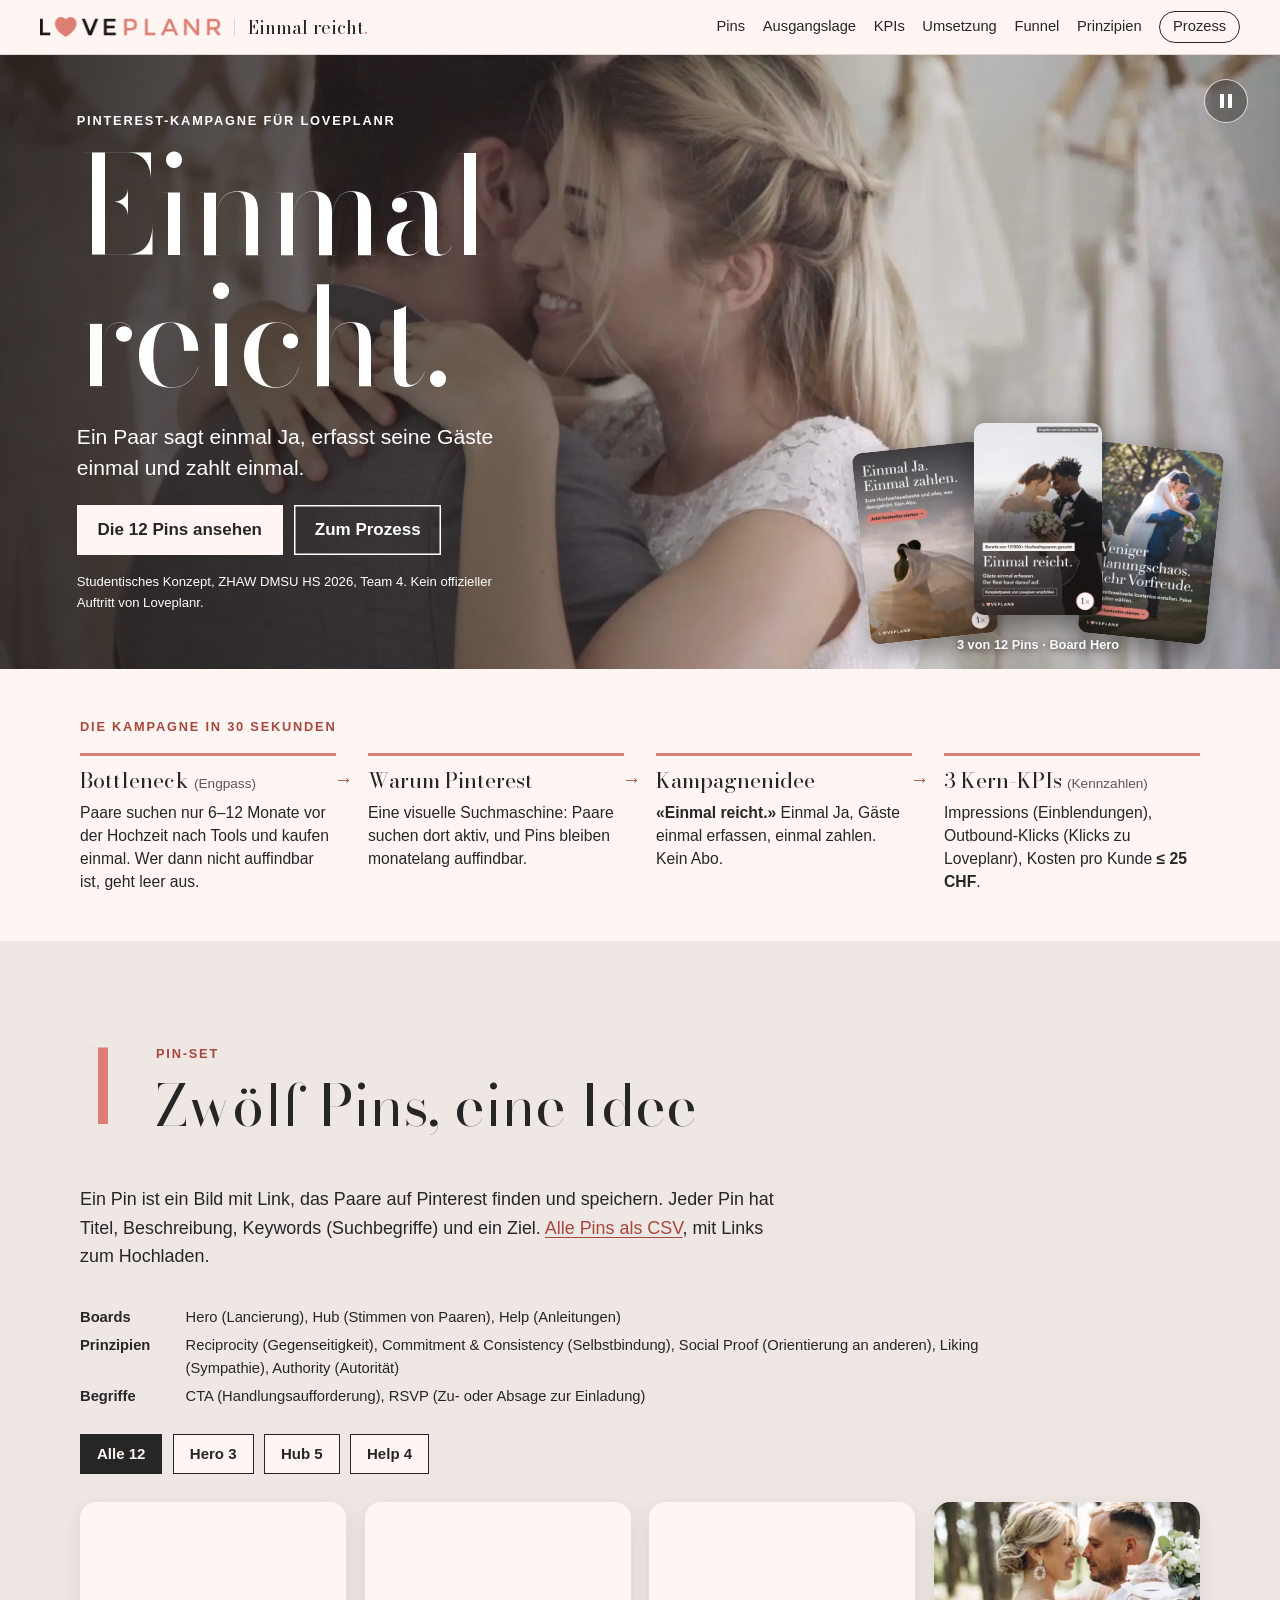
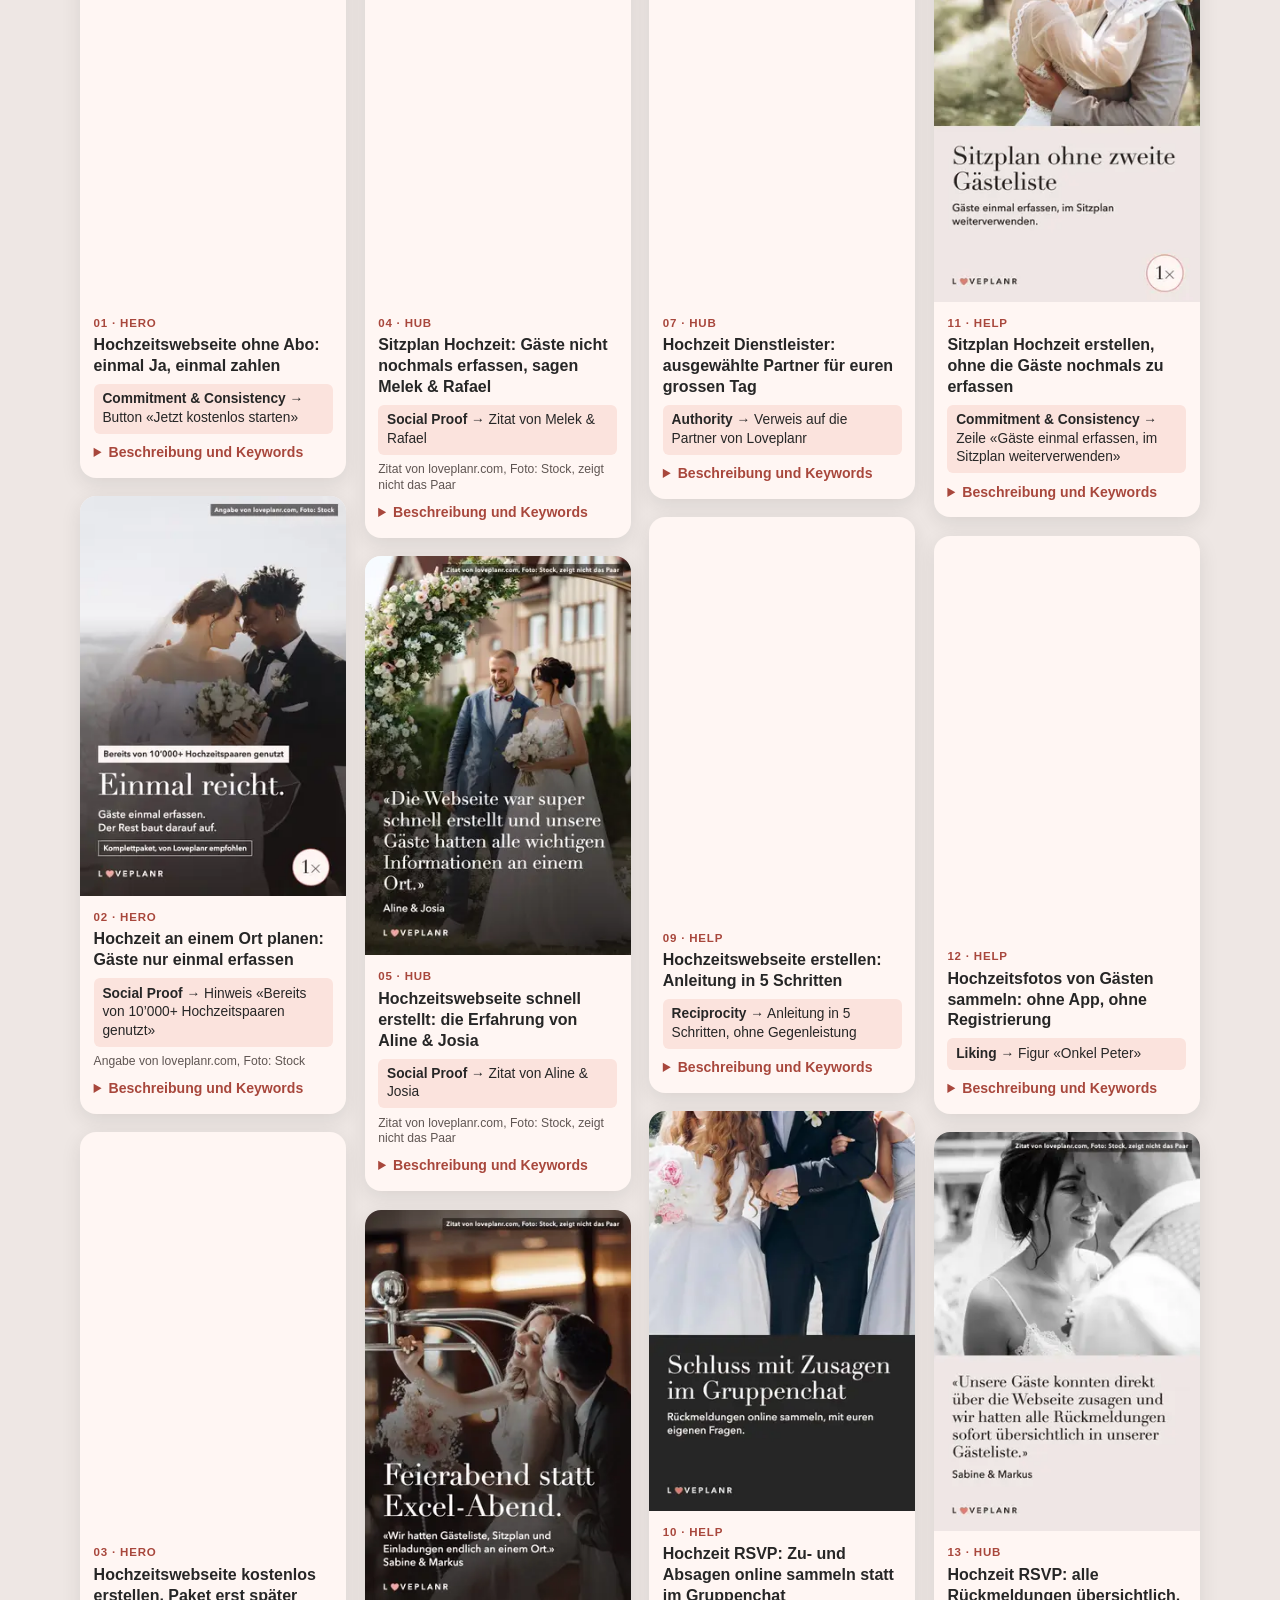
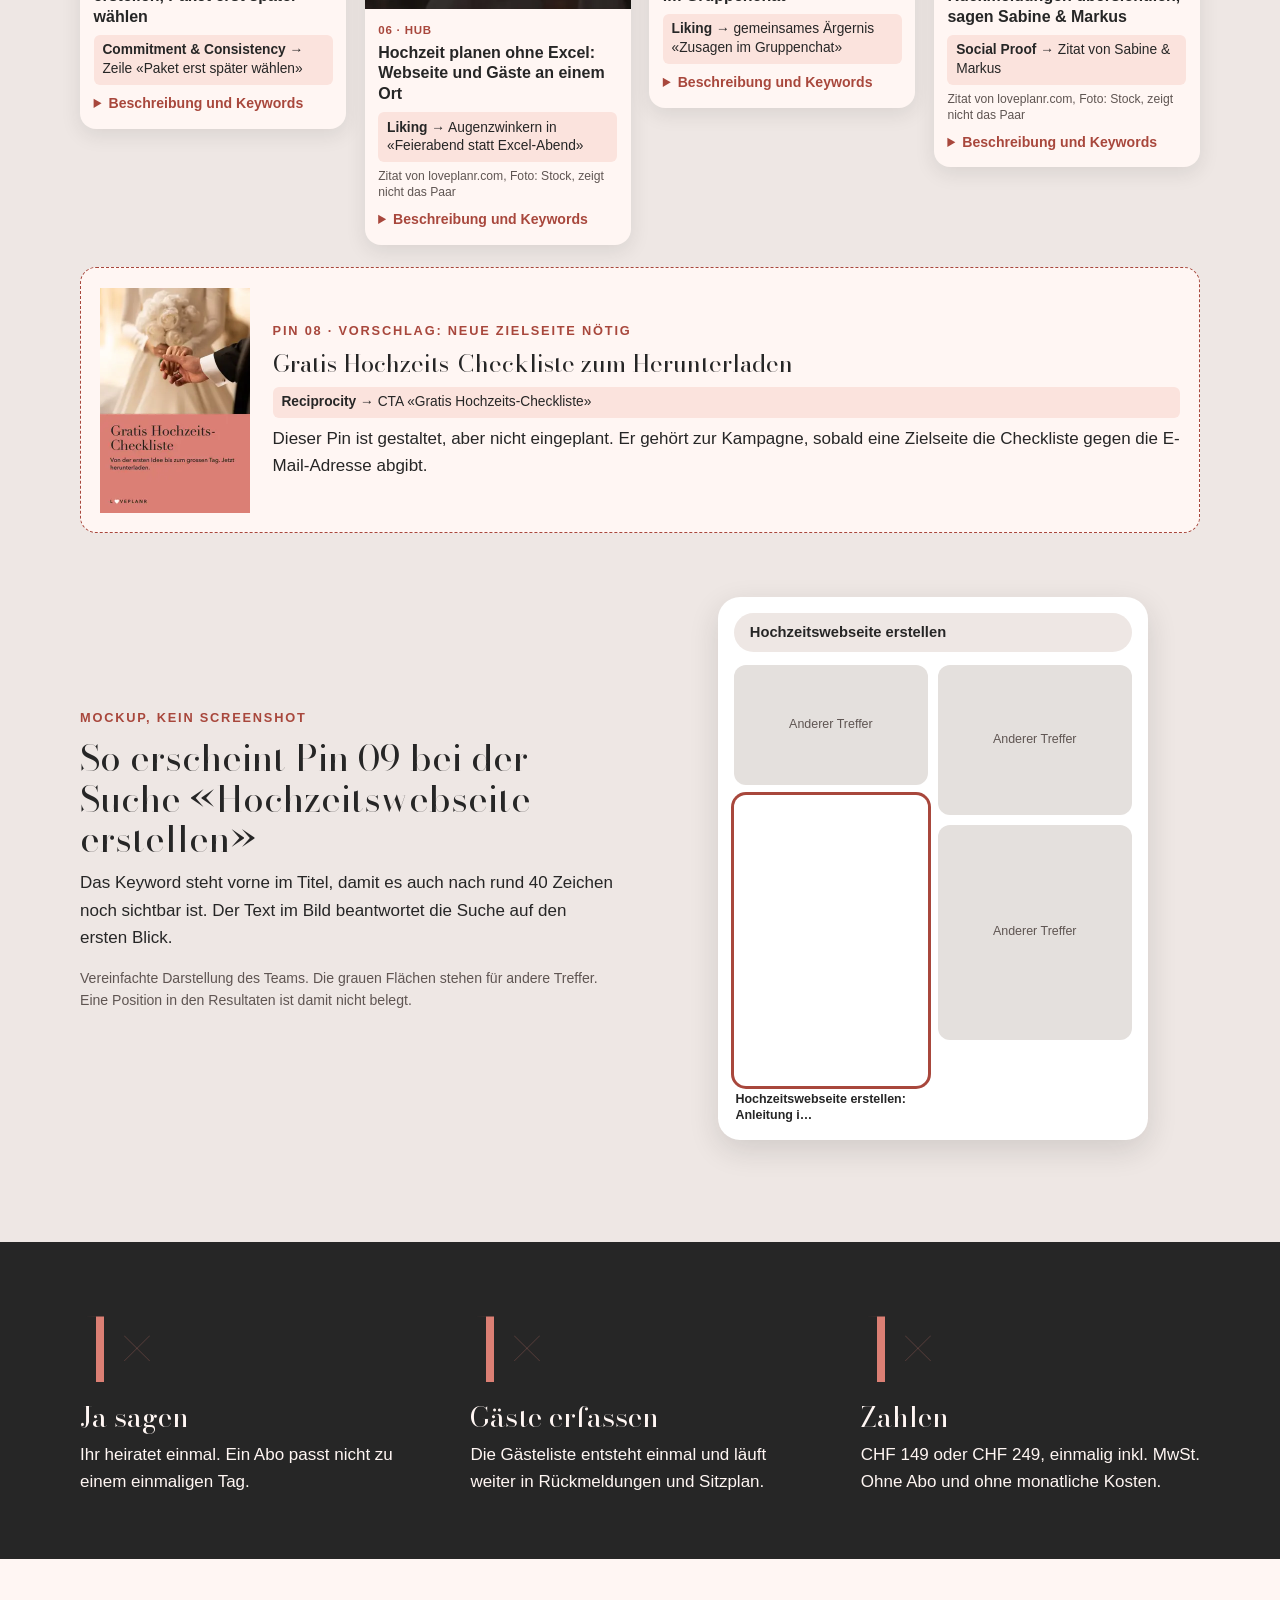
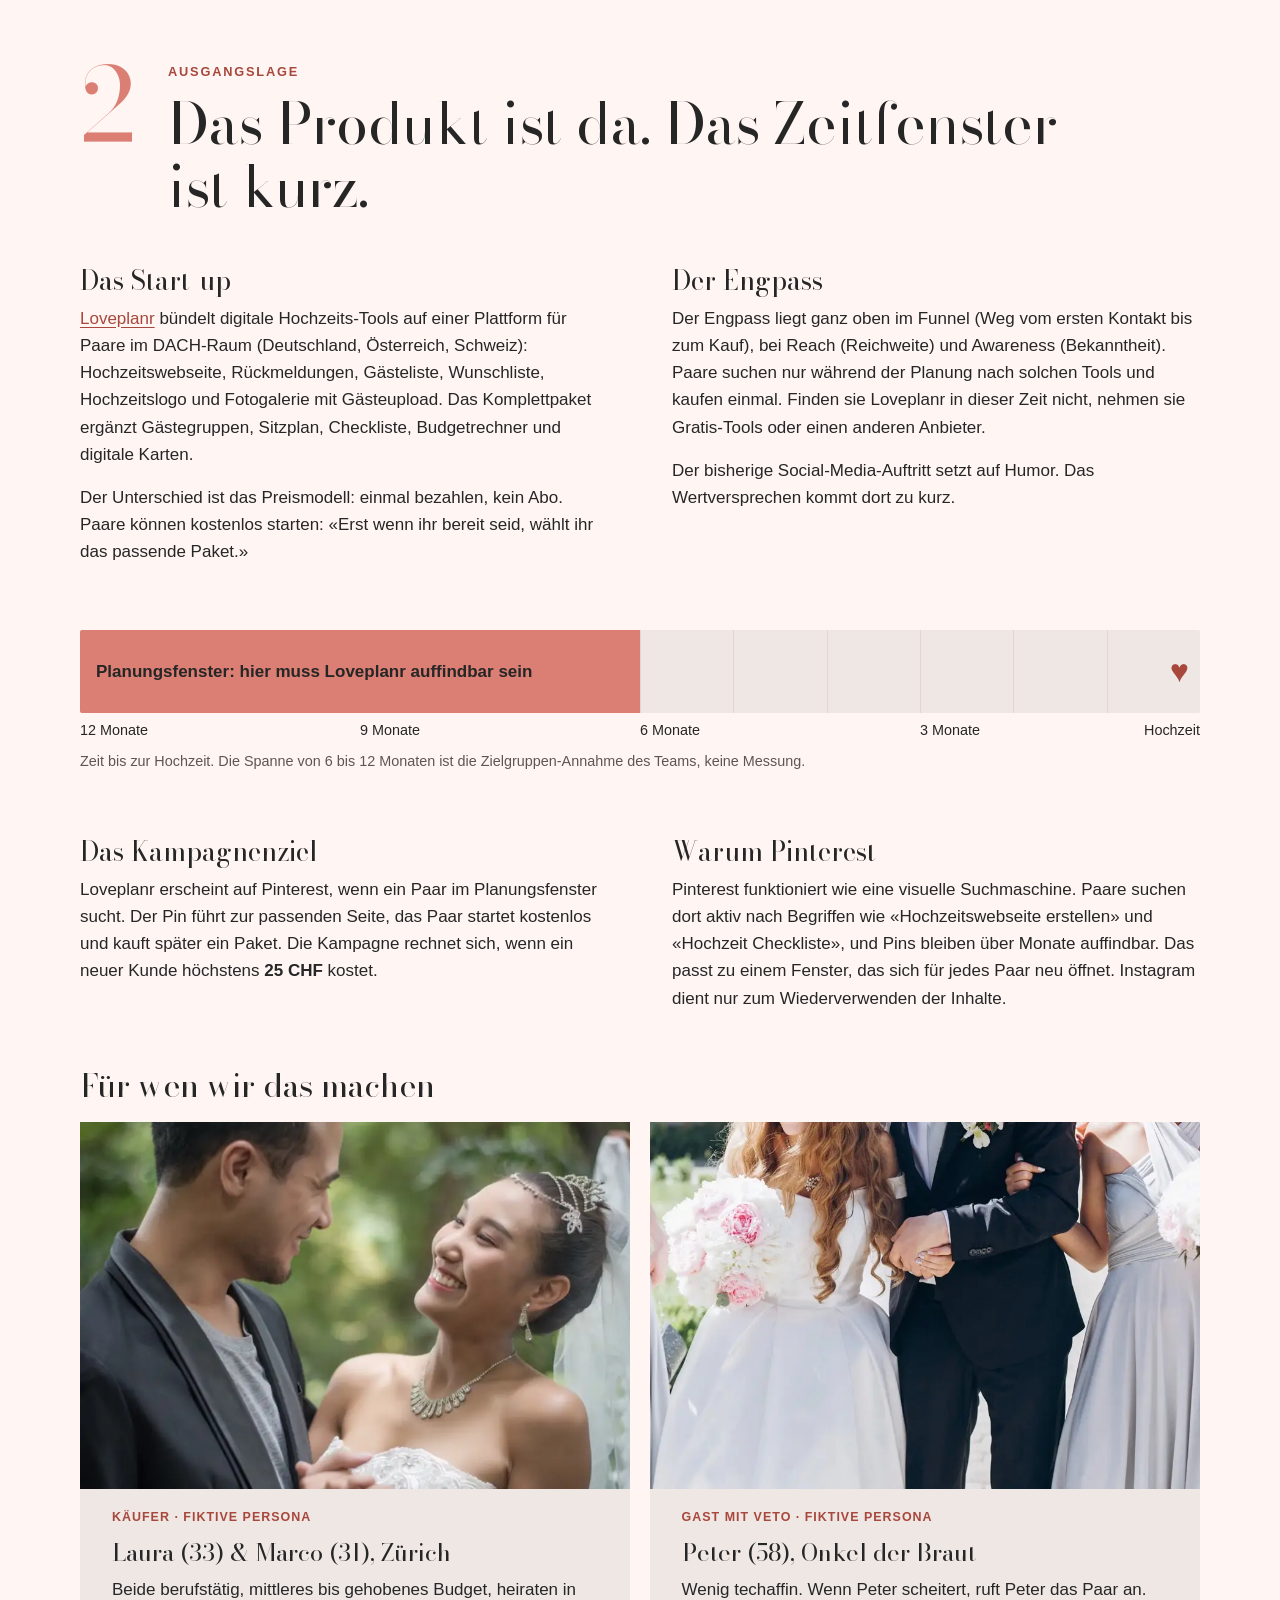
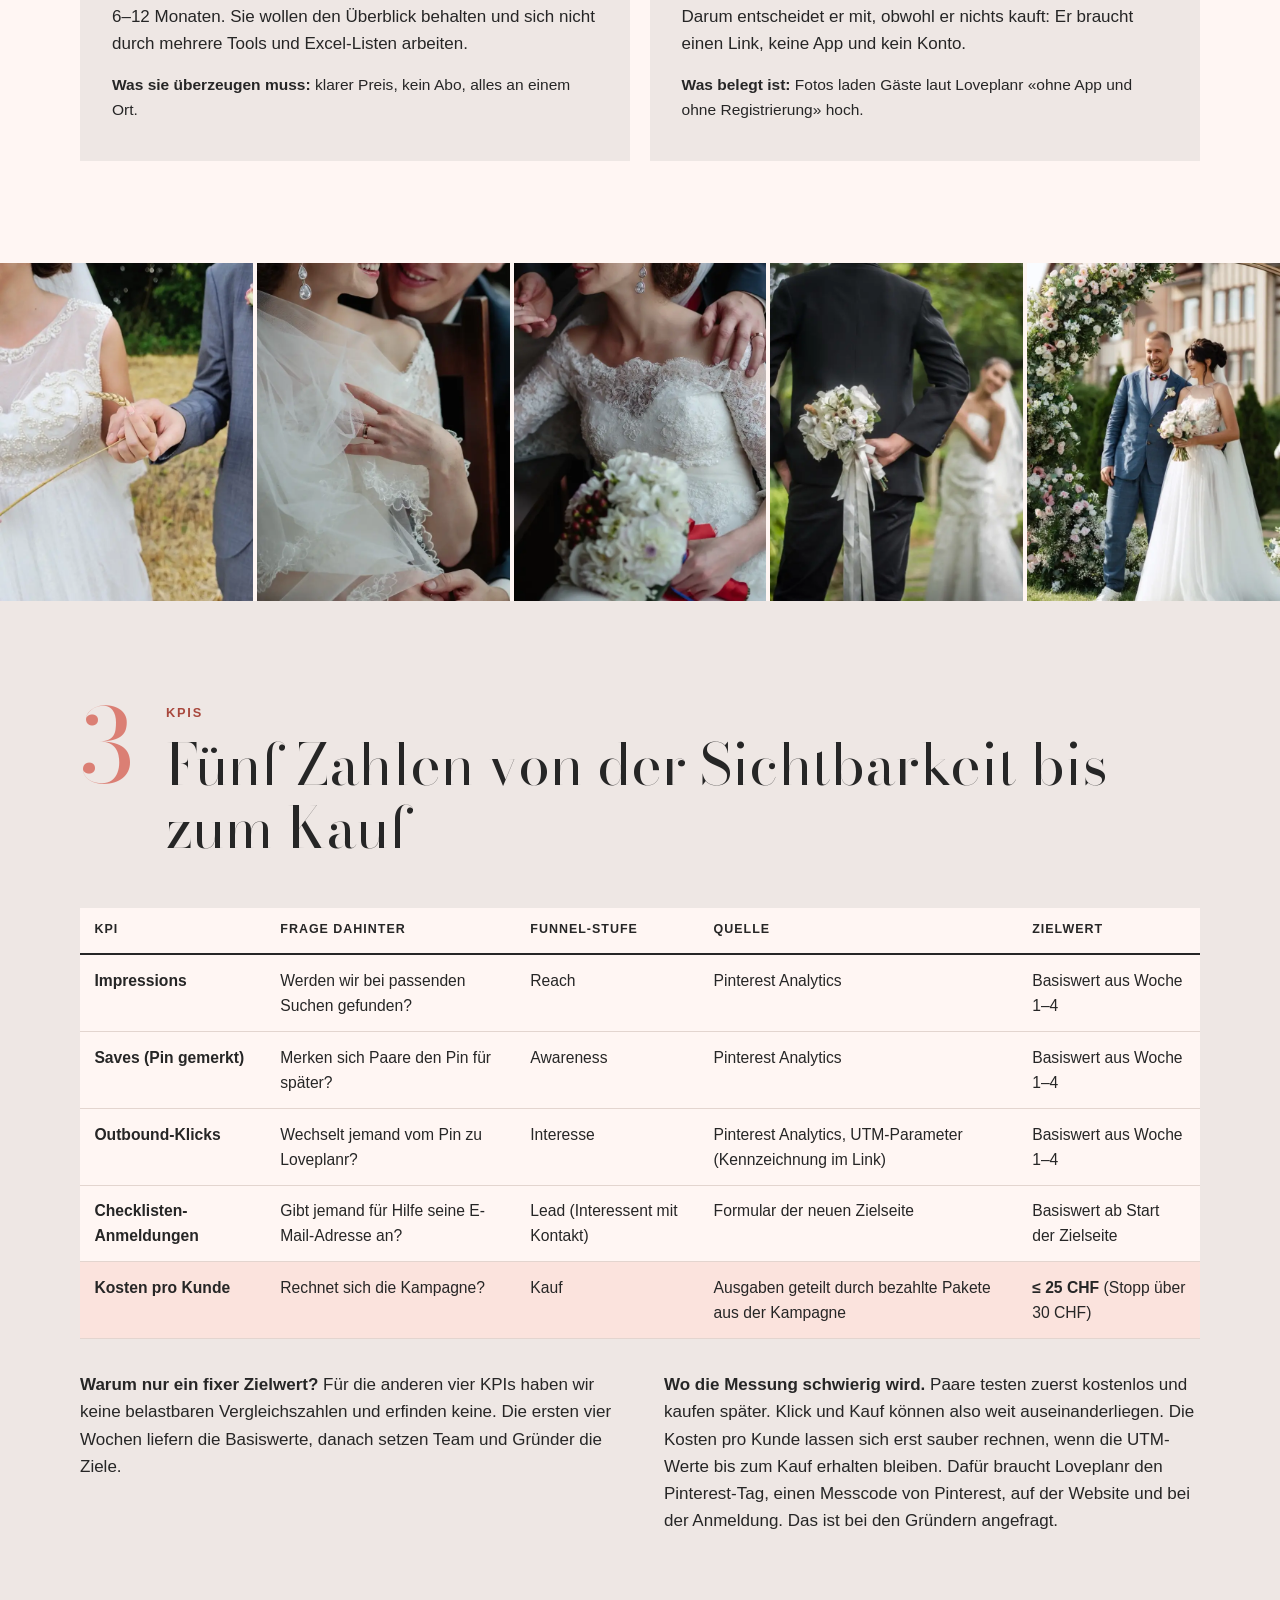
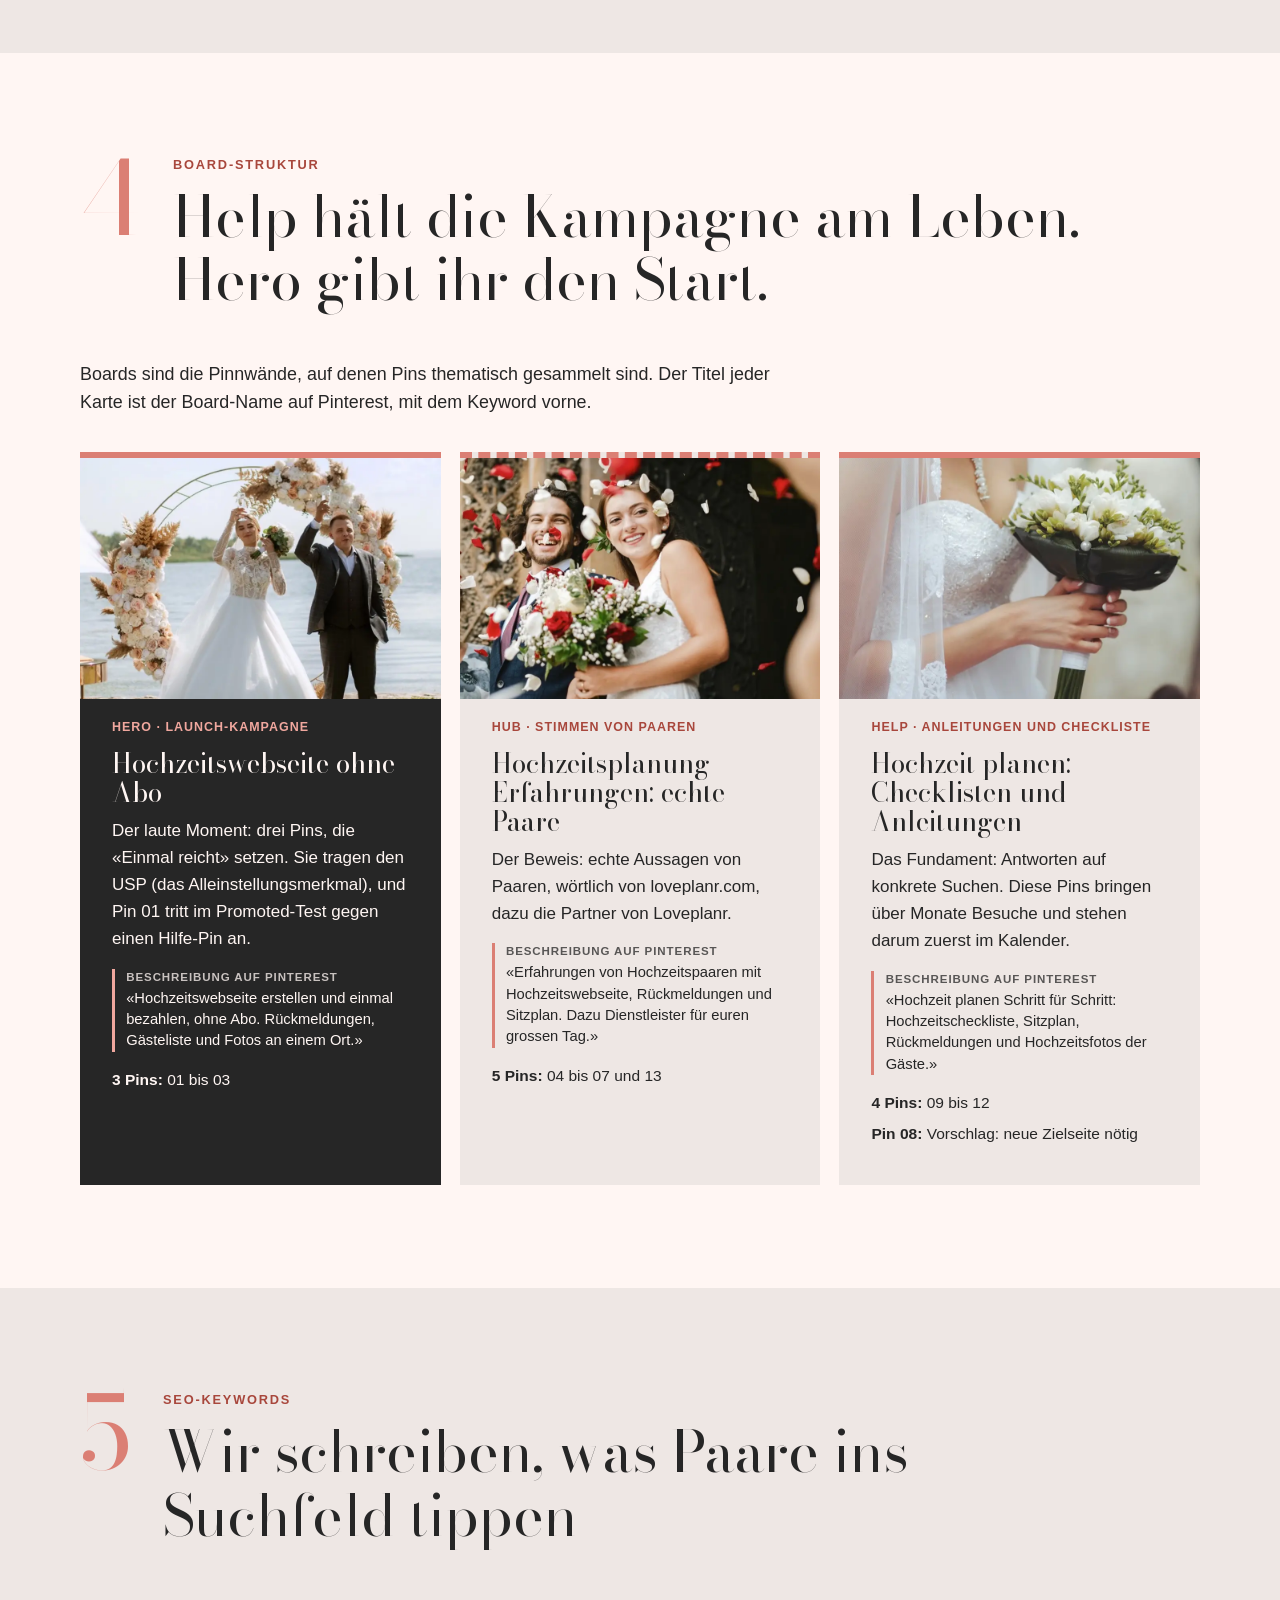
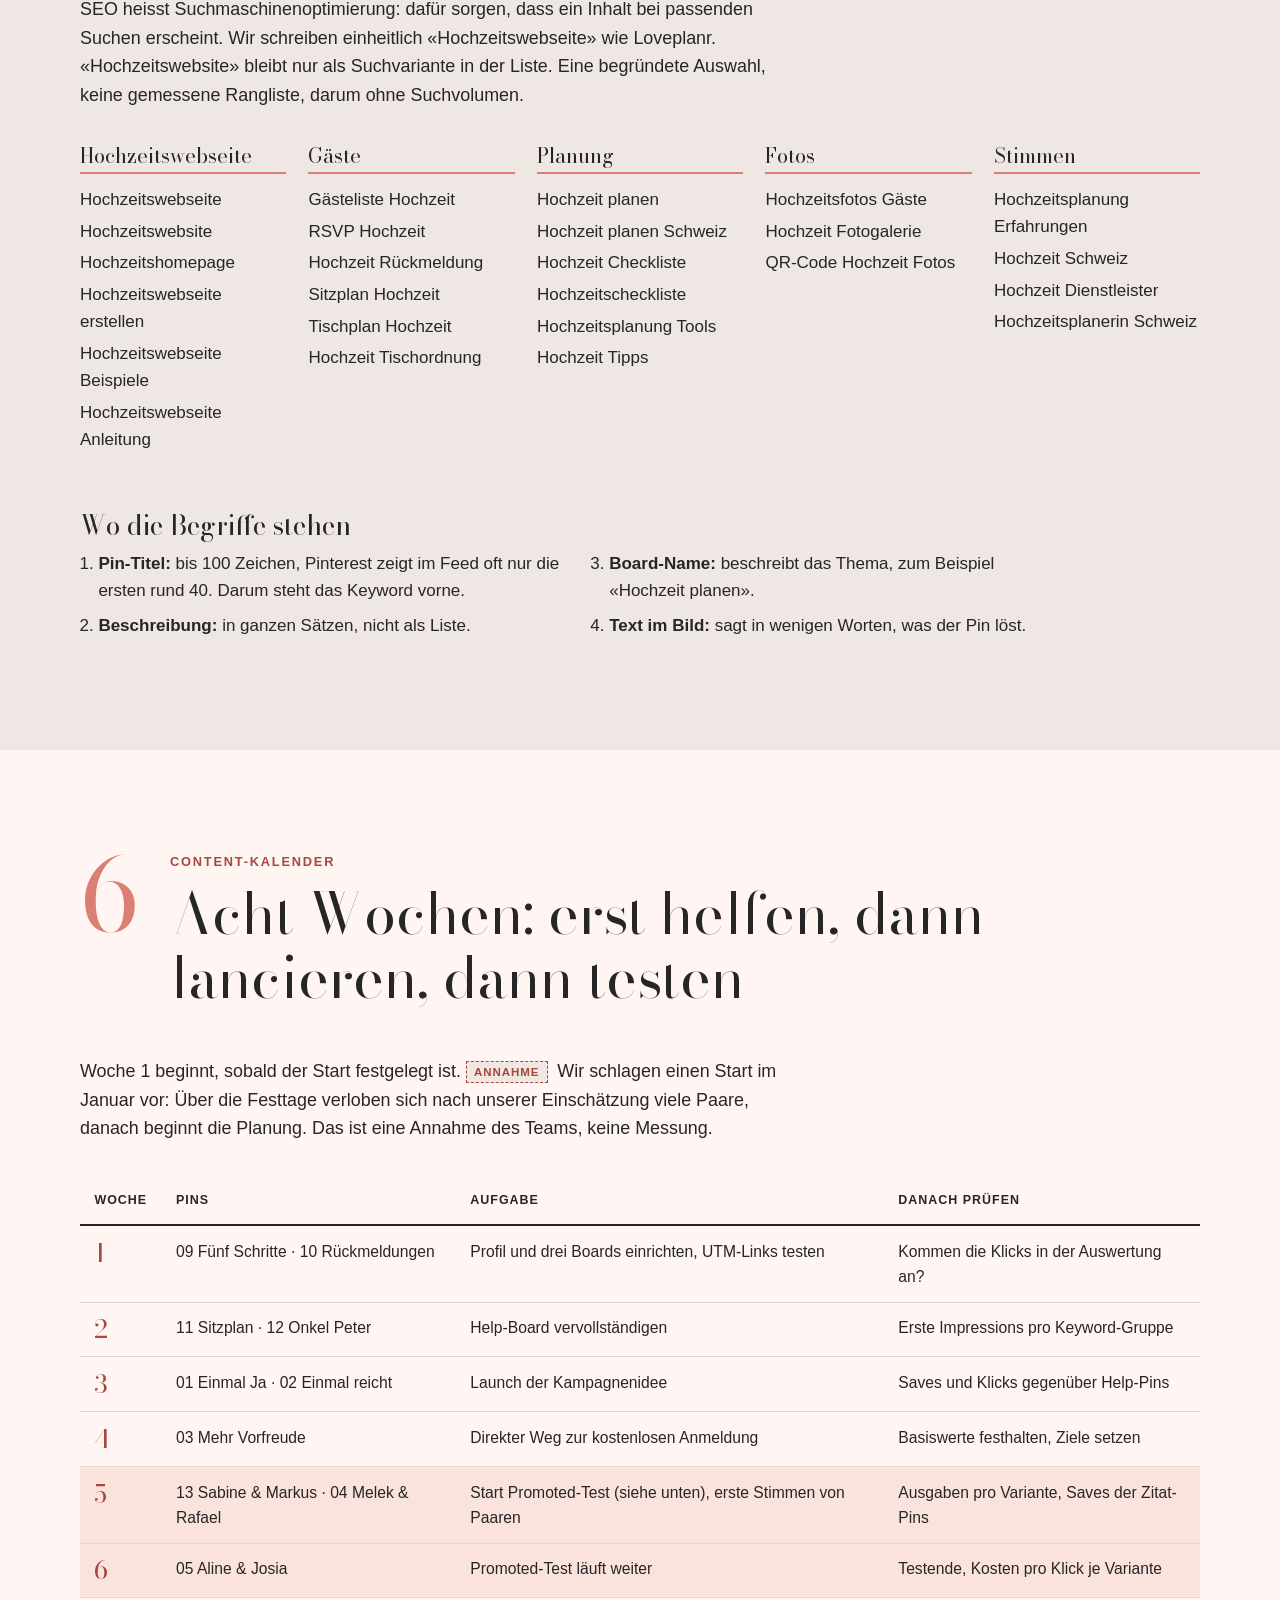
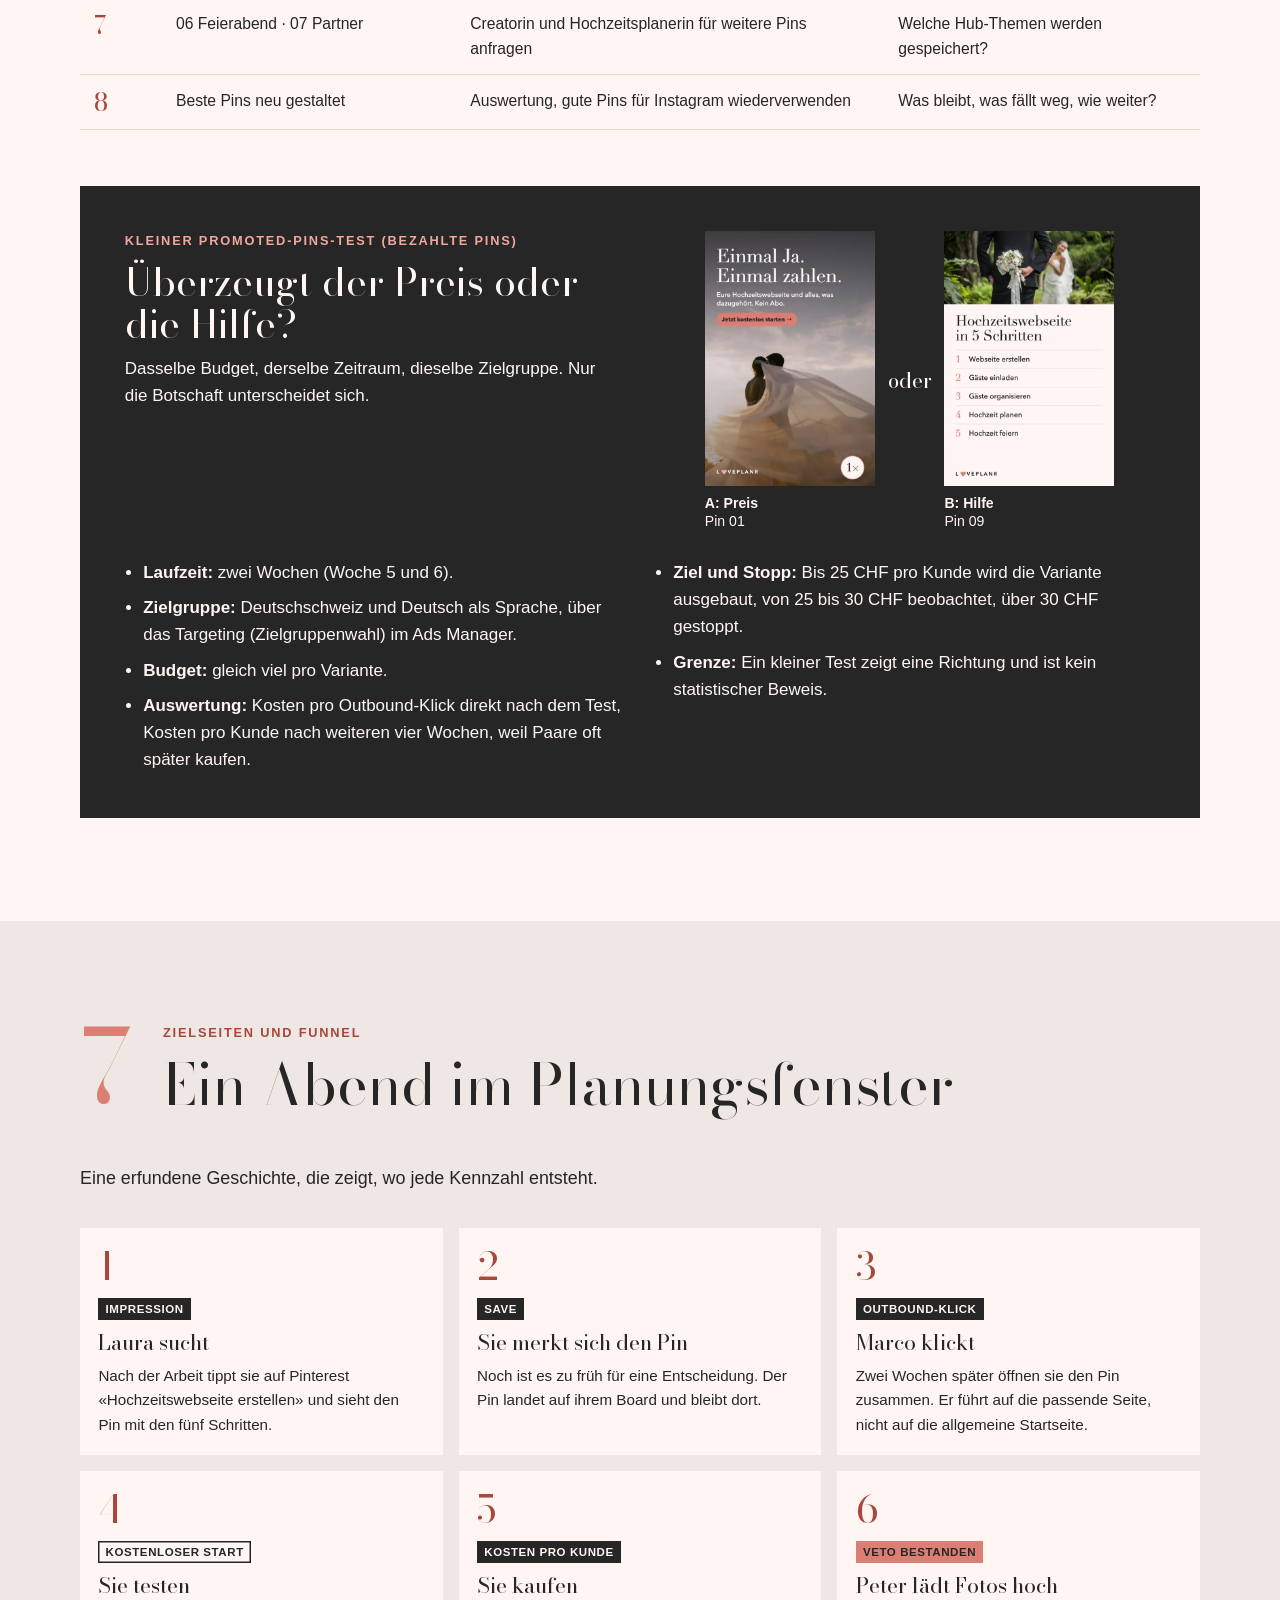
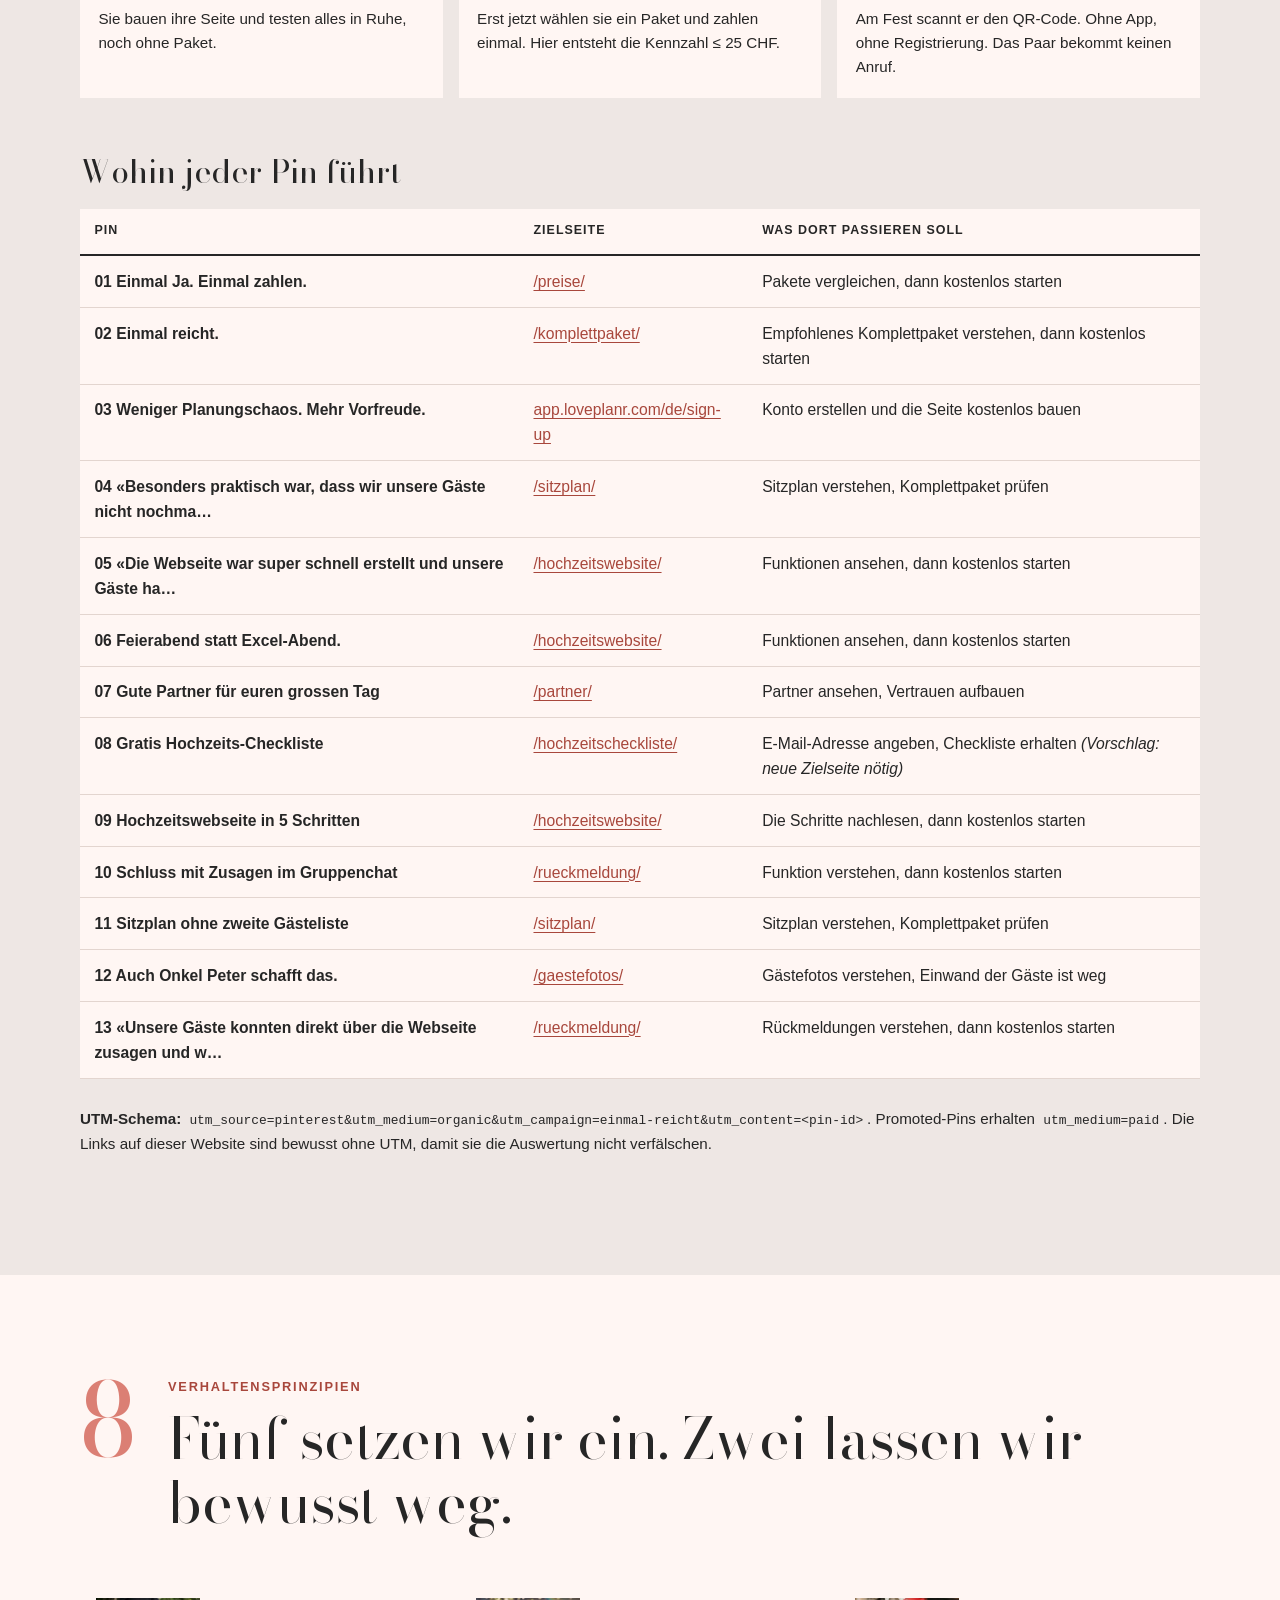
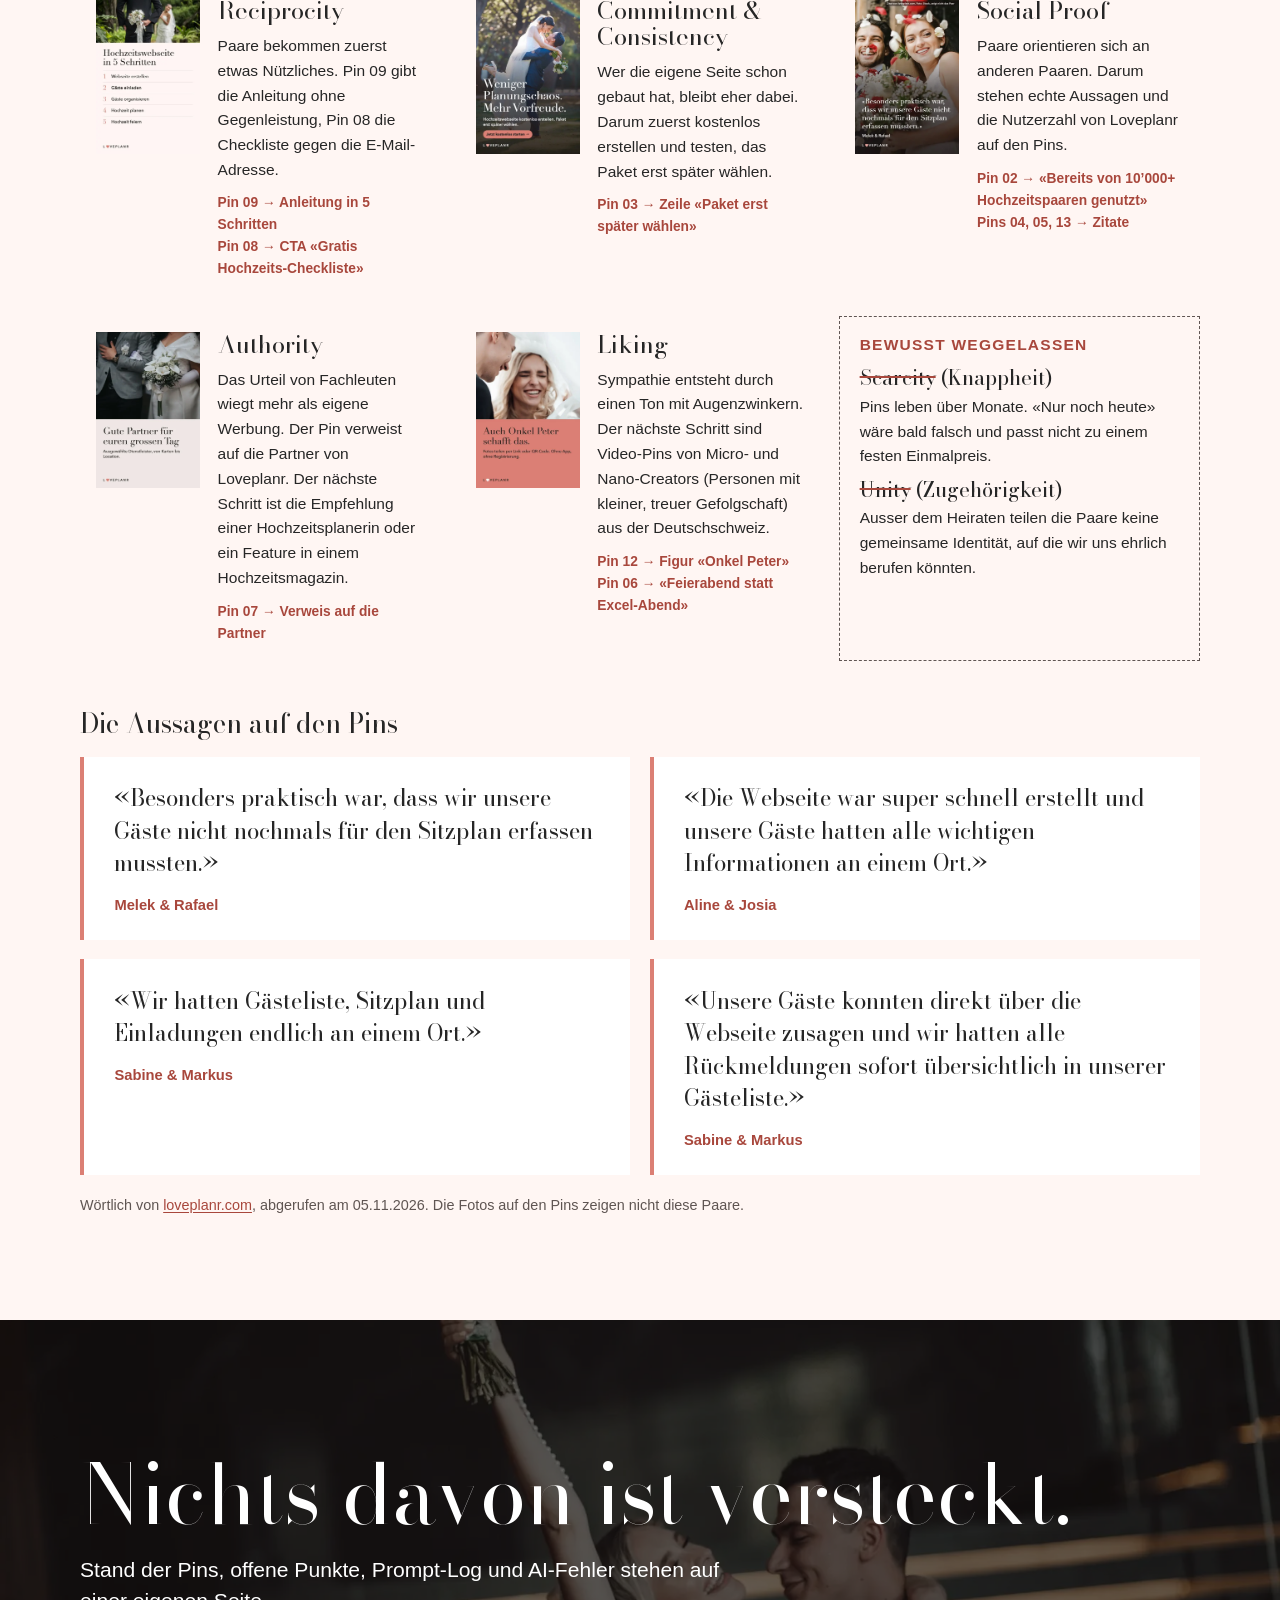
<file: index.html>
<!doctype html>
<html lang="de-CH">
<head>
<meta charset="utf-8">
<meta name="viewport" content="width=device-width, initial-scale=1">
<title>Einmal reicht. Pinterest-Kampagne für Loveplanr</title>
<meta name="description" content="Studentisches Kampagnenkonzept (ZHAW, DMSU HS 2026, Team 4): zwölf Pins, Boards, Keywords, Kalender und Funnel für Loveplanr auf Pinterest.">
<link rel="canonical" href="https://xn--lve-sna.ch/">
<script type="application/ld+json">{"@context":"https://schema.org","@type":"WebSite","name":"Einmal reicht. Pinterest-Kampagne für Loveplanr","url":"https://xn--lve-sna.ch/","inLanguage":"de-CH","description":"Studentisches Kampagnenkonzept der ZHAW (DMSU HS 2026, Team 4) für Loveplanr auf Pinterest. Kein offizieller Auftritt von Loveplanr.","creator":{"@type":"Organization","name":"ZHAW DMSU HS 2026, Team 4"},"about":{"@type":"Organization","name":"Loveplanr","url":"https://loveplanr.com"}}</script>
<meta property="og:title" content="Einmal reicht. Pinterest-Kampagne für Loveplanr">
<meta property="og:description" content="Einmal Ja, Gäste einmal erfassen, einmal zahlen. Studentisches Kampagnenkonzept, ZHAW DMSU HS 2026, Team 4.">
<meta property="og:image" content="https://xn--lve-sna.ch/assets/img/hero-900.jpg">
<meta property="og:type" content="website">
<link rel="icon" href="data:image/svg+xml,%3Csvg xmlns='http://www.w3.org/2000/svg' viewBox='0 0 32 29'%3E%3Cpath fill='%23db7f74' d='M16 29S0 19 0 8.5C0 3.7 3.7 0 8.3 0 11.4 0 14.3 1.7 16 4.4 17.7 1.7 20.6 0 23.7 0 28.3 0 32 3.7 32 8.5 32 19 16 29 16 29z'/%3E%3C/svg%3E">
<link rel="preload" as="image" type="image/webp" fetchpriority="high" href="assets/video/ring-poster-900.webp" imagesrcset="assets/video/ring-poster-900.webp 900w, assets/video/ring-poster.webp 1600w" imagesizes="100vw">
<!-- FONT:START -->
<style>@font-face{font-family:"Bodoni Moda";font-style:normal;font-weight:400;font-display:swap;src:url([data-uri]) format("woff2")}</style>
<!-- FONT:END -->
<link rel="stylesheet" href="assets/site.css">
</head>
<body>
<a class="skip" href="#inhalt">Zum Inhalt</a>

<header class="top">
  <a class="mark" href="#start"><img src="assets/img/loveplanr-logo.webp" width="398" height="44" alt="Loveplanr"><span class="mark-k">Einmal reicht<span aria-hidden="true">.</span></span></a>
  <nav aria-label="Bereiche">
    <a href="#pins" data-spy="pins">Pins</a>
    <a href="#ausgangslage" data-spy="ausgangslage">Ausgangslage</a>
    <a href="#kpi" data-spy="kpi">KPIs</a>
    <a href="#boards" data-spy="boards keywords kalender" title="Boards, Keywords und Kalender">Umsetzung</a>
    <a href="#funnel" data-spy="funnel">Funnel</a>
    <a href="#prinzipien" data-spy="prinzipien">Prinzipien</a>
    <a class="nav-btn" href="prozess/">Prozess</a>
  </nav>
</header>

<section class="hero" id="start">
  <div class="bg" aria-hidden="true">
    <img src="assets/video/ring-poster-900.webp" srcset="assets/video/ring-poster-900.webp 900w, assets/video/ring-poster.webp 1600w" sizes="100vw" width="1600" height="900" alt="" fetchpriority="high">
    <video muted loop playsinline preload="none" data-src="assets/video/ring-{w}.mp4"></video>
  </div>
  <button class="vid-toggle" type="button" aria-pressed="false" hidden><span class="vt-ico" aria-hidden="true"></span><span class="sr">Video anhalten</span></button>
  <div class="hero-txt">
    <p class="eyebrow">Pinterest-Kampagne für Loveplanr</p>
    <h1>Einmal<br>reicht.</h1>
    <p class="lead">Ein Paar sagt einmal Ja, erfasst seine Gäste einmal und zahlt einmal.</p>
    <p class="cta"><a class="btn" href="#pins">Die 12 Pins ansehen</a><a class="btn ghost" href="prozess/">Zum Prozess</a></p>
    <p class="hero-note">Studentisches Konzept, ZHAW DMSU HS 2026, Team 4. Kein offizieller Auftritt von Loveplanr.</p>
  </div>
  <a class="hero-pins" href="#pins" aria-label="Zu den Pins: die drei Hero-Pins 01 bis 03">
    <img src="assets/pins/01-einmal-ja-300.webp" width="300" height="450" alt="" loading="lazy" decoding="async">
    <img src="assets/pins/02-einmal-reicht-300.webp" width="300" height="450" alt="" loading="lazy" decoding="async">
    <img src="assets/pins/03-mehr-vorfreude-300.webp" width="300" height="450" alt="" loading="lazy" decoding="async">
    <span>3 von 12 Pins · Board Hero</span>
  </a>
</section>

<main id="inhalt">

<section class="kurz" aria-labelledby="kurz-h">
  <div class="wrap">
    <h2 id="kurz-h" class="eyebrow">Die Kampagne in 30 Sekunden</h2>
    <ol class="kurz-liste">
      <li><h3>Bottleneck <span>(Engpass)</span></h3><p>Paare suchen nur 6–12 Monate vor der Hochzeit nach Tools und kaufen einmal. Wer dann nicht auffindbar ist, geht leer aus.</p></li>
      <li><h3>Warum Pinterest</h3><p>Eine visuelle Suchmaschine: Paare suchen dort aktiv, und Pins bleiben monatelang auffindbar.</p></li>
      <li><h3>Kampagnenidee</h3><p><strong>«Einmal reicht.»</strong> Einmal Ja, Gäste einmal erfassen, einmal zahlen. Kein Abo.</p></li>
      <li><h3>3 Kern-KPIs <span>(Kennzahlen)</span></h3><p>Impressions (Einblendungen), Outbound-Klicks (Klicks zu Loveplanr), Kosten pro Kunde <strong>≤ 25 CHF</strong>.</p></li>
    </ol>
  </div>
</section>

<section class="sec tint" id="pins">
  <div class="wrap">
    <header class="head"><span class="no">1</span><div><p class="eyebrow">Pin-Set</p><h2>Zwölf Pins, eine Idee</h2></div></header>
    <p class="intro">Ein Pin ist ein Bild mit Link, das Paare auf Pinterest finden und speichern. Jeder Pin hat Titel, Beschreibung, Keywords (Suchbegriffe) und ein Ziel. <a href="assets/pins/pin-set.csv" download>Alle Pins als CSV</a>, mit Links zum Hochladen.</p>
    <dl class="legende">
      <div><dt>Boards</dt><dd>Hero (Lancierung), Hub (Stimmen von Paaren), Help (Anleitungen)</dd></div>
      <div><dt>Prinzipien</dt><dd>Reciprocity (Gegenseitigkeit), Commitment &amp; Consistency (Selbstbindung), Social Proof (Orientierung an anderen), Liking (Sympathie), Authority (Autorität)</dd></div>
      <div><dt>Begriffe</dt><dd>CTA (Handlungsaufforderung), RSVP (Zu- oder Absage zur Einladung)</dd></div>
    </dl>
    <div class="wall">
      <input type="radio" name="f" id="f-all" checked><label for="f-all">Alle 12</label>
      <input type="radio" name="f" id="f-hero"><label for="f-hero">Hero 3</label>
      <input type="radio" name="f" id="f-hub"><label for="f-hub">Hub 5</label>
      <input type="radio" name="f" id="f-help"><label for="f-help">Help 4</label>
      <div class="pins">
<!-- PINS:START -->
<article class="pin hero-p">
<a class="bild" href="assets/pins/01-einmal-ja.jpg" aria-label="Pin 01 in voller Grösse öffnen"><img src="assets/pins/01-einmal-ja-500.webp" srcset="assets/pins/01-einmal-ja-300.webp 300w, assets/pins/01-einmal-ja-500.webp 500w" sizes="(max-width:760px) 46vw, (max-width:1200px) 23vw, 280px" width="500" height="750" loading="lazy" decoding="async" alt="Pin 01: Einmal Ja. Einmal zahlen. Eure Hochzeitswebseite und alles, was dazugehört. Kein Abo. Button: Jetzt kostenlos starten."></a>
<p class="pin-tag">01 · Hero</p>
<h3>Hochzeitswebseite ohne Abo: einmal Ja, einmal zahlen</h3>
<p class="pz"><strong>Commitment &amp; Consistency</strong> → Button «Jetzt kostenlos starten»</p>
<details><summary>Beschreibung und Keywords</summary>
<p>Hochzeitswebseite, Rückmeldungen, Gästeliste, Wunschliste und Fotogalerie an einem Ort. Ab CHF 149, einmalig und ohne Abo. Kostenlos ausprobieren, Paket erst später wählen.</p>
<p><strong>Keywords:</strong> Hochzeitswebseite, Hochzeitswebseite erstellen, Hochzeit planen Schweiz</p>
</details>
</article>
<article class="pin hero-p">
<a class="bild" href="assets/pins/02-einmal-reicht.jpg" aria-label="Pin 02 in voller Grösse öffnen"><img src="assets/pins/02-einmal-reicht-500.webp" srcset="assets/pins/02-einmal-reicht-300.webp 300w, assets/pins/02-einmal-reicht-500.webp 500w" sizes="(max-width:760px) 46vw, (max-width:1200px) 23vw, 280px" width="500" height="750" loading="lazy" decoding="async" alt="Pin 02: Bereits von 10’000+ Hochzeitspaaren genutzt. Einmal reicht. Gäste einmal erfassen. Der Rest baut darauf auf. Komplettpaket, von Loveplanr empfohlen. Angabe von loveplanr.com, Foto: Stock."></a>
<p class="pin-tag">02 · Hero</p>
<h3>Hochzeit an einem Ort planen: Gäste nur einmal erfassen</h3>
<p class="pz"><strong>Social Proof</strong> → Hinweis «Bereits von 10’000+ Hochzeitspaaren genutzt»</p>
<p class="pin-note">Angabe von loveplanr.com, Foto: Stock</p><details><summary>Beschreibung und Keywords</summary>
<p>Bereits von 10’000+ Hochzeitspaaren genutzt. Webseite, Rückmeldungen, Sitzplan, Checkliste, Budget und digitale Karten im Komplettpaket, das Loveplanr selbst empfiehlt. CHF 249, einmalig und ohne Abo. Die Gästeliste erfasst ihr nur einmal.</p>
<p><strong>Keywords:</strong> Hochzeit planen, Hochzeitsplanung Tools, Gästeliste Hochzeit</p>
</details>
</article>
<article class="pin hero-p">
<a class="bild" href="assets/pins/03-mehr-vorfreude.jpg" aria-label="Pin 03 in voller Grösse öffnen"><img src="assets/pins/03-mehr-vorfreude-500.webp" srcset="assets/pins/03-mehr-vorfreude-300.webp 300w, assets/pins/03-mehr-vorfreude-500.webp 500w" sizes="(max-width:760px) 46vw, (max-width:1200px) 23vw, 280px" width="500" height="750" loading="lazy" decoding="async" alt="Pin 03: Weniger Planungschaos. Mehr Vorfreude. Hochzeitswebseite kostenlos erstellen. Paket erst später wählen. Button: Jetzt kostenlos starten."></a>
<p class="pin-tag">03 · Hero</p>
<h3>Hochzeitswebseite kostenlos erstellen, Paket erst später wählen</h3>
<p class="pz"><strong>Commitment &amp; Consistency</strong> → Zeile «Paket erst später wählen»</p>
<details><summary>Beschreibung und Keywords</summary>
<p>Startet mit eurer Hochzeitswebseite und testet alle Funktionen in Ruhe. Erst wenn ihr bereit seid, wählt ihr das passende Paket. Einmalig bezahlt, ohne Abo.</p>
<p><strong>Keywords:</strong> Hochzeitswebseite erstellen, Hochzeitshomepage, Hochzeit Ideen</p>
</details>
</article>
<article class="pin hub-p">
<a class="bild" href="assets/pins/04-melek-rafael.jpg" aria-label="Pin 04 in voller Grösse öffnen"><img src="assets/pins/04-melek-rafael-500.webp" srcset="assets/pins/04-melek-rafael-300.webp 300w, assets/pins/04-melek-rafael-500.webp 500w" sizes="(max-width:760px) 46vw, (max-width:1200px) 23vw, 280px" width="500" height="750" loading="lazy" decoding="async" alt="Pin 04: «Besonders praktisch war, dass wir unsere Gäste nicht nochmals für den Sitzplan erfassen mussten.» Melek &amp; Rafael Zitat von loveplanr.com, Foto: Stock, zeigt nicht das Paar."></a>
<p class="pin-tag">04 · Hub</p>
<h3>Sitzplan Hochzeit: Gäste nicht nochmals erfassen, sagen Melek &amp; Rafael</h3>
<p class="pz"><strong>Social Proof</strong> → Zitat von Melek &amp; Rafael</p>
<p class="pin-note">Zitat von loveplanr.com, Foto: Stock, zeigt nicht das Paar</p><details><summary>Beschreibung und Keywords</summary>
<p>«Besonders praktisch war, dass wir unsere Gäste nicht nochmals für den Sitzplan erfassen mussten.» Melek &amp; Rafael über Loveplanr. Eure Gästeliste fliesst direkt in den Sitzplan.</p>
<p><strong>Keywords:</strong> Sitzplan Hochzeit, Hochzeitsplanung Erfahrungen, Hochzeit Schweiz</p>
</details>
</article>
<article class="pin hub-p">
<a class="bild" href="assets/pins/05-aline-josia.jpg" aria-label="Pin 05 in voller Grösse öffnen"><img src="assets/pins/05-aline-josia-500.webp" srcset="assets/pins/05-aline-josia-300.webp 300w, assets/pins/05-aline-josia-500.webp 500w" sizes="(max-width:760px) 46vw, (max-width:1200px) 23vw, 280px" width="500" height="750" loading="lazy" decoding="async" alt="Pin 05: «Die Webseite war super schnell erstellt und unsere Gäste hatten alle wichtigen Informationen an einem Ort.» Aline &amp; Josia Zitat von loveplanr.com, Foto: Stock, zeigt nicht das Paar."></a>
<p class="pin-tag">05 · Hub</p>
<h3>Hochzeitswebseite schnell erstellt: die Erfahrung von Aline &amp; Josia</h3>
<p class="pz"><strong>Social Proof</strong> → Zitat von Aline &amp; Josia</p>
<p class="pin-note">Zitat von loveplanr.com, Foto: Stock, zeigt nicht das Paar</p><details><summary>Beschreibung und Keywords</summary>
<p>«Die Webseite war super schnell erstellt und unsere Gäste hatten alle wichtigen Informationen an einem Ort.» Aline &amp; Josia über Loveplanr. Designs ansehen und kostenlos starten.</p>
<p><strong>Keywords:</strong> Hochzeitswebseite erstellen, Hochzeitswebseite Beispiele, Hochzeitshomepage Inspiration</p>
</details>
</article>
<article class="pin hub-p">
<a class="bild" href="assets/pins/06-feierabend.jpg" aria-label="Pin 06 in voller Grösse öffnen"><img src="assets/pins/06-feierabend-500.webp" srcset="assets/pins/06-feierabend-300.webp 300w, assets/pins/06-feierabend-500.webp 500w" sizes="(max-width:760px) 46vw, (max-width:1200px) 23vw, 280px" width="500" height="750" loading="lazy" decoding="async" alt="Pin 06: Feierabend statt Excel-Abend. «Wir hatten Gästeliste, Sitzplan und Einladungen endlich an einem Ort.» Sabine &amp; Markus Zitat von loveplanr.com, Foto: Stock, zeigt nicht das Paar."></a>
<p class="pin-tag">06 · Hub</p>
<h3>Hochzeit planen ohne Excel: Webseite und Gäste an einem Ort</h3>
<p class="pz"><strong>Liking</strong> → Augenzwinkern in «Feierabend statt Excel-Abend»</p>
<p class="pin-note">Zitat von loveplanr.com, Foto: Stock, zeigt nicht das Paar</p><details><summary>Beschreibung und Keywords</summary>
<p>«Wir hatten Gästeliste, Sitzplan und Einladungen endlich an einem Ort.» Sabine &amp; Markus über Loveplanr. So bleibt nach der Arbeit mehr Zeit für alles andere als für Tabellen.</p>
<p><strong>Keywords:</strong> Hochzeit planen, Hochzeitsvorbereitung, Hochzeitsplanung Tools</p>
</details>
</article>
<article class="pin hub-p">
<a class="bild" href="assets/pins/07-partner.jpg" aria-label="Pin 07 in voller Grösse öffnen"><img src="assets/pins/07-partner-500.webp" srcset="assets/pins/07-partner-300.webp 300w, assets/pins/07-partner-500.webp 500w" sizes="(max-width:760px) 46vw, (max-width:1200px) 23vw, 280px" width="500" height="750" loading="lazy" decoding="async" alt="Pin 07: Gute Partner für euren grossen Tag Ausgewählte Dienstleister, von Karten bis Location."></a>
<p class="pin-tag">07 · Hub</p>
<h3>Hochzeit Dienstleister: ausgewählte Partner für euren grossen Tag</h3>
<p class="pz"><strong>Authority</strong> → Verweis auf die Partner von Loveplanr</p>
<details><summary>Beschreibung und Keywords</summary>
<p>Von Hochzeitskarten über Fotografie bis zur Location: Auf dieser Seite findet ihr ausgewählte Partner von Loveplanr.</p>
<p><strong>Keywords:</strong> Hochzeit Dienstleister, Hochzeitsplanerin Schweiz, Hochzeitsplanung Tipps</p>
</details>
</article>
<article class="pin help-p">
<a class="bild" href="assets/pins/09-fuenf-schritte.jpg" aria-label="Pin 09 in voller Grösse öffnen"><img src="assets/pins/09-fuenf-schritte-500.webp" srcset="assets/pins/09-fuenf-schritte-300.webp 300w, assets/pins/09-fuenf-schritte-500.webp 500w" sizes="(max-width:760px) 46vw, (max-width:1200px) 23vw, 280px" width="500" height="750" loading="lazy" decoding="async" alt="Pin 09: Hochzeitswebseite in 5 Schritten Webseite erstellen, Gäste einladen, Gäste organisieren, Hochzeit planen, Hochzeit feiern"></a>
<p class="pin-tag">09 · Help</p>
<h3>Hochzeitswebseite erstellen: Anleitung in 5 Schritten</h3>
<p class="pz"><strong>Reciprocity</strong> → Anleitung in 5 Schritten, ohne Gegenleistung</p>
<details><summary>Beschreibung und Keywords</summary>
<p>Webseite erstellen, Gäste einladen, Gäste organisieren, Hochzeit planen, Hochzeit feiern. So kommt ihr Schritt für Schritt von der ersten Seite bis zum grossen Tag.</p>
<p><strong>Keywords:</strong> Hochzeitswebseite erstellen, Hochzeitswebseite Anleitung, Hochzeit Tipps</p>
</details>
</article>
<article class="pin help-p">
<a class="bild" href="assets/pins/10-rueckmeldungen.jpg" aria-label="Pin 10 in voller Grösse öffnen"><img src="assets/pins/10-rueckmeldungen-500.webp" srcset="assets/pins/10-rueckmeldungen-300.webp 300w, assets/pins/10-rueckmeldungen-500.webp 500w" sizes="(max-width:760px) 46vw, (max-width:1200px) 23vw, 280px" width="500" height="750" loading="lazy" decoding="async" alt="Pin 10: Schluss mit Zusagen im Gruppenchat Rückmeldungen online sammeln, mit euren eigenen Fragen."></a>
<p class="pin-tag">10 · Help</p>
<h3>Hochzeit RSVP: Zu- und Absagen online sammeln statt im Gruppenchat</h3>
<p class="pz"><strong>Liking</strong> → gemeinsames Ärgernis «Zusagen im Gruppenchat»</p>
<details><summary>Beschreibung und Keywords</summary>
<p>Sammelt Zu- und Absagen eurer Gäste direkt online und stellt eure eigenen Fragen. So bleibt alles an einem Ort und niemand geht im Chat verloren.</p>
<p><strong>Keywords:</strong> RSVP Hochzeit, Hochzeit Rückmeldung, Gästeliste Hochzeit</p>
</details>
</article>
<article class="pin help-p">
<a class="bild" href="assets/pins/11-sitzplan.jpg" aria-label="Pin 11 in voller Grösse öffnen"><img src="assets/pins/11-sitzplan-500.webp" srcset="assets/pins/11-sitzplan-300.webp 300w, assets/pins/11-sitzplan-500.webp 500w" sizes="(max-width:760px) 46vw, (max-width:1200px) 23vw, 280px" width="500" height="750" loading="lazy" decoding="async" alt="Pin 11: Sitzplan ohne zweite Gästeliste Gäste einmal erfassen, im Sitzplan weiterverwenden."></a>
<p class="pin-tag">11 · Help</p>
<h3>Sitzplan Hochzeit erstellen, ohne die Gäste nochmals zu erfassen</h3>
<p class="pz"><strong>Commitment &amp; Consistency</strong> → Zeile «Gäste einmal erfassen, im Sitzplan weiterverwenden»</p>
<details><summary>Beschreibung und Keywords</summary>
<p>Eure Gästeliste fliesst direkt in den Sitzplan, inklusive druckfertigem Saalplan. Enthalten im Komplettpaket.</p>
<p><strong>Keywords:</strong> Sitzplan Hochzeit, Tischplan Hochzeit, Hochzeit Tischordnung</p>
</details>
</article>
<article class="pin help-p">
<a class="bild" href="assets/pins/12-onkel-peter.jpg" aria-label="Pin 12 in voller Grösse öffnen"><img src="assets/pins/12-onkel-peter-500.webp" srcset="assets/pins/12-onkel-peter-300.webp 300w, assets/pins/12-onkel-peter-500.webp 500w" sizes="(max-width:760px) 46vw, (max-width:1200px) 23vw, 280px" width="500" height="750" loading="lazy" decoding="async" alt="Pin 12: Auch Onkel Peter schafft das. Fotos teilen per Link oder QR-Code. Ohne App, ohne Registrierung."></a>
<p class="pin-tag">12 · Help</p>
<h3>Hochzeitsfotos von Gästen sammeln: ohne App, ohne Registrierung</h3>
<p class="pz"><strong>Liking</strong> → Figur «Onkel Peter»</p>
<details><summary>Beschreibung und Keywords</summary>
<p>Teilt den Galerie-Link oder QR-Code auf der Einladung oder am Fest. Eure Gäste laden ihre Fotos und Videos hoch, ganz ohne App und ohne Registrierung.</p>
<p><strong>Keywords:</strong> Hochzeitsfotos Gäste, Hochzeit Fotogalerie, QR-Code Hochzeit Fotos</p>
</details>
</article>
<article class="pin hub-p">
<a class="bild" href="assets/pins/13-sabine-markus.jpg" aria-label="Pin 13 in voller Grösse öffnen"><img src="assets/pins/13-sabine-markus-500.webp" srcset="assets/pins/13-sabine-markus-300.webp 300w, assets/pins/13-sabine-markus-500.webp 500w" sizes="(max-width:760px) 46vw, (max-width:1200px) 23vw, 280px" width="500" height="750" loading="lazy" decoding="async" alt="Pin 13: «Unsere Gäste konnten direkt über die Webseite zusagen und wir hatten alle Rückmeldungen sofort übersichtlich in unserer Gästeliste.» Sabine &amp; Markus Zitat von loveplanr.com, Foto: Stock, zeigt nicht das Paar."></a>
<p class="pin-tag">13 · Hub</p>
<h3>Hochzeit RSVP: alle Rückmeldungen übersichtlich, sagen Sabine &amp; Markus</h3>
<p class="pz"><strong>Social Proof</strong> → Zitat von Sabine &amp; Markus</p>
<p class="pin-note">Zitat von loveplanr.com, Foto: Stock, zeigt nicht das Paar</p><details><summary>Beschreibung und Keywords</summary>
<p>«Unsere Gäste konnten direkt über die Webseite zusagen und wir hatten alle Rückmeldungen sofort übersichtlich in unserer Gästeliste.» Sabine &amp; Markus über Loveplanr.</p>
<p><strong>Keywords:</strong> RSVP Hochzeit, Hochzeit Rückmeldung, Hochzeitsplanung Erfahrungen</p>
</details>
</article>
<!-- PINS:END -->
      </div>
    </div>
<!-- RESERVE:START -->
<aside class="reserve">
<a class="bild" href="assets/pins/08-gratis-checkliste.jpg" aria-label="Pin 08 in voller Grösse öffnen"><img src="assets/pins/08-gratis-checkliste-500.webp" srcset="assets/pins/08-gratis-checkliste-300.webp 300w, assets/pins/08-gratis-checkliste-500.webp 500w" sizes="(max-width:760px) 100px, 150px" width="500" height="750" loading="lazy" decoding="async" alt="Pin 08: Gratis Hochzeits-Checkliste Von der ersten Idee bis zum grossen Tag. Jetzt herunterladen."></a>
<div>
<p class="eyebrow">Pin 08 · Vorschlag: neue Zielseite nötig</p>
<h3>Gratis Hochzeits-Checkliste zum Herunterladen</h3>
<p class="pz"><strong>Reciprocity</strong> → CTA «Gratis Hochzeits-Checkliste»</p>
<p>Dieser Pin ist gestaltet, aber nicht eingeplant. Er gehört zur Kampagne, sobald eine Zielseite die Checkliste gegen die E-Mail-Adresse abgibt.</p>
</div>
</aside>
<!-- RESERVE:END -->
<!-- MOCK:START -->
<div class="mock">
<div class="mock-txt">
<p class="eyebrow">Mockup, kein Screenshot</p>
<h3>So erscheint Pin 09 bei der Suche «Hochzeitswebseite erstellen»</h3>
<p>Das Keyword steht vorne im Titel, damit es auch nach rund 40 Zeichen noch sichtbar ist. Der Text im Bild beantwortet die Suche auf den ersten Blick.</p>
<p class="klein">Vereinfachte Darstellung des Teams. Die grauen Flächen stehen für andere Treffer. Eine Position in den Resultaten ist damit nicht belegt.</p>
</div>
<figure class="mock-feed" aria-label="Mockup eines Suchresultats mit Pin 09 und grauen Flächen für andere Treffer">
<div class="mock-such" aria-hidden="true">Hochzeitswebseite erstellen</div>
<div class="mock-grid">
<div class="mock-leer h1" aria-hidden="true">Anderer Treffer</div>
<div class="mock-pin"><img src="assets/pins/09-fuenf-schritte-500.webp" srcset="assets/pins/09-fuenf-schritte-300.webp 300w, assets/pins/09-fuenf-schritte-500.webp 500w" sizes="(max-width:760px) 46vw, 260px" width="500" height="750" loading="lazy" decoding="async" alt="Pin 09: Hochzeitswebseite in 5 Schritten Webseite erstellen, Gäste einladen, Gäste organisieren, Hochzeit planen, Hochzeit feiern"><p>Hochzeitswebseite erstellen: Anleitung i…</p></div>
<div class="mock-leer h2" aria-hidden="true">Anderer Treffer</div>
<div class="mock-leer h3" aria-hidden="true">Anderer Treffer</div>
</div>
</figure>
</div>
<!-- MOCK:END -->
  </div>
</section>

<section class="idee" aria-label="Die Kampagnenidee">
  <div class="wrap trio">
    <article><p class="one">1×</p><h2>Ja sagen</h2><p>Ihr heiratet einmal. Ein Abo passt nicht zu einem einmaligen Tag.</p></article>
    <article><p class="one">1×</p><h2>Gäste erfassen</h2><p>Die Gästeliste entsteht einmal und läuft weiter in Rückmeldungen und Sitzplan.</p></article>
    <article><p class="one">1×</p><h2>Zahlen</h2><p>CHF 149 oder CHF 249, einmalig inkl. MwSt. Ohne Abo und ohne monatliche Kosten.</p></article>
  </div>
</section>

<section class="sec" id="ausgangslage">
  <div class="wrap">
    <header class="head"><span class="no">2</span><div><p class="eyebrow">Ausgangslage</p><h2>Das Produkt ist da. Das Zeitfenster ist kurz.</h2></div></header>

    <div class="cols">
      <div>
        <h3>Das Start-up</h3>
        <p><a href="https://loveplanr.com">Loveplanr</a> bündelt digitale Hochzeits-Tools auf einer Plattform für Paare im DACH-Raum (Deutschland, Österreich, Schweiz): Hochzeitswebseite, Rückmeldungen, Gästeliste, Wunschliste, Hochzeitslogo und Fotogalerie mit Gästeupload. Das Komplettpaket ergänzt Gästegruppen, Sitzplan, Checkliste, Budgetrechner und digitale Karten.</p>
        <p>Der Unterschied ist das Preismodell: einmal bezahlen, kein Abo. Paare können kostenlos starten: «Erst wenn ihr bereit seid, wählt ihr das passende Paket.»</p>
      </div>
      <div>
        <h3>Der Engpass</h3>
        <p>Der Engpass liegt ganz oben im Funnel (Weg vom ersten Kontakt bis zum Kauf), bei Reach (Reichweite) und Awareness (Bekanntheit). Paare suchen nur während der Planung nach solchen Tools und kaufen einmal. Finden sie Loveplanr in dieser Zeit nicht, nehmen sie Gratis-Tools oder einen anderen Anbieter.</p>
        <p>Der bisherige Social-Media-Auftritt setzt auf Humor. Das Wertversprechen kommt dort zu kurz.</p>
      </div>
    </div>

    <figure class="zeit">
      <div class="zeit-bar" role="img" aria-label="Zeitstrahl von zwölf Monaten vor der Hochzeit bis zur Hochzeit. Das Planungsfenster liegt zwischen zwölf und sechs Monaten vorher.">
        <div class="fenster"><span>Planungsfenster: hier muss Loveplanr auffindbar sein</span></div>
        <div class="ziel" aria-hidden="true">♥</div>
      </div>
      <ol class="zeit-skala">
        <li>12<span> Monate</span></li>
        <li>9<span> Monate</span></li>
        <li>6<span> Monate</span></li>
        <li>3<span> Monate</span></li>
        <li>Hochzeit</li>
      </ol>
      <figcaption>Zeit bis zur Hochzeit. Die Spanne von 6 bis 12 Monaten ist die Zielgruppen-Annahme des Teams, keine Messung.</figcaption>
    </figure>

    <div class="cols">
      <div>
        <h3>Das Kampagnenziel</h3>
        <p>Loveplanr erscheint auf Pinterest, wenn ein Paar im Planungsfenster sucht. Der Pin führt zur passenden Seite, das Paar startet kostenlos und kauft später ein Paket. Die Kampagne rechnet sich, wenn ein neuer Kunde höchstens <strong>25 CHF</strong> kostet.</p>
      </div>
      <div>
        <h3>Warum Pinterest</h3>
        <p>Pinterest funktioniert wie eine visuelle Suchmaschine. Paare suchen dort aktiv nach Begriffen wie «Hochzeitswebseite erstellen» und «Hochzeit Checkliste», und Pins bleiben über Monate auffindbar. Das passt zu einem Fenster, das sich für jedes Paar neu öffnet. Instagram dient nur zum Wiederverwenden der Inhalte.</p>
      </div>
    </div>

    <h3 class="h-mid">Für wen wir das machen</h3>
    <div class="personas">
      <article class="persona">
        <img class="p-img" src="assets/img/wald.webp" width="900" height="600" loading="lazy" alt="Paar lächelt sich an und hält sich an den Händen.">
        <p class="tag">Käufer · fiktive Persona</p>
        <h4>Laura (33) &amp; Marco (31), Zürich</h4>
        <p>Beide berufstätig, mittleres bis gehobenes Budget, heiraten in 6–12 Monaten. Sie wollen den Überblick behalten und sich nicht durch mehrere Tools und Excel-Listen arbeiten.</p>
        <p class="pass"><strong>Was sie überzeugen muss:</strong> klarer Preis, kein Abo, alles an einem Ort.</p>
      </article>
      <article class="persona">
        <img class="p-img" src="assets/img/gaeste.webp" width="900" height="600" loading="lazy" alt="Brautpaar und Brautjungfer stehen Arm in Arm, ohne Gesichter im Bild.">
        <p class="tag">Gast mit Veto · fiktive Persona</p>
        <h4>Peter (58), Onkel der Braut</h4>
        <p>Wenig techaffin. Wenn Peter scheitert, ruft Peter das Paar an. Darum entscheidet er mit, obwohl er nichts kauft: Er braucht einen Link, keine App und kein Konto.</p>
        <p class="pass"><strong>Was belegt ist:</strong> Fotos laden Gäste laut Loveplanr «ohne App und ohne Registrierung» hoch.</p>
      </article>
    </div>
  </div>
</section>

<div class="strip" role="group" aria-label="Bildstreifen mit Stock-Fotos">
  <img src="assets/img/s-weizen.webp" width="700" height="933" loading="lazy" alt="Brautpaar hält gemeinsam eine Weizenähre.">
  <img src="assets/img/s-schleier.webp" width="700" height="933" loading="lazy" alt="Hand der Braut mit Ring auf dem Schleier.">
  <img src="assets/img/s-spitze.webp" width="700" height="933" loading="lazy" alt="Braut im Spitzenkleid, die Hand des Bräutigams auf ihrer Schulter.">
  <img src="assets/img/s-blumen.webp" width="700" height="933" loading="lazy" alt="Bräutigam versteckt Blumen hinter dem Rücken, die Braut kommt lächelnd auf ihn zu.">
  <img src="assets/img/s-bogen.webp" width="700" height="933" loading="lazy" alt="Brautpaar vor einem Rosenbogen.">
</div>

<section class="sec tint" id="kpi">
  <div class="wrap">
    <header class="head"><span class="no">3</span><div><p class="eyebrow">KPIs</p><h2>Fünf Zahlen von der Sichtbarkeit bis zum Kauf</h2></div></header>
    <table class="tbl">
      <thead><tr><th scope="col">KPI</th><th scope="col">Frage dahinter</th><th scope="col">Funnel-Stufe</th><th scope="col">Quelle</th><th scope="col">Zielwert</th></tr></thead>
      <tbody>
        <tr><th scope="row">Impressions</th><td data-l="Frage">Werden wir bei passenden Suchen gefunden?</td><td data-l="Stufe">Reach</td><td data-l="Quelle">Pinterest Analytics</td><td data-l="Ziel">Basiswert aus Woche 1–4</td></tr>
        <tr><th scope="row">Saves (Pin gemerkt)</th><td data-l="Frage">Merken sich Paare den Pin für später?</td><td data-l="Stufe">Awareness</td><td data-l="Quelle">Pinterest Analytics</td><td data-l="Ziel">Basiswert aus Woche 1–4</td></tr>
        <tr><th scope="row">Outbound-Klicks</th><td data-l="Frage">Wechselt jemand vom Pin zu Loveplanr?</td><td data-l="Stufe">Interesse</td><td data-l="Quelle">Pinterest Analytics, UTM-Parameter (Kennzeichnung im Link)</td><td data-l="Ziel">Basiswert aus Woche 1–4</td></tr>
        <tr><th scope="row">Checklisten-Anmeldungen</th><td data-l="Frage">Gibt jemand für Hilfe seine E-Mail-Adresse an?</td><td data-l="Stufe">Lead (Interessent mit Kontakt)</td><td data-l="Quelle">Formular der neuen Zielseite</td><td data-l="Ziel">Basiswert ab Start der Zielseite</td></tr>
        <tr class="hi"><th scope="row">Kosten pro Kunde</th><td data-l="Frage">Rechnet sich die Kampagne?</td><td data-l="Stufe">Kauf</td><td data-l="Quelle">Ausgaben geteilt durch bezahlte Pakete aus der Kampagne</td><td data-l="Ziel"><strong>≤ 25 CHF</strong> (Stopp über 30 CHF)</td></tr>
      </tbody>
    </table>
    <div class="notes">
      <p><strong>Warum nur ein fixer Zielwert?</strong> Für die anderen vier KPIs haben wir keine belastbaren Vergleichszahlen und erfinden keine. Die ersten vier Wochen liefern die Basiswerte, danach setzen Team und Gründer die Ziele.</p>
      <p><strong>Wo die Messung schwierig wird.</strong> Paare testen zuerst kostenlos und kaufen später. Klick und Kauf können also weit auseinanderliegen. Die Kosten pro Kunde lassen sich erst sauber rechnen, wenn die UTM-Werte bis zum Kauf erhalten bleiben. Dafür braucht Loveplanr den Pinterest-Tag, einen Messcode von Pinterest, auf der Website und bei der Anmeldung. Das ist bei den Gründern angefragt.</p>
    </div>
  </div>
</section>

<section class="sec" id="boards">
  <div class="wrap">
    <header class="head"><span class="no">4</span><div><p class="eyebrow">Board-Struktur</p><h2>Help hält die Kampagne am Leben. Hero gibt ihr den Start.</h2></div></header>
    <p class="intro">Boards sind die Pinnwände, auf denen Pins thematisch gesammelt sind. Der Titel jeder Karte ist der Board-Name auf Pinterest, mit dem Keyword vorne.</p>
    <div class="boards">
      <article class="board b-hero">
        <img class="b-img" src="assets/img/see.webp" width="900" height="600" loading="lazy" alt="Brautpaar stösst vor einem Blumenbogen am See an.">
        <p class="tag">Hero · Launch-Kampagne</p>
        <h3>Hochzeitswebseite ohne Abo</h3>
        <p>Der laute Moment: drei Pins, die «Einmal reicht» setzen. Sie tragen den USP (das Alleinstellungsmerkmal), und Pin 01 tritt im Promoted-Test gegen einen Hilfe-Pin an.</p>
        <p class="b-desc"><span>Beschreibung auf Pinterest</span>«Hochzeitswebseite erstellen und einmal bezahlen, ohne Abo. Rückmeldungen, Gästeliste und Fotos an einem Ort.»</p>
        <p class="pass"><strong>3 Pins:</strong> 01 bis 03</p>
      </article>
      <article class="board b-hub">
        <img class="b-img" src="assets/img/blueten.webp" width="900" height="600" loading="lazy" alt="Lachendes Brautpaar im Regen aus roten und weissen Blütenblättern.">
        <p class="tag">Hub · Stimmen von Paaren</p>
        <h3>Hochzeitsplanung Erfahrungen: echte Paare</h3>
        <p>Der Beweis: echte Aussagen von Paaren, wörtlich von loveplanr.com, dazu die Partner von Loveplanr.</p>
        <p class="b-desc"><span>Beschreibung auf Pinterest</span>«Erfahrungen von Hochzeitspaaren mit Hochzeitswebseite, Rückmeldungen und Sitzplan. Dazu Dienstleister für euren grossen Tag.»</p>
        <p class="pass"><strong>5 Pins:</strong> 04 bis 07 und 13</p>
      </article>
      <article class="board b-help">
        <img class="b-img" src="assets/img/strauss.webp" width="900" height="600" loading="lazy" alt="Braut hält einen weissen Strauss in den Händen.">
        <p class="tag">Help · Anleitungen und Checkliste</p>
        <h3>Hochzeit planen: Checklisten und Anleitungen</h3>
        <p>Das Fundament: Antworten auf konkrete Suchen. Diese Pins bringen über Monate Besuche und stehen darum zuerst im Kalender.</p>
        <p class="b-desc"><span>Beschreibung auf Pinterest</span>«Hochzeit planen Schritt für Schritt: Hochzeitscheckliste, Sitzplan, Rückmeldungen und Hochzeitsfotos der Gäste.»</p>
        <p class="pass"><strong>4 Pins:</strong> 09 bis 12</p>
        <p class="pass"><strong>Pin 08:</strong> Vorschlag: neue Zielseite nötig</p>
      </article>
    </div>
  </div>
</section>

<section class="sec tint" id="keywords">
  <div class="wrap">
    <header class="head"><span class="no">5</span><div><p class="eyebrow">SEO-Keywords</p><h2>Wir schreiben, was Paare ins Suchfeld tippen</h2></div></header>
    <p class="intro">SEO heisst Suchmaschinenoptimierung: dafür sorgen, dass ein Inhalt bei passenden Suchen erscheint. Wir schreiben einheitlich «Hochzeitswebseite» wie Loveplanr. «Hochzeitswebsite» bleibt nur als Suchvariante in der Liste. Eine begründete Auswahl, keine gemessene Rangliste, darum ohne Suchvolumen.</p>
    <div class="kw">
      <article><h3>Hochzeitswebseite</h3><ul><li>Hochzeitswebseite</li><li>Hochzeitswebsite</li><li>Hochzeitshomepage</li><li>Hochzeitswebseite erstellen</li><li>Hochzeitswebseite Beispiele</li><li>Hochzeitswebseite Anleitung</li></ul></article>
      <article><h3>Gäste</h3><ul><li>Gästeliste Hochzeit</li><li>RSVP Hochzeit</li><li>Hochzeit Rückmeldung</li><li>Sitzplan Hochzeit</li><li>Tischplan Hochzeit</li><li>Hochzeit Tischordnung</li></ul></article>
      <article><h3>Planung</h3><ul><li>Hochzeit planen</li><li>Hochzeit planen Schweiz</li><li>Hochzeit Checkliste</li><li>Hochzeitscheckliste</li><li>Hochzeitsplanung Tools</li><li>Hochzeit Tipps</li></ul></article>
      <article><h3>Fotos</h3><ul><li>Hochzeitsfotos Gäste</li><li>Hochzeit Fotogalerie</li><li>QR-Code Hochzeit Fotos</li></ul></article>
      <article><h3>Stimmen</h3><ul><li>Hochzeitsplanung Erfahrungen</li><li>Hochzeit Schweiz</li><li>Hochzeit Dienstleister</li><li>Hochzeitsplanerin Schweiz</li></ul></article>
    </div>
    <h3>Wo die Begriffe stehen</h3>
    <ol class="plain vier">
      <li><strong>Pin-Titel:</strong> bis 100 Zeichen, Pinterest zeigt im Feed oft nur die ersten rund 40. Darum steht das Keyword vorne.</li>
      <li><strong>Beschreibung:</strong> in ganzen Sätzen, nicht als Liste.</li>
      <li><strong>Board-Name:</strong> beschreibt das Thema, zum Beispiel «Hochzeit planen».</li>
      <li><strong>Text im Bild:</strong> sagt in wenigen Worten, was der Pin löst.</li>
    </ol>
  </div>
</section>

<section class="sec" id="kalender">
  <div class="wrap">
    <header class="head"><span class="no">6</span><div><p class="eyebrow">Content-Kalender</p><h2>Acht Wochen: erst helfen, dann lancieren, dann testen</h2></div></header>
    <p class="intro">Woche 1 beginnt, sobald der Start festgelegt ist. <span class="annahme">Annahme</span> Wir schlagen einen Start im Januar vor: Über die Festtage verloben sich nach unserer Einschätzung viele Paare, danach beginnt die Planung. Das ist eine Annahme des Teams, keine Messung.</p>
    <table class="tbl cal">
      <thead><tr><th scope="col">Woche</th><th scope="col">Pins</th><th scope="col">Aufgabe</th><th scope="col">Danach prüfen</th></tr></thead>
      <tbody>
        <tr><th scope="row">1</th><td data-l="Pins">09 Fünf Schritte · 10 Rückmeldungen</td><td data-l="Aufgabe">Profil und drei Boards einrichten, UTM-Links testen</td><td data-l="Prüfen">Kommen die Klicks in der Auswertung an?</td></tr>
        <tr><th scope="row">2</th><td data-l="Pins">11 Sitzplan · 12 Onkel Peter</td><td data-l="Aufgabe">Help-Board vervollständigen</td><td data-l="Prüfen">Erste Impressions pro Keyword-Gruppe</td></tr>
        <tr><th scope="row">3</th><td data-l="Pins">01 Einmal Ja · 02 Einmal reicht</td><td data-l="Aufgabe">Launch der Kampagnenidee</td><td data-l="Prüfen">Saves und Klicks gegenüber Help-Pins</td></tr>
        <tr><th scope="row">4</th><td data-l="Pins">03 Mehr Vorfreude</td><td data-l="Aufgabe">Direkter Weg zur kostenlosen Anmeldung</td><td data-l="Prüfen">Basiswerte festhalten, Ziele setzen</td></tr>
        <tr class="hi"><th scope="row">5</th><td data-l="Pins">13 Sabine &amp; Markus · 04 Melek &amp; Rafael</td><td data-l="Aufgabe">Start Promoted-Test (siehe unten), erste Stimmen von Paaren</td><td data-l="Prüfen">Ausgaben pro Variante, Saves der Zitat-Pins</td></tr>
        <tr class="hi"><th scope="row">6</th><td data-l="Pins">05 Aline &amp; Josia</td><td data-l="Aufgabe">Promoted-Test läuft weiter</td><td data-l="Prüfen">Testende, Kosten pro Klick je Variante</td></tr>
        <tr><th scope="row">7</th><td data-l="Pins">06 Feierabend · 07 Partner</td><td data-l="Aufgabe">Creatorin und Hochzeitsplanerin für weitere Pins anfragen</td><td data-l="Prüfen">Welche Hub-Themen werden gespeichert?</td></tr>
        <tr><th scope="row">8</th><td data-l="Pins">Beste Pins neu gestaltet</td><td data-l="Aufgabe">Auswertung, gute Pins für Instagram wiederverwenden</td><td data-l="Prüfen">Was bleibt, was fällt weg, wie weiter?</td></tr>
      </tbody>
    </table>
    <aside class="test">
      <div>
        <p class="eyebrow">Kleiner Promoted-Pins-Test (bezahlte Pins)</p>
        <h3>Überzeugt der Preis oder die Hilfe?</h3>
        <p>Dasselbe Budget, derselbe Zeitraum, dieselbe Zielgruppe. Nur die Botschaft unterscheidet sich.</p>
      </div>
      <div class="vs">
        <figure><img src="assets/pins/01-einmal-ja-500.webp" width="500" height="750" loading="lazy" alt="Pin 01: Einmal Ja. Einmal zahlen."><figcaption><strong>A: Preis</strong><br>Pin 01</figcaption></figure>
        <span aria-hidden="true">oder</span>
        <figure><img src="assets/pins/09-fuenf-schritte-500.webp" width="500" height="750" loading="lazy" alt="Pin 09: Hochzeitswebseite in 5 Schritten."><figcaption><strong>B: Hilfe</strong><br>Pin 09</figcaption></figure>
      </div>
      <ul class="plain">
        <li><strong>Laufzeit:</strong> zwei Wochen (Woche 5 und 6).</li>
        <li><strong>Zielgruppe:</strong> Deutschschweiz und Deutsch als Sprache, über das Targeting (Zielgruppenwahl) im Ads Manager.</li>
        <li><strong>Budget:</strong> gleich viel pro Variante.</li>
        <li><strong>Auswertung:</strong> Kosten pro Outbound-Klick direkt nach dem Test, Kosten pro Kunde nach weiteren vier Wochen, weil Paare oft später kaufen.</li>
        <li><strong>Ziel und Stopp:</strong> Bis 25 CHF pro Kunde wird die Variante ausgebaut, von 25 bis 30 CHF beobachtet, über 30 CHF gestoppt.</li>
        <li><strong>Grenze:</strong> Ein kleiner Test zeigt eine Richtung und ist kein statistischer Beweis.</li>
      </ul>
    </aside>
  </div>
</section>

<section class="sec tint" id="funnel">
  <div class="wrap">
    <header class="head"><span class="no">7</span><div><p class="eyebrow">Zielseiten und Funnel</p><h2>Ein Abend im Planungsfenster</h2></div></header>
    <p class="intro">Eine erfundene Geschichte, die zeigt, wo jede Kennzahl entsteht.</p>
    <ol class="reise">
      <li><span class="kpi">Impression</span><h3>Laura sucht</h3><p>Nach der Arbeit tippt sie auf Pinterest «Hochzeitswebseite erstellen» und sieht den Pin mit den fünf Schritten.</p></li>
      <li><span class="kpi">Save</span><h3>Sie merkt sich den Pin</h3><p>Noch ist es zu früh für eine Entscheidung. Der Pin landet auf ihrem Board und bleibt dort.</p></li>
      <li><span class="kpi">Outbound-Klick</span><h3>Marco klickt</h3><p>Zwei Wochen später öffnen sie den Pin zusammen. Er führt auf die passende Seite, nicht auf die allgemeine Startseite.</p></li>
      <li><span class="kpi leer">Kostenloser Start</span><h3>Sie testen</h3><p>Sie bauen ihre Seite und testen alles in Ruhe, noch ohne Paket.</p></li>
      <li><span class="kpi">Kosten pro Kunde</span><h3>Sie kaufen</h3><p>Erst jetzt wählen sie ein Paket und zahlen einmal. Hier entsteht die Kennzahl ≤ 25 CHF.</p></li>
      <li><span class="kpi peter">Veto bestanden</span><h3>Peter lädt Fotos hoch</h3><p>Am Fest scannt er den QR-Code. Ohne App, ohne Registrierung. Das Paar bekommt keinen Anruf.</p></li>
    </ol>
    <h3 class="h-mid">Wohin jeder Pin führt</h3>
    <table class="tbl">
      <thead><tr><th scope="col">Pin</th><th scope="col">Zielseite</th><th scope="col">Was dort passieren soll</th></tr></thead>
      <tbody>
<!-- FUNNEL:START -->
<tr><th scope="row">01 Einmal Ja. Einmal zahlen.</th><td data-l="Ziel"><a href="https://loveplanr.com/preise/">/preise/</a></td><td data-l="Danach">Pakete vergleichen, dann kostenlos starten</td></tr>
<tr><th scope="row">02 Einmal reicht.</th><td data-l="Ziel"><a href="https://loveplanr.com/komplettpaket/">/komplettpaket/</a></td><td data-l="Danach">Empfohlenes Komplettpaket verstehen, dann kostenlos starten</td></tr>
<tr><th scope="row">03 Weniger Planungschaos. Mehr Vorfreude.</th><td data-l="Ziel"><a href="https://app.loveplanr.com/de/sign-up">app.loveplanr.com/de/sign-up</a></td><td data-l="Danach">Konto erstellen und die Seite kostenlos bauen</td></tr>
<tr><th scope="row">04 «Besonders praktisch war, dass wir unsere Gäste nicht nochma…</th><td data-l="Ziel"><a href="https://loveplanr.com/sitzplan/">/sitzplan/</a></td><td data-l="Danach">Sitzplan verstehen, Komplettpaket prüfen</td></tr>
<tr><th scope="row">05 «Die Webseite war super schnell erstellt und unsere Gäste ha…</th><td data-l="Ziel"><a href="https://loveplanr.com/hochzeitswebsite/">/hochzeitswebsite/</a></td><td data-l="Danach">Funktionen ansehen, dann kostenlos starten</td></tr>
<tr><th scope="row">06 Feierabend statt Excel-Abend.</th><td data-l="Ziel"><a href="https://loveplanr.com/hochzeitswebsite/">/hochzeitswebsite/</a></td><td data-l="Danach">Funktionen ansehen, dann kostenlos starten</td></tr>
<tr><th scope="row">07 Gute Partner für euren grossen Tag</th><td data-l="Ziel"><a href="https://loveplanr.com/partner/">/partner/</a></td><td data-l="Danach">Partner ansehen, Vertrauen aufbauen</td></tr>
<tr><th scope="row">08 Gratis Hochzeits-Checkliste</th><td data-l="Ziel"><a href="https://loveplanr.com/hochzeitscheckliste/">/hochzeitscheckliste/</a></td><td data-l="Danach">E-Mail-Adresse angeben, Checkliste erhalten <em>(Vorschlag: neue Zielseite nötig)</em></td></tr>
<tr><th scope="row">09 Hochzeitswebseite in 5 Schritten</th><td data-l="Ziel"><a href="https://loveplanr.com/hochzeitswebsite/">/hochzeitswebsite/</a></td><td data-l="Danach">Die Schritte nachlesen, dann kostenlos starten</td></tr>
<tr><th scope="row">10 Schluss mit Zusagen im Gruppenchat</th><td data-l="Ziel"><a href="https://loveplanr.com/rueckmeldung/">/rueckmeldung/</a></td><td data-l="Danach">Funktion verstehen, dann kostenlos starten</td></tr>
<tr><th scope="row">11 Sitzplan ohne zweite Gästeliste</th><td data-l="Ziel"><a href="https://loveplanr.com/sitzplan/">/sitzplan/</a></td><td data-l="Danach">Sitzplan verstehen, Komplettpaket prüfen</td></tr>
<tr><th scope="row">12 Auch Onkel Peter schafft das.</th><td data-l="Ziel"><a href="https://loveplanr.com/gaestefotos/">/gaestefotos/</a></td><td data-l="Danach">Gästefotos verstehen, Einwand der Gäste ist weg</td></tr>
<tr><th scope="row">13 «Unsere Gäste konnten direkt über die Webseite zusagen und w…</th><td data-l="Ziel"><a href="https://loveplanr.com/rueckmeldung/">/rueckmeldung/</a></td><td data-l="Danach">Rückmeldungen verstehen, dann kostenlos starten</td></tr>
<!-- FUNNEL:END -->
      </tbody>
    </table>
    <p class="utm"><strong>UTM-Schema:</strong> <code>utm_source=pinterest&amp;utm_medium=organic&amp;utm_campaign=einmal-reicht&amp;utm_content=&lt;pin-id&gt;</code>. Promoted-Pins erhalten <code>utm_medium=paid</code>. Die Links auf dieser Website sind bewusst ohne UTM, damit sie die Auswertung nicht verfälschen.</p>
  </div>
</section>

<section class="sec" id="prinzipien">
  <div class="wrap">
    <header class="head"><span class="no">8</span><div><p class="eyebrow">Verhaltensprinzipien</p><h2>Fünf setzen wir ein. Zwei lassen wir bewusst weg.</h2></div></header>
    <div class="prinz">
      <article><img src="assets/pins/09-fuenf-schritte-500.webp" width="500" height="750" loading="lazy" alt="Pin 09: Hochzeitswebseite in 5 Schritten."><div><h3>Reciprocity</h3><p>Paare bekommen zuerst etwas Nützliches. Pin 09 gibt die Anleitung ohne Gegenleistung, Pin 08 die Checkliste gegen die E-Mail-Adresse.</p><p class="wo">Pin 09 → Anleitung in 5 Schritten<br>Pin 08 → CTA «Gratis Hochzeits-Checkliste»</p></div></article>
      <article><img src="assets/pins/03-mehr-vorfreude-500.webp" width="500" height="750" loading="lazy" alt="Pin 03: Weniger Planungschaos. Mehr Vorfreude."><div><h3>Commitment &amp; Consistency</h3><p>Wer die eigene Seite schon gebaut hat, bleibt eher dabei. Darum zuerst kostenlos erstellen und testen, das Paket erst später wählen.</p><p class="wo">Pin 03 → Zeile «Paket erst später wählen»</p></div></article>
      <article><img src="assets/pins/04-melek-rafael-500.webp" width="500" height="750" loading="lazy" alt="Pin 04: Zitat von Melek und Rafael über den Sitzplan."><div><h3>Social Proof</h3><p>Paare orientieren sich an anderen Paaren. Darum stehen echte Aussagen und die Nutzerzahl von Loveplanr auf den Pins.</p><p class="wo">Pin 02 → «Bereits von 10’000+ Hochzeitspaaren genutzt»<br>Pins 04, 05, 13 → Zitate</p></div></article>
      <article><img src="assets/pins/07-partner-500.webp" width="500" height="750" loading="lazy" alt="Pin 07: Gute Partner für euren grossen Tag."><div><h3>Authority</h3><p>Das Urteil von Fachleuten wiegt mehr als eigene Werbung. Der Pin verweist auf die Partner von Loveplanr. Der nächste Schritt ist die Empfehlung einer Hochzeitsplanerin oder ein Feature in einem Hochzeitsmagazin.</p><p class="wo">Pin 07 → Verweis auf die Partner</p></div></article>
      <article><img src="assets/pins/12-onkel-peter-500.webp" width="500" height="750" loading="lazy" alt="Pin 12: Auch Onkel Peter schafft das."><div><h3>Liking</h3><p>Sympathie entsteht durch einen Ton mit Augenzwinkern. Der nächste Schritt sind Video-Pins von Micro- und Nano-Creators (Personen mit kleiner, treuer Gefolgschaft) aus der Deutschschweiz.</p><p class="wo">Pin 12 → Figur «Onkel Peter»<br>Pin 06 → «Feierabend statt Excel-Abend»</p></div></article>
      <article class="nein"><p class="tag">Bewusst weggelassen</p><h3><s>Scarcity</s> (Knappheit)</h3><p>Pins leben über Monate. «Nur noch heute» wäre bald falsch und passt nicht zu einem festen Einmalpreis.</p><h3><s>Unity</s> (Zugehörigkeit)</h3><p>Ausser dem Heiraten teilen die Paare keine gemeinsame Identität, auf die wir uns ehrlich berufen könnten.</p></article>
    </div>
    <div class="stimmen">
      <h3>Die Aussagen auf den Pins</h3>
      <blockquote><p>«Besonders praktisch war, dass wir unsere Gäste nicht nochmals für den Sitzplan erfassen mussten.»</p><footer>Melek &amp; Rafael</footer></blockquote>
      <blockquote><p>«Die Webseite war super schnell erstellt und unsere Gäste hatten alle wichtigen Informationen an einem Ort.»</p><footer>Aline &amp; Josia</footer></blockquote>
      <blockquote><p>«Wir hatten Gästeliste, Sitzplan und Einladungen endlich an einem Ort.»</p><footer>Sabine &amp; Markus</footer></blockquote>
      <blockquote><p>«Unsere Gäste konnten direkt über die Webseite zusagen und wir hatten alle Rückmeldungen sofort übersichtlich in unserer Gästeliste.»</p><footer>Sabine &amp; Markus</footer></blockquote>
      <p class="quelle">Wörtlich von <a href="https://loveplanr.com/">loveplanr.com</a>, abgerufen am 05.11.2026. Die Fotos auf den Pins zeigen nicht diese Paare.</p>
    </div>
  </div>
</section>

<section class="schluss">
  <picture><source media="(max-width:700px)" srcset="assets/img/treppe-900.webp"><img src="assets/img/treppe.webp" width="1800" height="1200" loading="lazy" alt="Bräutigam trägt die Braut vor einer beleuchteten Treppe, sie hält den Strauss in die Höhe."></picture>
  <div class="wrap schluss-in">
    <h2>Nichts davon ist versteckt.</h2>
    <p class="lead">Stand der Pins, offene Punkte, Prompt-Log und AI-Fehler stehen auf einer eigenen Seite.</p>
    <p class="cta"><a class="btn" href="prozess/">Zum Prozess</a></p>
  </div>
</section>

</main>

<footer class="foot">
  <div class="wrap foot-grid">
    <div>
      <p class="foot-h">Einmal reicht.</p>
      <p><strong>Studentisches Projekt.</strong> Kurs «Digital Marketing for Start-ups», ZHAW, HS 2026, Team 4. Kein offizieller Auftritt von Loveplanr.</p>
    </div>
    <nav aria-label="Weiterführend">
      <p class="foot-h">Dokumentation</p>
      <ul>
        <li><a href="prozess/">Prozess: Stand, offene Punkte</a></li>
        <li><a href="prozess/#log">Prompt-Log</a></li>
        <li><a href="prozess/#fehler">AI-Fehler</a></li>
        <li><a href="assets/pins/pin-set.csv">Alle Pins als CSV</a></li>
        <li><a href="https://github.com/ybenb/loveplanr-kampagne">Quellcode auf GitHub</a></li>
      </ul>
    </nav>
    <div>
      <p class="foot-h">Quellen und Rechte</p>
      <p>Fotos und Video: Stock-Motive, über Envato lizenziert. Sie zeigen keine Kundenpaare, auch nicht auf den Pins mit Zitaten. Das Logo in der Kopfzeile stammt von loveplanr.com, die Wortmarke auf den Pins ist noch eine Rekonstruktion. Laura, Marco und Peter sind fiktive Personas. Produktangaben von <a href="https://loveplanr.com">loveplanr.com</a>, geprüft am 05.11.2026. Schrift: Bodoni Moda (SIL Open Font License).</p>
    </div>
  </div>
</footer>
<script>
/* Navigation: markiert den Bereich, der gerade im Bild ist */
(function () {
  if (!('IntersectionObserver' in window)) return;
  var links = [].slice.call(document.querySelectorAll('.top nav a[data-spy]'));
  var map = {};
  links.forEach(function (a) { a.dataset.spy.split(' ').forEach(function (id) { map[id] = a; }); });
  var io = new IntersectionObserver(function (es) {
    es.forEach(function (e) {
      if (!e.isIntersecting) return;
      links.forEach(function (a) { a.removeAttribute('aria-current'); });
      var a = map[e.target.id];
      if (a) { a.setAttribute('aria-current', 'true'); }
    });
  }, { rootMargin: '-40% 0px -55% 0px' });
  Object.keys(map).forEach(function (id) { var el = document.getElementById(id); if (el) io.observe(el); });
  var start = document.getElementById('start');
  new IntersectionObserver(function (es) { if (es[0].isIntersecting) links.forEach(function (a) { a.removeAttribute('aria-current'); }); }, { rootMargin: '-40% 0px -55% 0px' }).observe(start);
})();
/* Hintergrundvideo im Hero: lädt erst in Sichtweite, pausiert ausserhalb, respektiert «Bewegung reduzieren» und Datensparmodus. Ohne JavaScript bleibt das Standbild. */
(function () {
  var bg = document.querySelector('.hero .bg'), v = bg && bg.querySelector('video'), b = document.querySelector('.vid-toggle');
  if (!v || matchMedia('(prefers-reduced-motion: reduce)').matches || (navigator.connection && navigator.connection.saveData) || !('IntersectionObserver' in window)) return;
  var gestoppt = false, sichtbar = false;
  function spielen() {
    if (!v.src) v.src = v.dataset.src.replace('{w}', matchMedia('(max-width: 760px)').matches ? '720' : '1280');
    var p = v.play(); if (p && p.catch) p.catch(function () {});
  }
  v.addEventListener('playing', function () { v.classList.add('on'); }, { once: true });
  /* Erst nach dem Laden der Seite starten: das Dekodieren des Videos soll den Aufbau nicht bremsen. */
  function start() {
    new IntersectionObserver(function (e) {
      sichtbar = e[0].isIntersecting;
      if (sichtbar && !gestoppt) spielen(); else v.pause();
    }).observe(bg);
  }
  function spaeter() { ('requestIdleCallback' in window) ? requestIdleCallback(start, { timeout: 2500 }) : setTimeout(start, 1200); }
  if (document.readyState === 'complete') spaeter(); else addEventListener('load', spaeter, { once: true });
  b.hidden = false;
  b.addEventListener('click', function () {
    gestoppt = !gestoppt;
    if (gestoppt) v.pause(); else if (sichtbar) spielen();
    b.setAttribute('aria-pressed', String(gestoppt));
    b.querySelector('.sr').textContent = gestoppt ? 'Video abspielen' : 'Video anhalten';
  });
})();
</script>
</body>
</html>
</file>
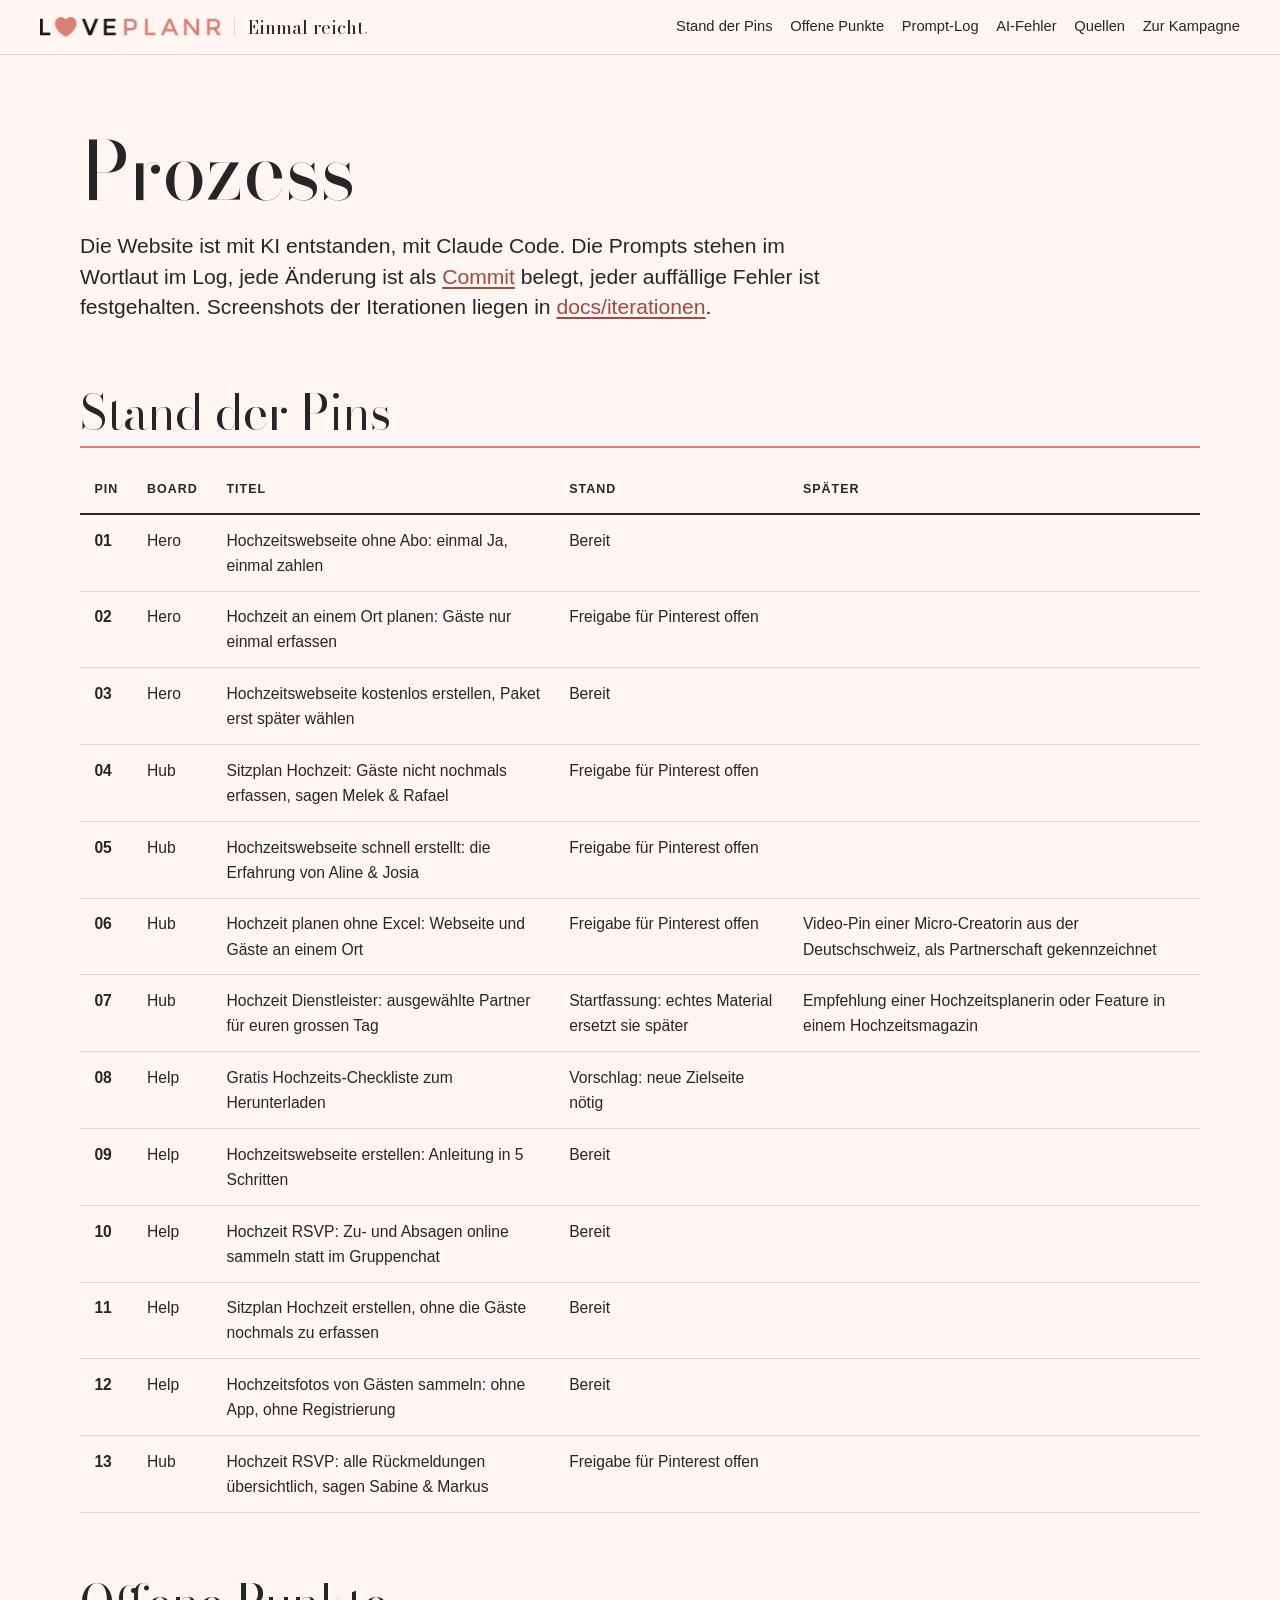
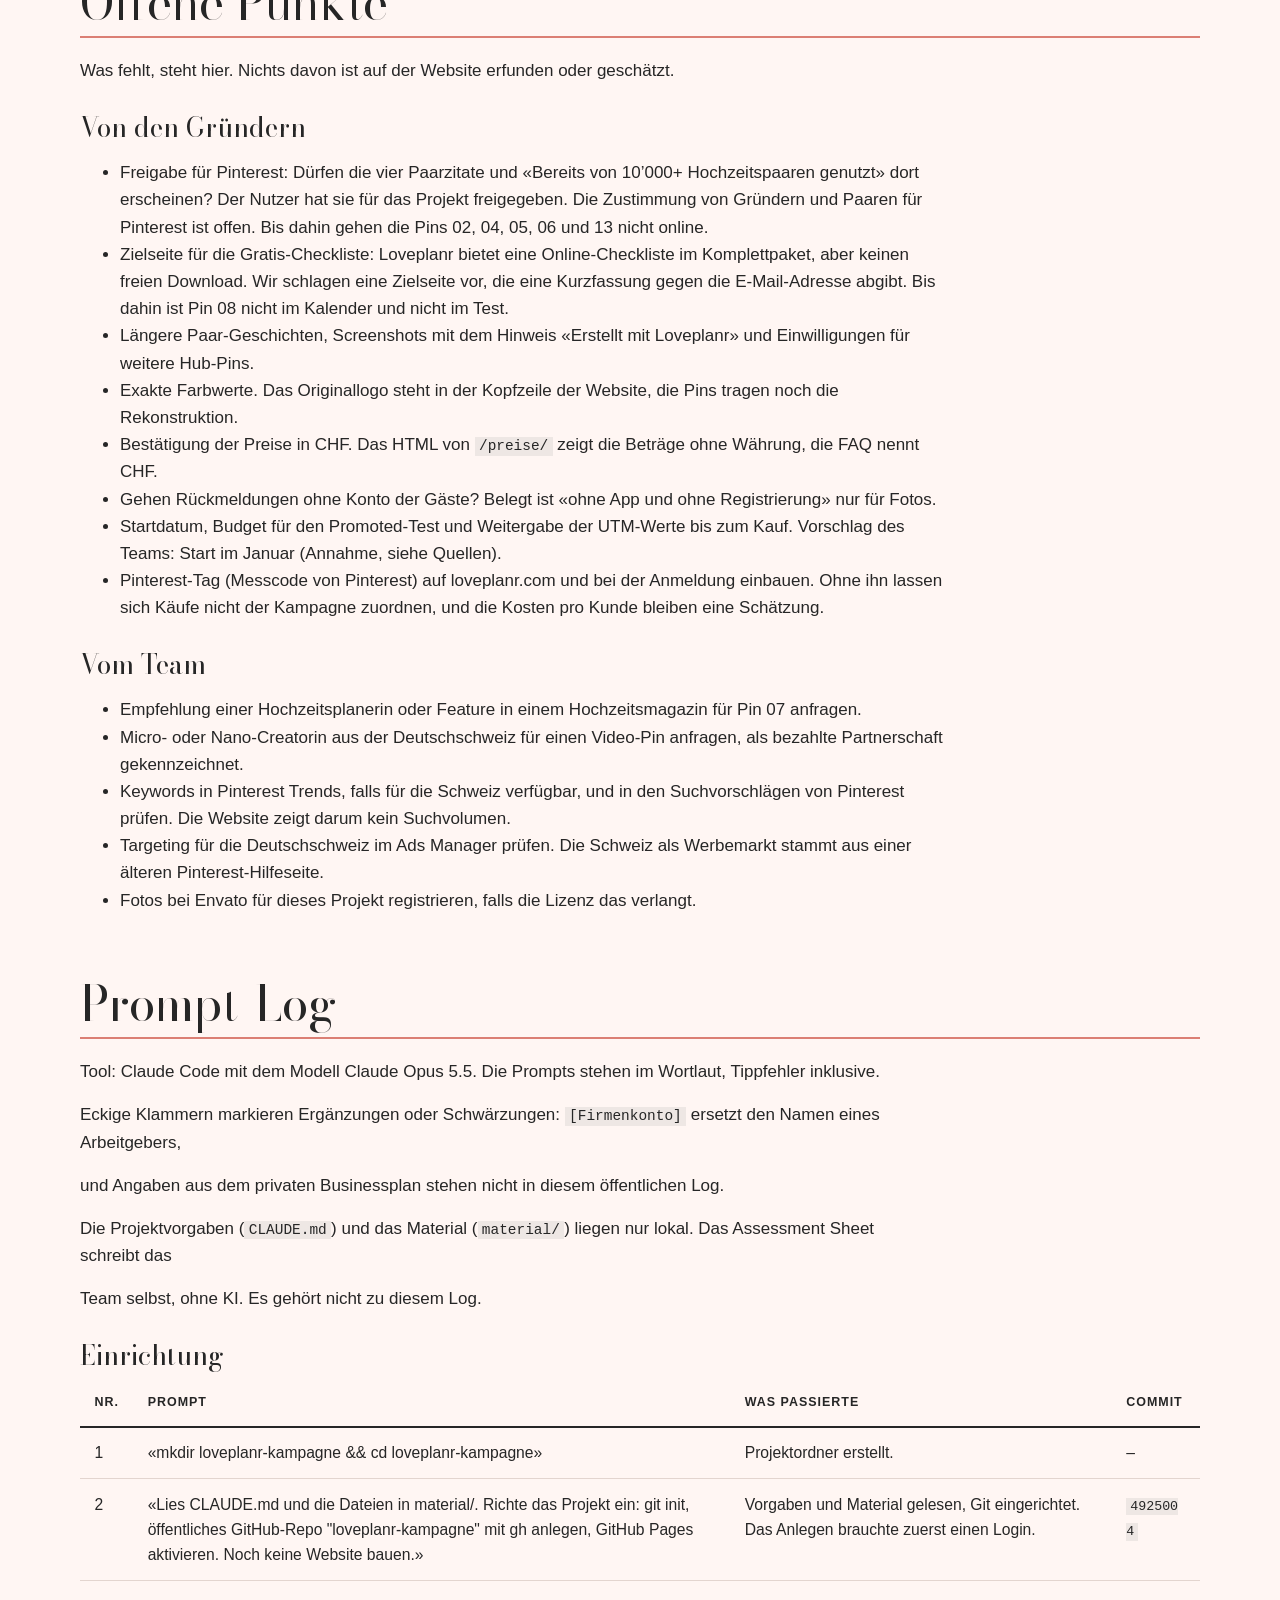
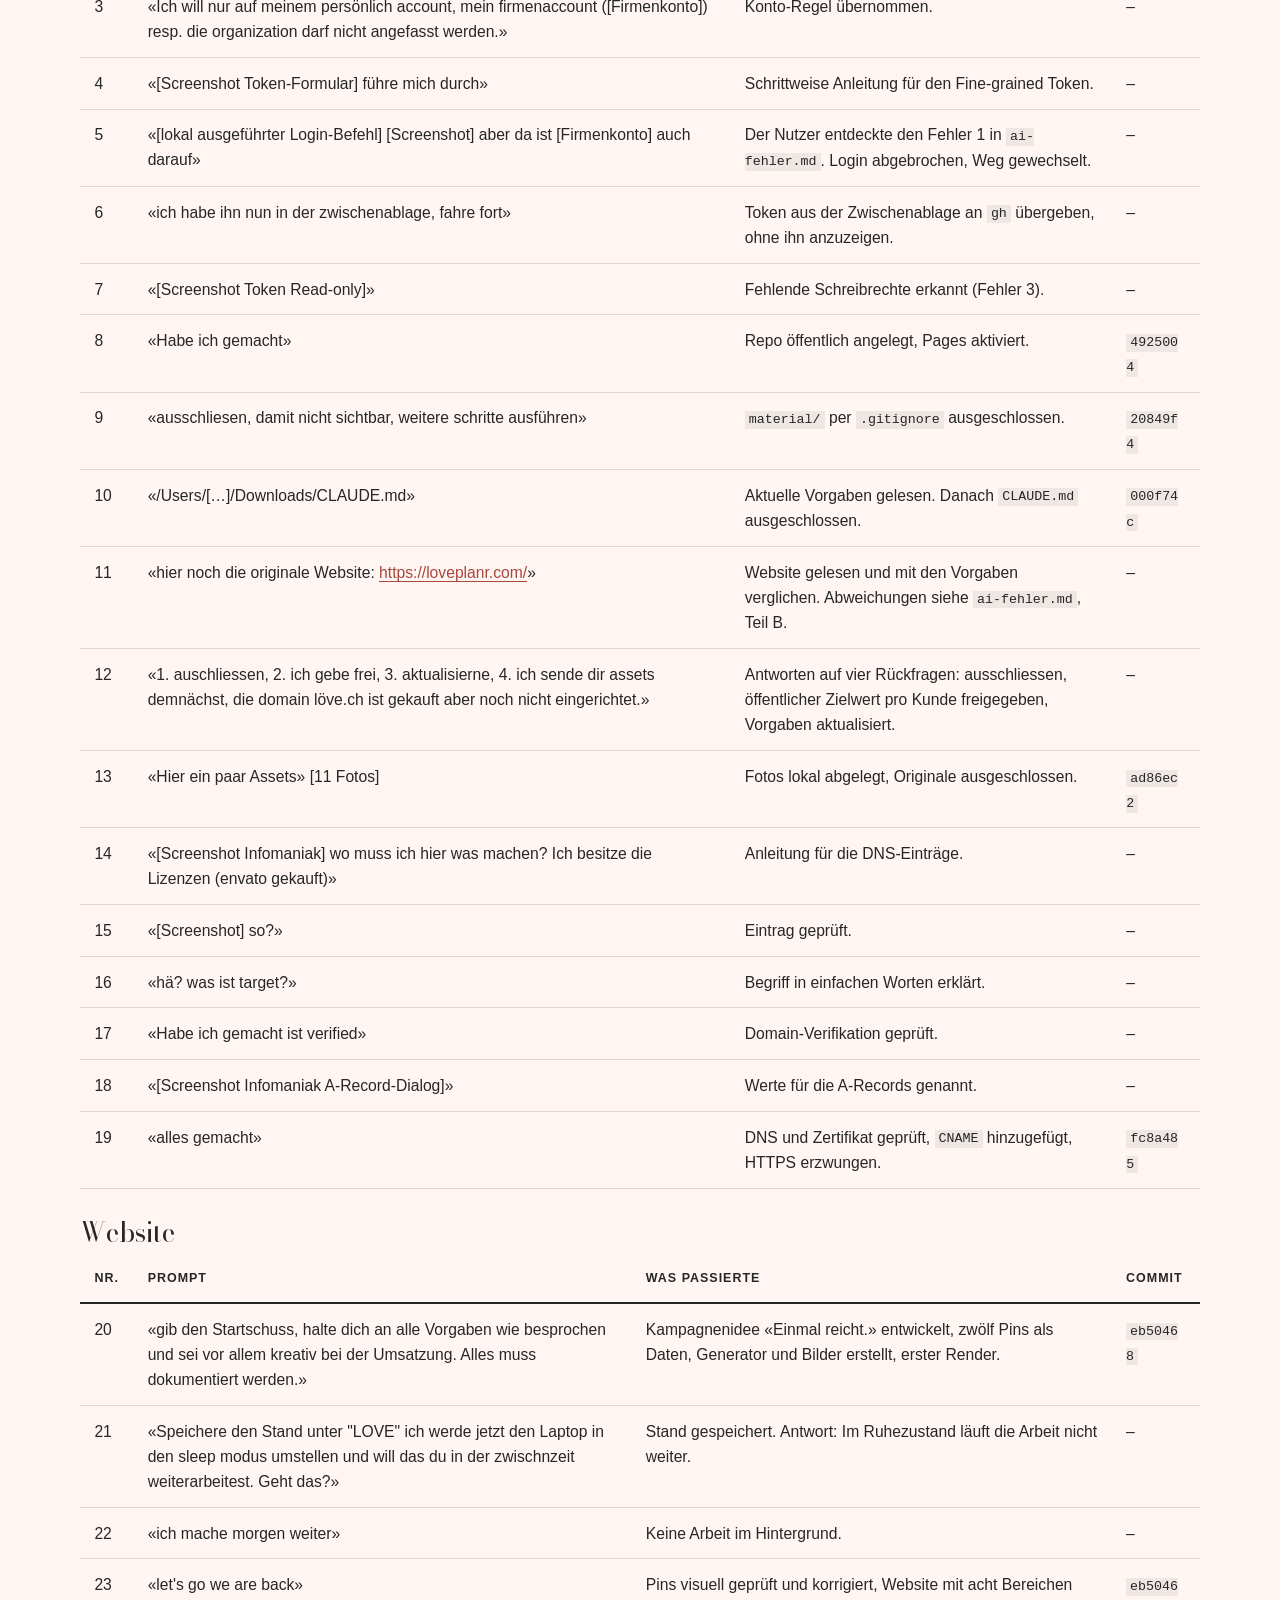
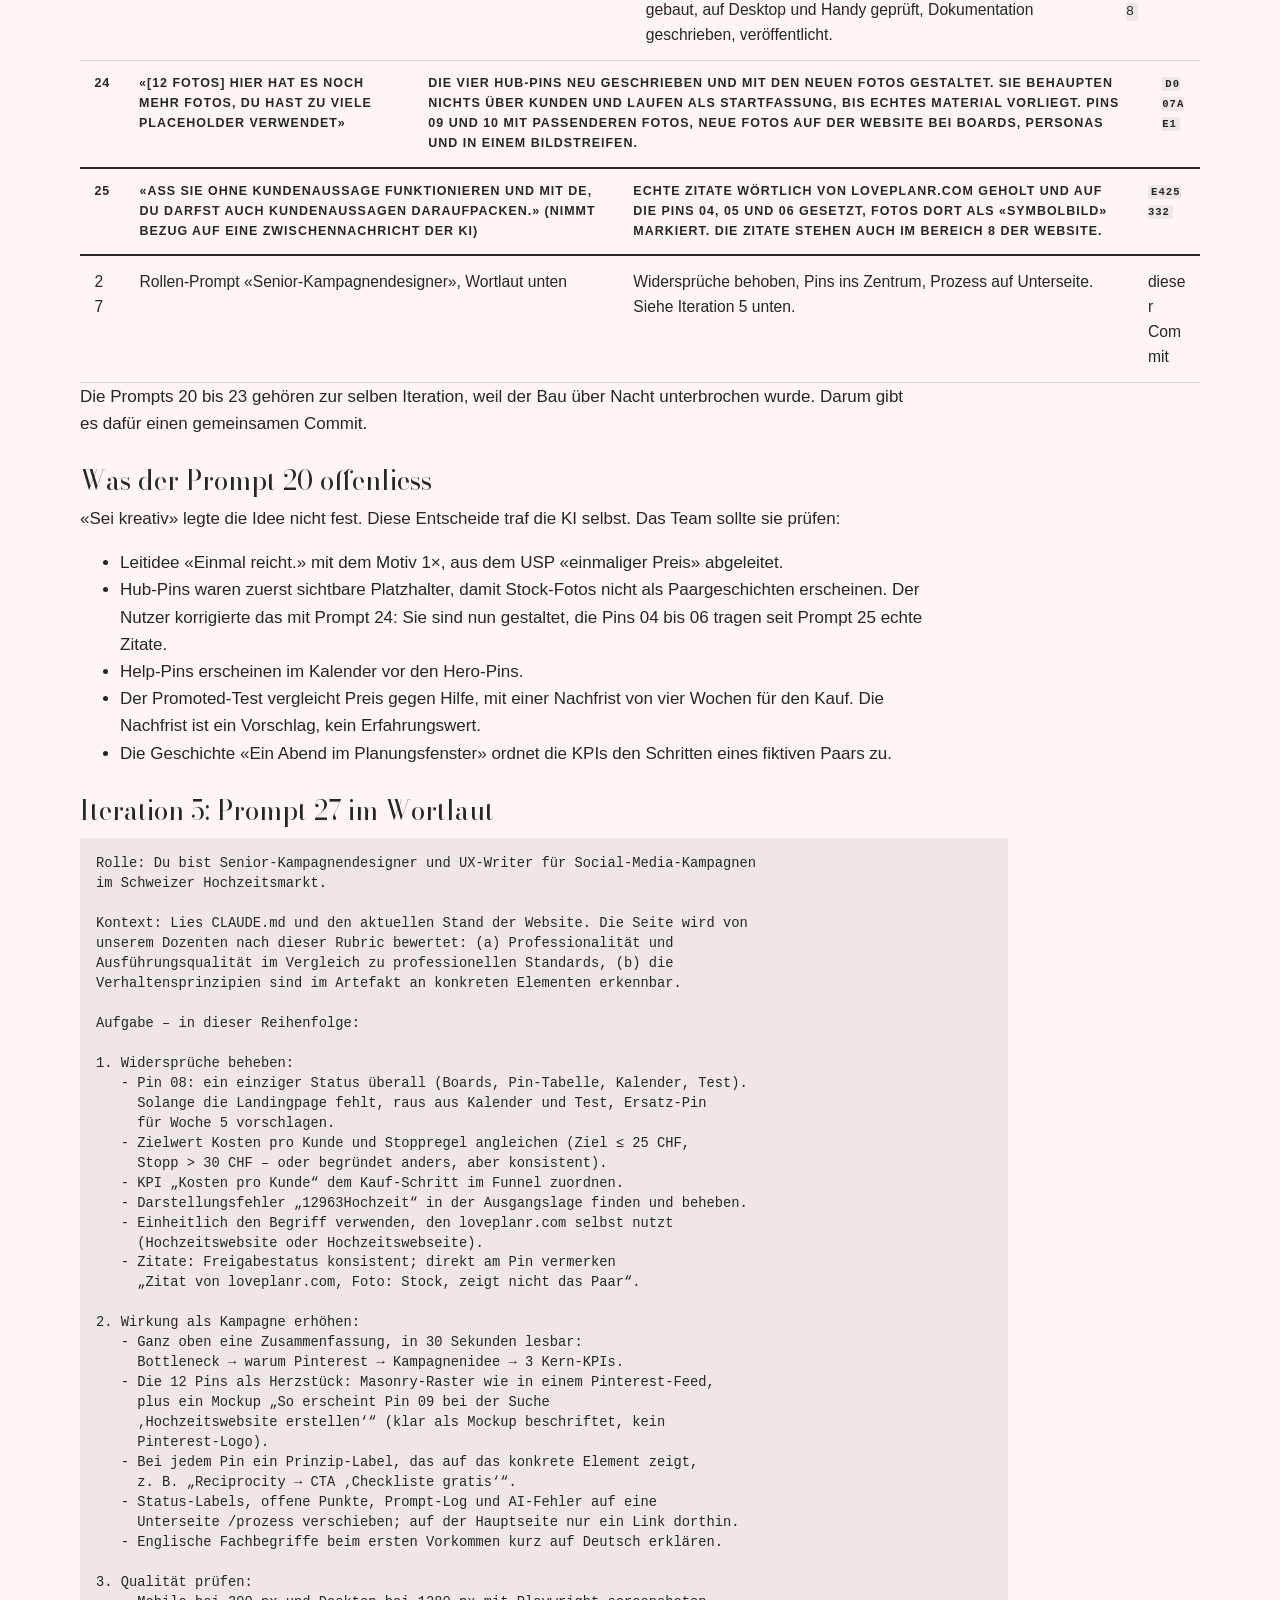
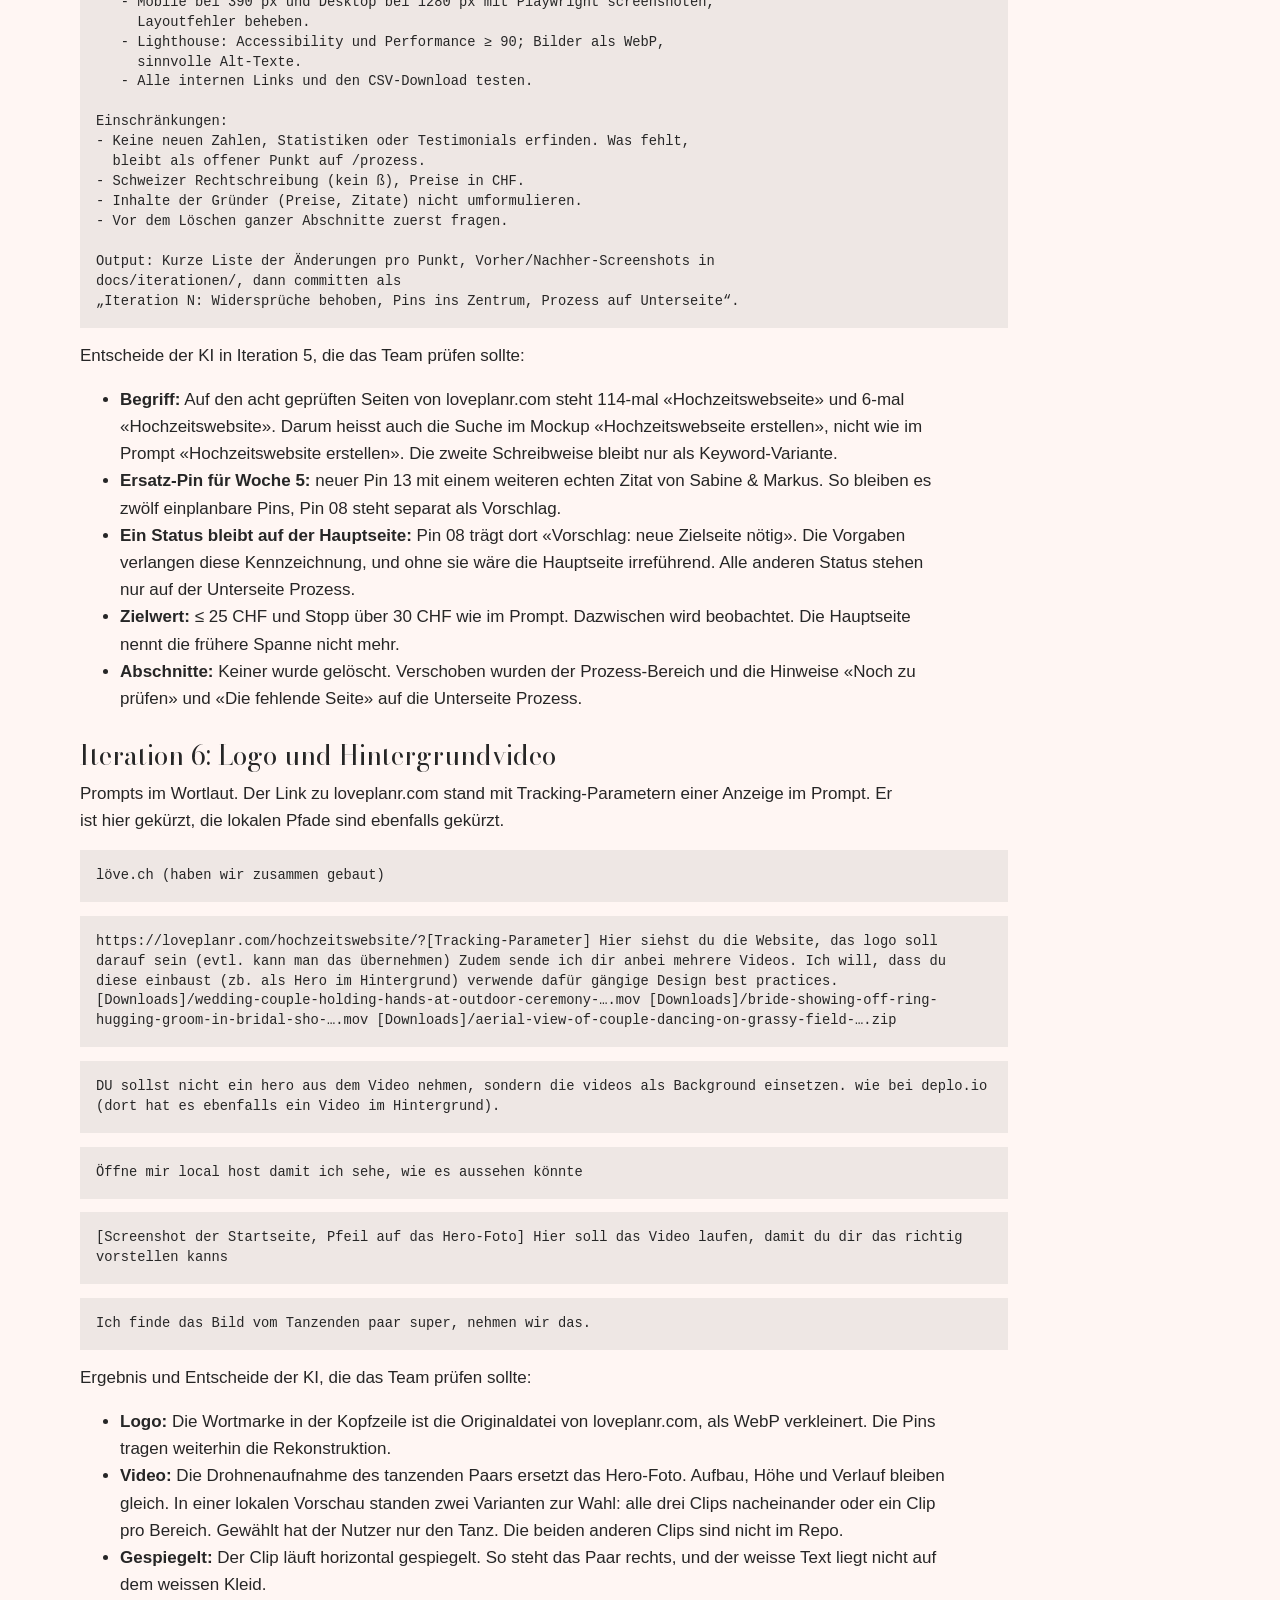
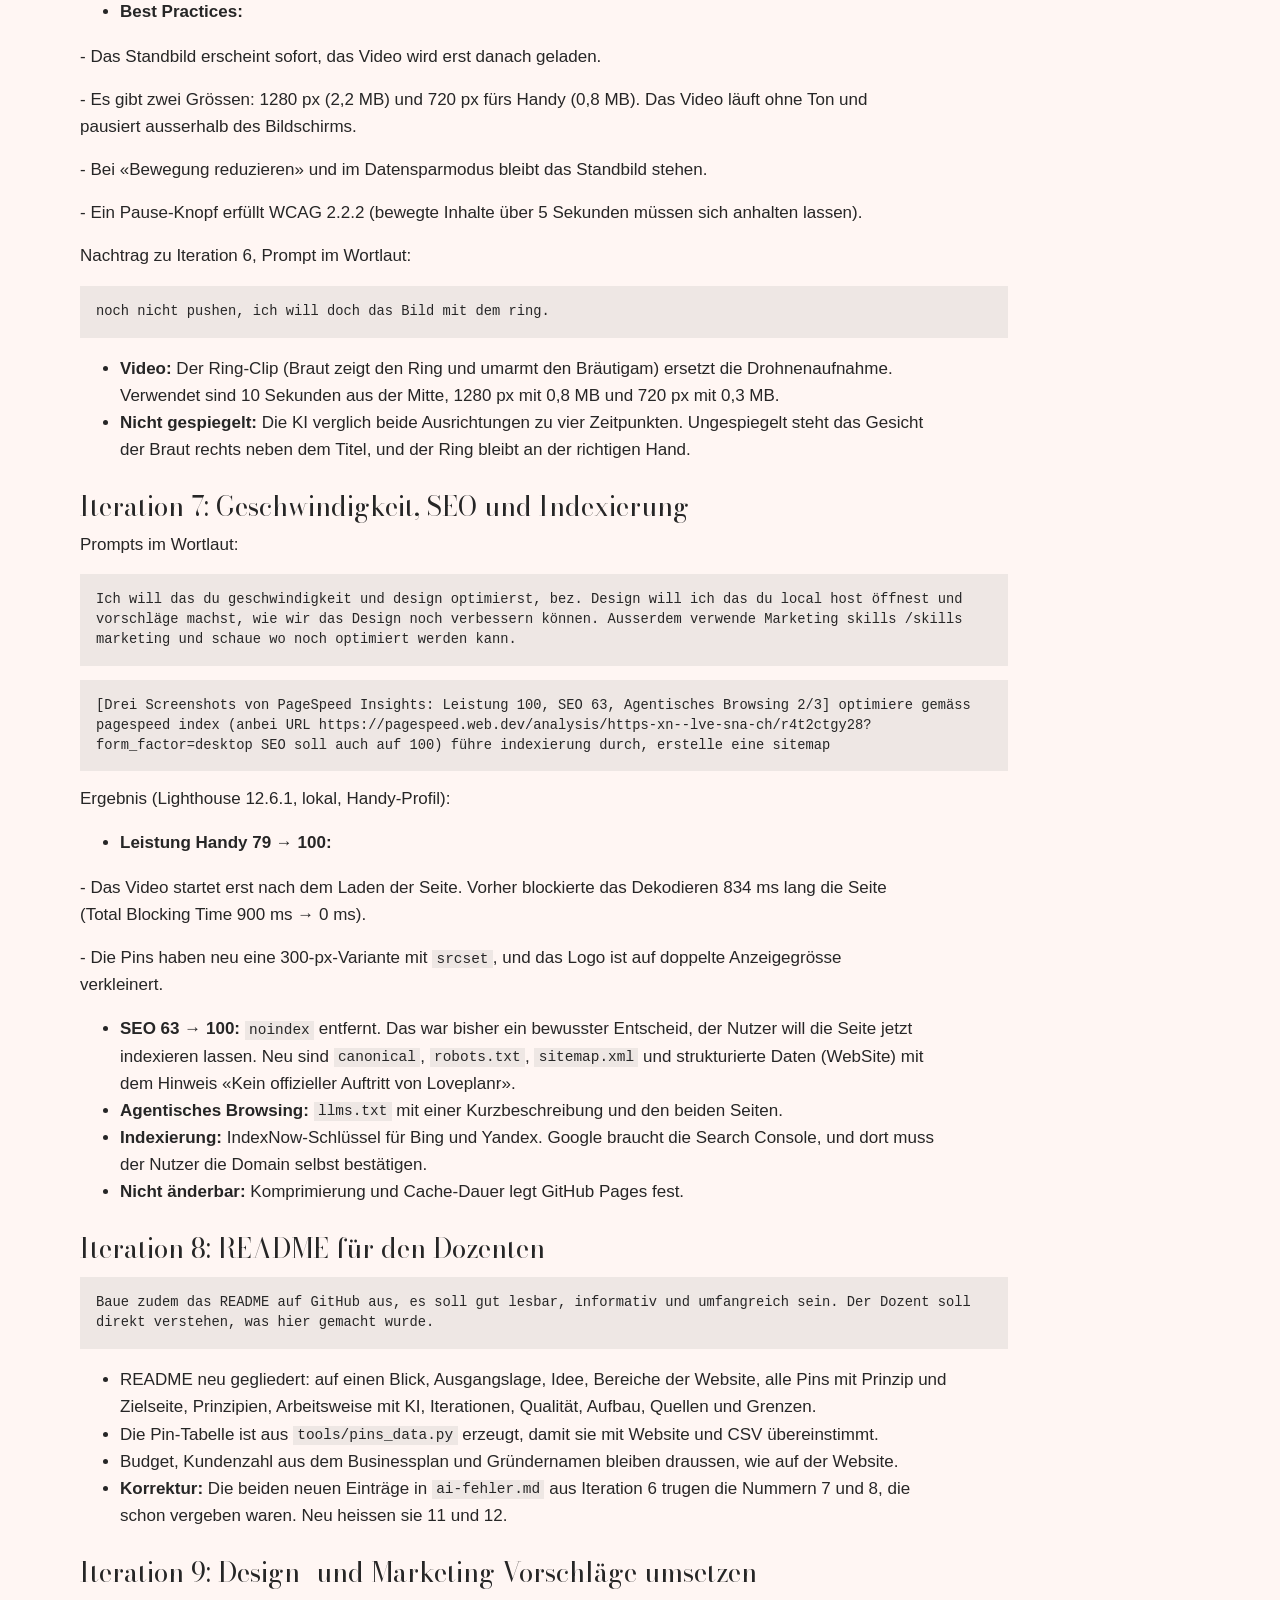
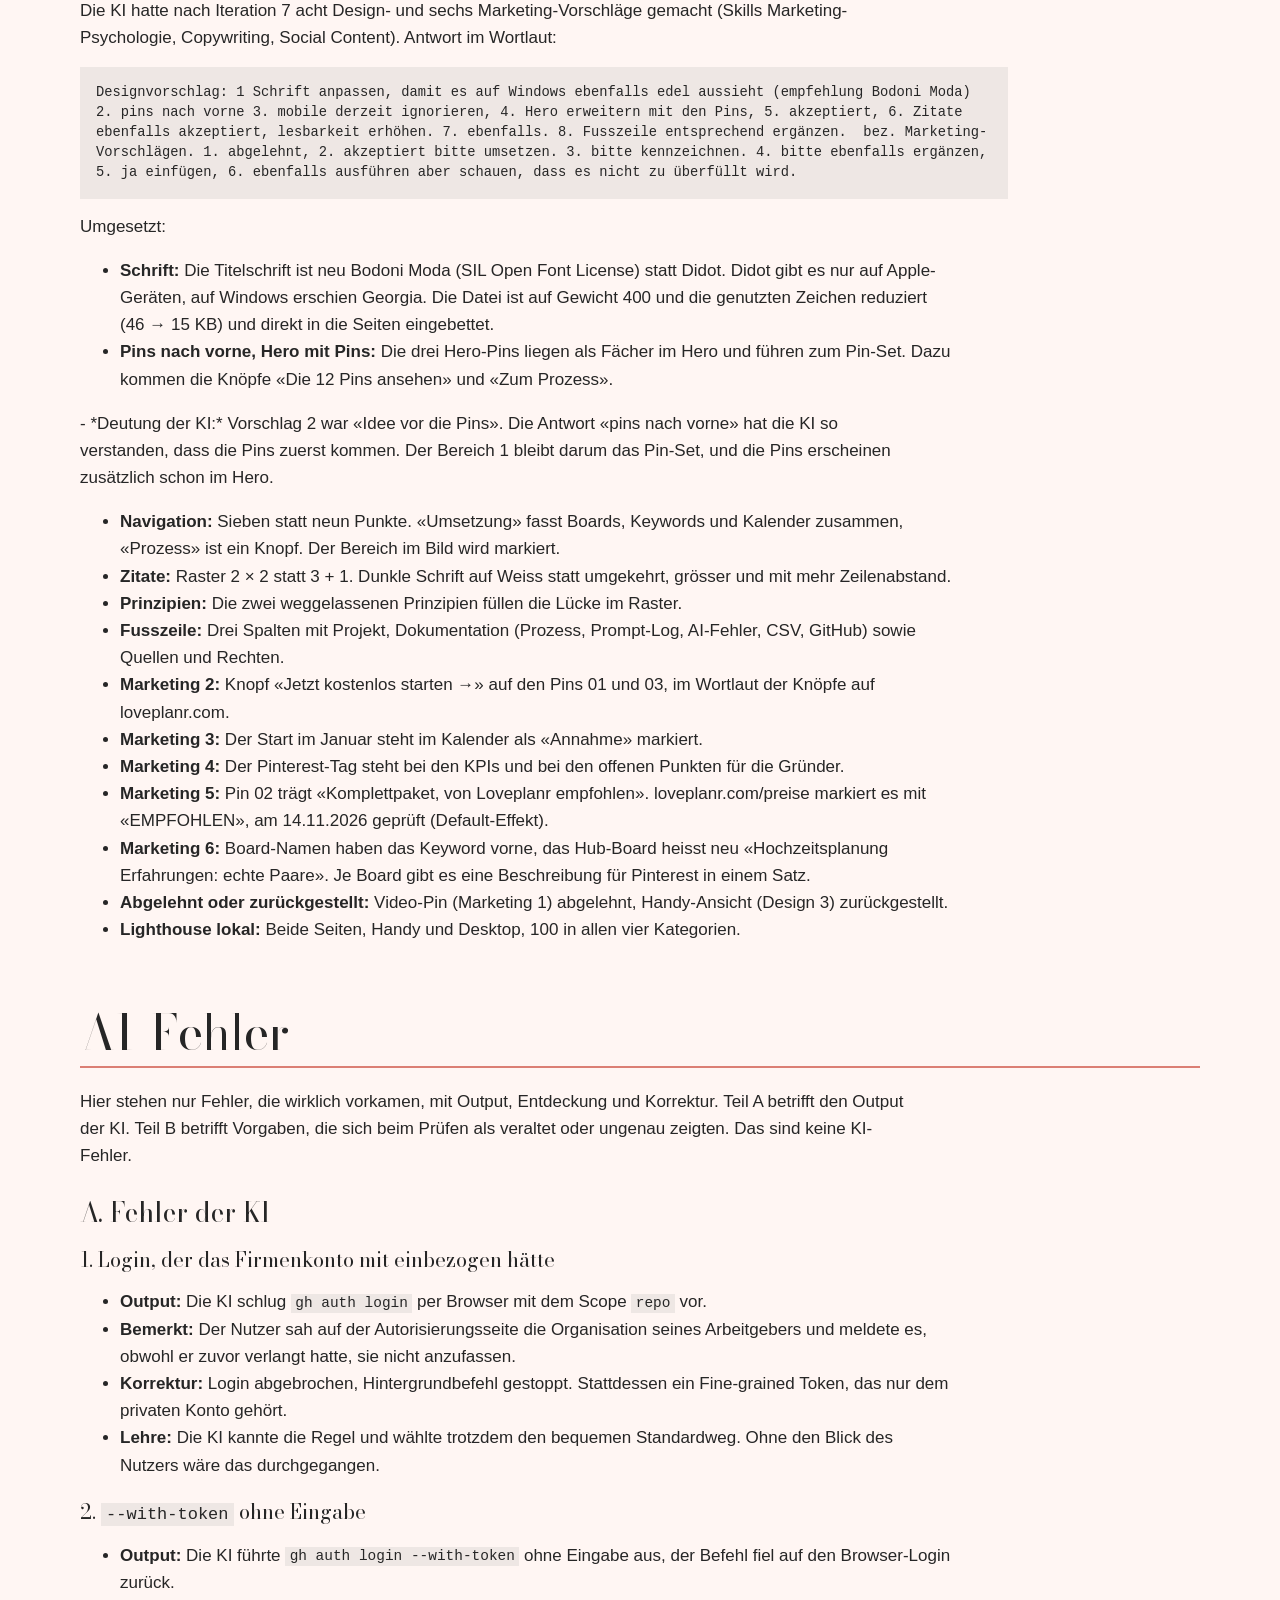
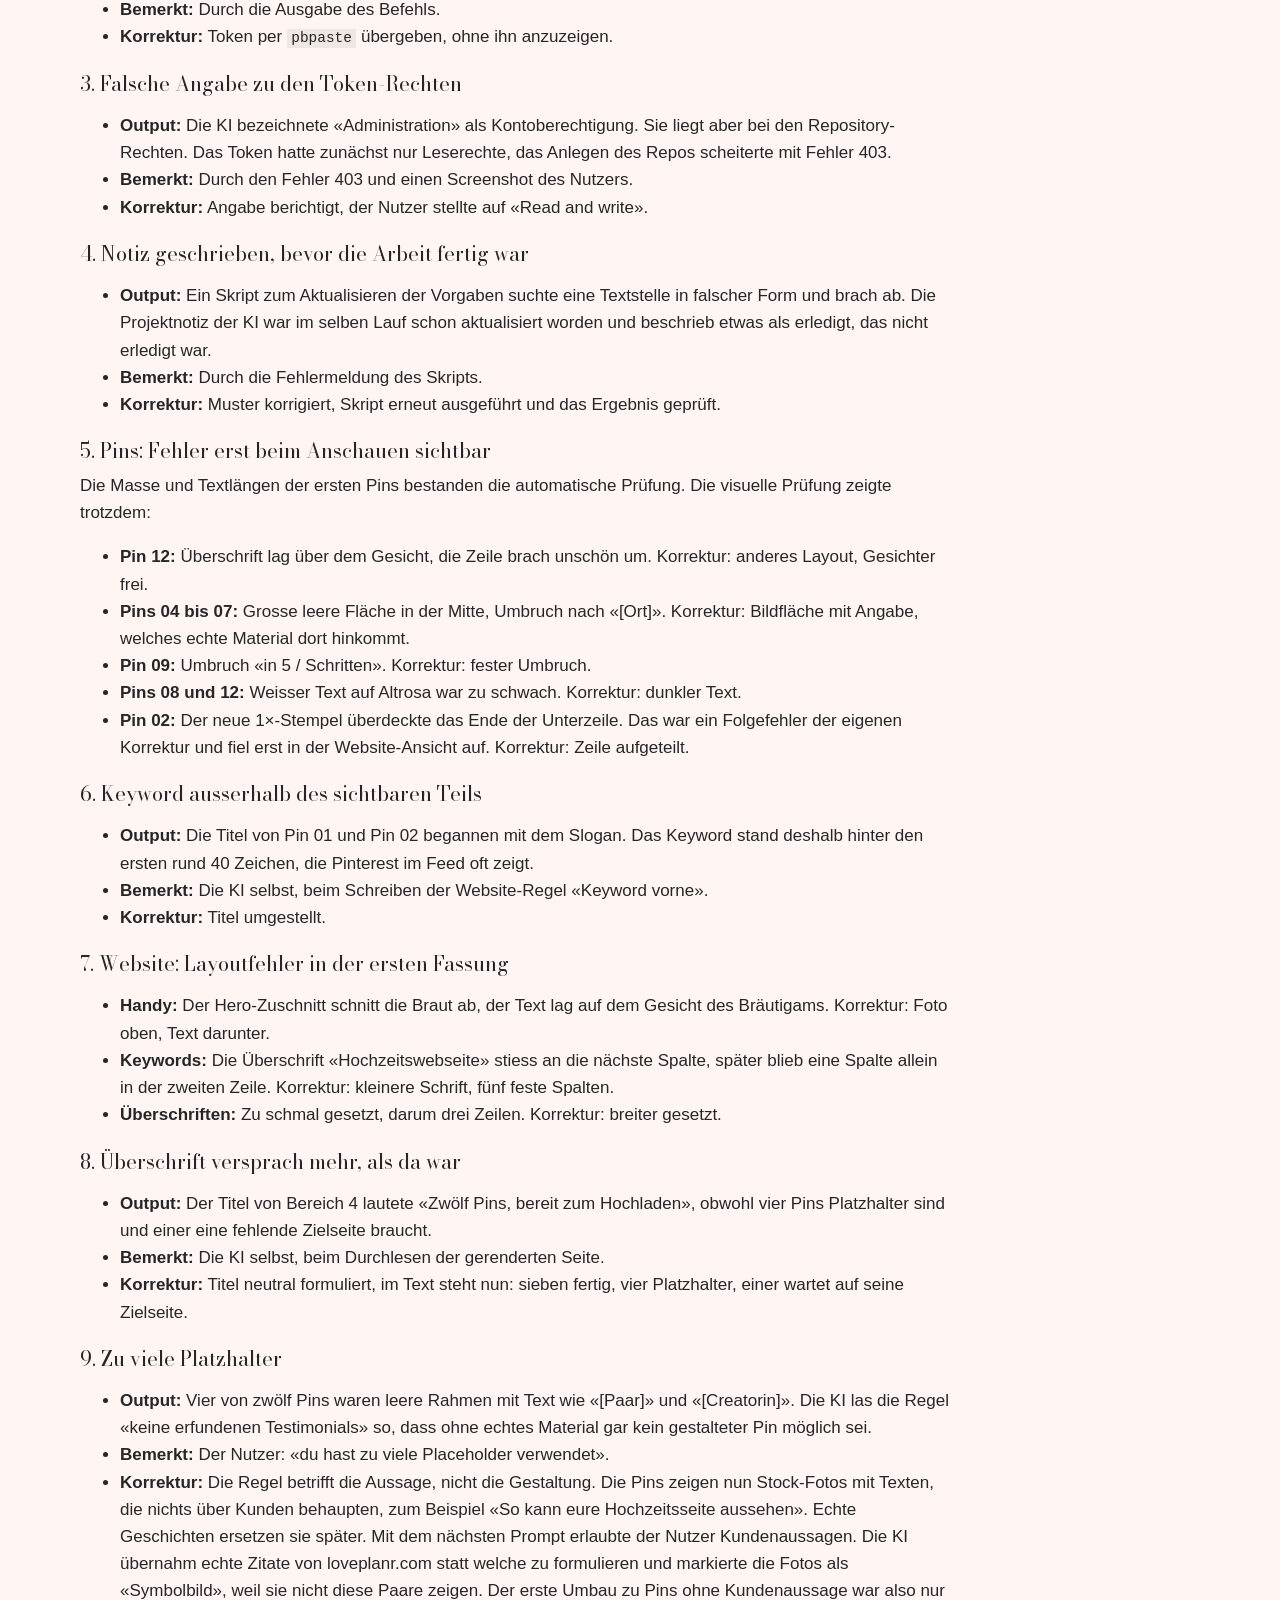
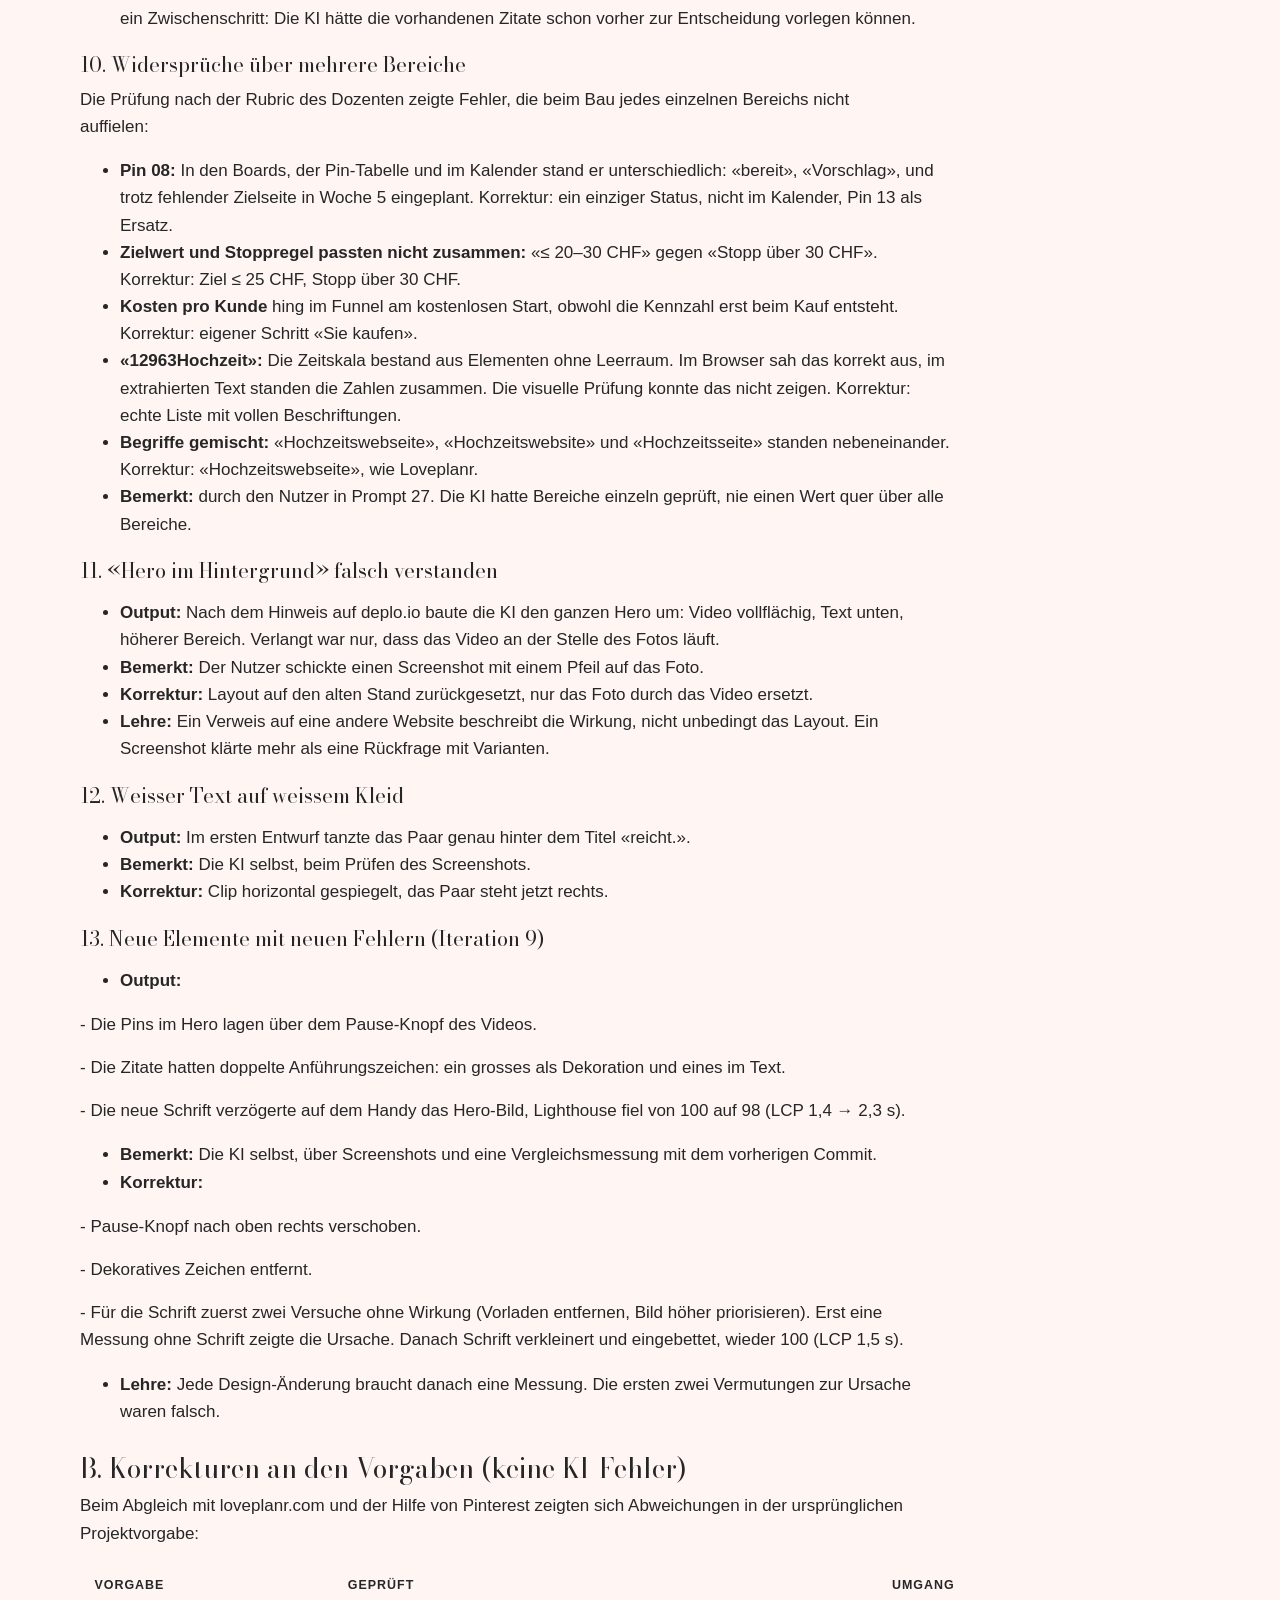
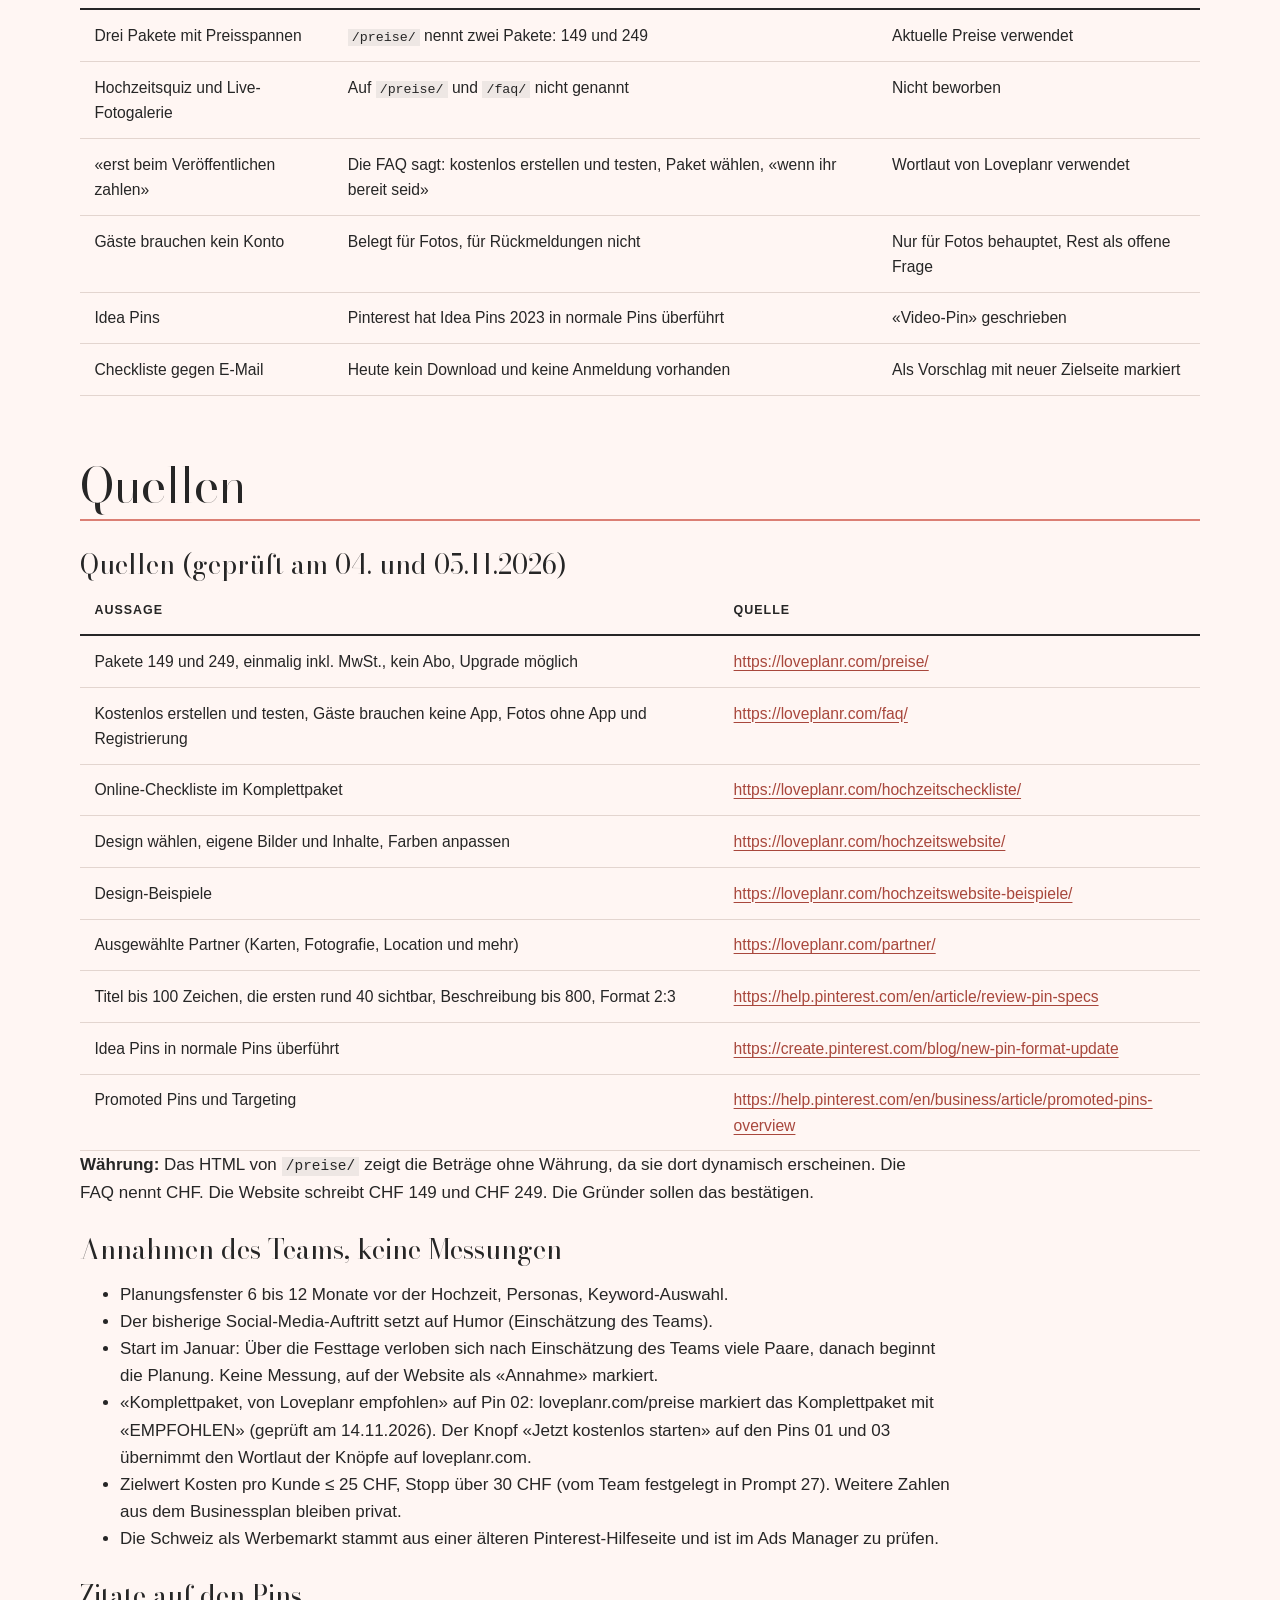
<file: prozess/index.html>
<!doctype html>
<html lang="de-CH">
<head>
<meta charset="utf-8">
<meta name="viewport" content="width=device-width, initial-scale=1">
<title>Prozess: Einmal reicht. Pinterest-Kampagne für Loveplanr</title>
<meta name="description" content="Stand der Pins, offene Punkte, Prompt-Log, AI-Fehler und Quellen der Kampagne «Einmal reicht.».">
<link rel="canonical" href="https://xn--lve-sna.ch/prozess/">
<link rel="icon" href="data:image/svg+xml,%3Csvg xmlns='http://www.w3.org/2000/svg' viewBox='0 0 32 29'%3E%3Cpath fill='%23db7f74' d='M16 29S0 19 0 8.5C0 3.7 3.7 0 8.3 0 11.4 0 14.3 1.7 16 4.4 17.7 1.7 20.6 0 23.7 0 28.3 0 32 3.7 32 8.5 32 19 16 29 16 29z'/%3E%3C/svg%3E">
<style>@font-face{font-family:"Bodoni Moda";font-style:normal;font-weight:400;font-display:swap;src:url([data-uri]) format("woff2")}</style>
<link rel="stylesheet" href="../assets/site.css">
</head>
<body>
<a class="skip" href="#inhalt">Zum Inhalt</a>
<header class="top">
  <a class="mark" href="../"><img src="../assets/img/loveplanr-logo.webp" width="398" height="44" alt="Loveplanr"><span class="mark-k">Einmal reicht<span aria-hidden="true">.</span></span></a>
  <nav aria-label="Bereiche">
    <a href="#stand">Stand der Pins</a>
    <a href="#offen">Offene Punkte</a>
    <a href="#log">Prompt-Log</a>
    <a href="#fehler">AI-Fehler</a>
    <a href="#quellen">Quellen</a>
    <a href="../">Zur Kampagne</a>
  </nav>
</header>
<main id="inhalt" class="prozess">
<div class="wrap">
<h1>Prozess</h1>
<p class="lead">Die Website ist mit KI entstanden, mit Claude Code. Die Prompts stehen im Wortlaut im Log, jede Änderung ist als <a href="https://github.com/ybenb/loveplanr-kampagne/commits/main/">Commit</a> belegt, jeder auffällige Fehler ist festgehalten. Screenshots der Iterationen liegen in <a href="https://github.com/ybenb/loveplanr-kampagne/tree/main/docs/iterationen">docs/iterationen</a>.</p>
<section id="stand"><h2>Stand der Pins</h2><div class="tbl-scroll" tabindex="0" role="region" aria-label="Stand der Pins"><table class="tbl doc-t"><thead><tr><th scope="col">Pin</th><th scope="col">Board</th><th scope="col">Titel</th><th scope="col">Stand</th><th scope="col">Später</th></tr></thead><tbody><tr><th scope="row">01</th><td>Hero</td><td>Hochzeitswebseite ohne Abo: einmal Ja, einmal zahlen</td><td>Bereit</td><td></td></tr><tr><th scope="row">02</th><td>Hero</td><td>Hochzeit an einem Ort planen: Gäste nur einmal erfassen</td><td>Freigabe für Pinterest offen</td><td></td></tr><tr><th scope="row">03</th><td>Hero</td><td>Hochzeitswebseite kostenlos erstellen, Paket erst später wählen</td><td>Bereit</td><td></td></tr><tr><th scope="row">04</th><td>Hub</td><td>Sitzplan Hochzeit: Gäste nicht nochmals erfassen, sagen Melek &amp; Rafael</td><td>Freigabe für Pinterest offen</td><td></td></tr><tr><th scope="row">05</th><td>Hub</td><td>Hochzeitswebseite schnell erstellt: die Erfahrung von Aline &amp; Josia</td><td>Freigabe für Pinterest offen</td><td></td></tr><tr><th scope="row">06</th><td>Hub</td><td>Hochzeit planen ohne Excel: Webseite und Gäste an einem Ort</td><td>Freigabe für Pinterest offen</td><td>Video-Pin einer Micro-Creatorin aus der Deutschschweiz, als Partnerschaft gekennzeichnet</td></tr><tr><th scope="row">07</th><td>Hub</td><td>Hochzeit Dienstleister: ausgewählte Partner für euren grossen Tag</td><td>Startfassung: echtes Material ersetzt sie später</td><td>Empfehlung einer Hochzeitsplanerin oder Feature in einem Hochzeitsmagazin</td></tr><tr><th scope="row">08</th><td>Help</td><td>Gratis Hochzeits-Checkliste zum Herunterladen</td><td>Vorschlag: neue Zielseite nötig</td><td></td></tr><tr><th scope="row">09</th><td>Help</td><td>Hochzeitswebseite erstellen: Anleitung in 5 Schritten</td><td>Bereit</td><td></td></tr><tr><th scope="row">10</th><td>Help</td><td>Hochzeit RSVP: Zu- und Absagen online sammeln statt im Gruppenchat</td><td>Bereit</td><td></td></tr><tr><th scope="row">11</th><td>Help</td><td>Sitzplan Hochzeit erstellen, ohne die Gäste nochmals zu erfassen</td><td>Bereit</td><td></td></tr><tr><th scope="row">12</th><td>Help</td><td>Hochzeitsfotos von Gästen sammeln: ohne App, ohne Registrierung</td><td>Bereit</td><td></td></tr><tr><th scope="row">13</th><td>Hub</td><td>Hochzeit RSVP: alle Rückmeldungen übersichtlich, sagen Sabine &amp; Markus</td><td>Freigabe für Pinterest offen</td><td></td></tr></tbody></table></div></section>
<section id="offen"><h2>Offene Punkte</h2><p>Was fehlt, steht hier. Nichts davon ist auf der Website erfunden oder geschätzt.</p>
<h3>Von den Gründern</h3>
<ul><li>Freigabe für Pinterest: Dürfen die vier Paarzitate und «Bereits von 10’000+ Hochzeitspaaren genutzt» dort erscheinen? Der Nutzer hat sie für das Projekt freigegeben. Die Zustimmung von Gründern und Paaren für Pinterest ist offen. Bis dahin gehen die Pins 02, 04, 05, 06 und 13 nicht online.</li><li>Zielseite für die Gratis-Checkliste: Loveplanr bietet eine Online-Checkliste im Komplettpaket, aber keinen freien Download. Wir schlagen eine Zielseite vor, die eine Kurzfassung gegen die E-Mail-Adresse abgibt. Bis dahin ist Pin 08 nicht im Kalender und nicht im Test.</li><li>Längere Paar-Geschichten, Screenshots mit dem Hinweis «Erstellt mit Loveplanr» und Einwilligungen für weitere Hub-Pins.</li><li>Exakte Farbwerte. Das Originallogo steht in der Kopfzeile der Website, die Pins tragen noch die Rekonstruktion.</li><li>Bestätigung der Preise in CHF. Das HTML von <code>/preise/</code> zeigt die Beträge ohne Währung, die FAQ nennt CHF.</li><li>Gehen Rückmeldungen ohne Konto der Gäste? Belegt ist «ohne App und ohne Registrierung» nur für Fotos.</li><li>Startdatum, Budget für den Promoted-Test und Weitergabe der UTM-Werte bis zum Kauf. Vorschlag des Teams: Start im Januar (Annahme, siehe Quellen).</li><li>Pinterest-Tag (Messcode von Pinterest) auf loveplanr.com und bei der Anmeldung einbauen. Ohne ihn lassen sich Käufe nicht der Kampagne zuordnen, und die Kosten pro Kunde bleiben eine Schätzung.</li></ul>
<h3>Vom Team</h3>
<ul><li>Empfehlung einer Hochzeitsplanerin oder Feature in einem Hochzeitsmagazin für Pin 07 anfragen.</li><li>Micro- oder Nano-Creatorin aus der Deutschschweiz für einen Video-Pin anfragen, als bezahlte Partnerschaft gekennzeichnet.</li><li>Keywords in Pinterest Trends, falls für die Schweiz verfügbar, und in den Suchvorschlägen von Pinterest prüfen. Die Website zeigt darum kein Suchvolumen.</li><li>Targeting für die Deutschschweiz im Ads Manager prüfen. Die Schweiz als Werbemarkt stammt aus einer älteren Pinterest-Hilfeseite.</li><li>Fotos bei Envato für dieses Projekt registrieren, falls die Lizenz das verlangt.</li></ul></section>
<section id="log"><h2>Prompt-Log</h2><p>Tool: Claude Code mit dem Modell Claude Opus 5.5. Die Prompts stehen im Wortlaut, Tippfehler inklusive.</p>
<p>Eckige Klammern markieren Ergänzungen oder Schwärzungen: <code>[Firmenkonto]</code> ersetzt den Namen eines Arbeitgebers,</p>
<p>und Angaben aus dem privaten Businessplan stehen nicht in diesem öffentlichen Log.</p>
<p>Die Projektvorgaben (<code>CLAUDE.md</code>) und das Material (<code>material/</code>) liegen nur lokal. Das Assessment Sheet schreibt das</p>
<p>Team selbst, ohne KI. Es gehört nicht zu diesem Log.</p>
<h3>Einrichtung</h3>
<div class="tbl-scroll" tabindex="0" role="region" aria-label="Tabelle"><table class="tbl doc-t"><thead><tr><th scope="col">Nr.</th><th scope="col">Prompt</th><th scope="col">Was passierte</th><th scope="col">Commit</th></tr></thead><tbody><tr><td>1</td><td>«mkdir loveplanr-kampagne &amp;&amp; cd loveplanr-kampagne»</td><td>Projektordner erstellt.</td><td>–</td></tr><tr><td>2</td><td>«Lies CLAUDE.md und die Dateien in material/. Richte das Projekt ein: git init, öffentliches GitHub-Repo &quot;loveplanr-kampagne&quot; mit gh anlegen, GitHub Pages aktivieren. Noch keine Website bauen.»</td><td>Vorgaben und Material gelesen, Git eingerichtet. Das Anlegen brauchte zuerst einen Login.</td><td><code>4925004</code></td></tr><tr><td>3</td><td>«Ich will nur auf meinem persönlich account, mein firmenaccount ([Firmenkonto]) resp. die organization darf nicht angefasst werden.»</td><td>Konto-Regel übernommen.</td><td>–</td></tr><tr><td>4</td><td>«[Screenshot Token-Formular] führe mich durch»</td><td>Schrittweise Anleitung für den Fine-grained Token.</td><td>–</td></tr><tr><td>5</td><td>«[lokal ausgeführter Login-Befehl] [Screenshot] aber da ist [Firmenkonto] auch darauf»</td><td>Der Nutzer entdeckte den Fehler 1 in <code>ai-fehler.md</code>. Login abgebrochen, Weg gewechselt.</td><td>–</td></tr><tr><td>6</td><td>«ich habe ihn nun in der zwischenablage, fahre fort»</td><td>Token aus der Zwischenablage an <code>gh</code> übergeben, ohne ihn anzuzeigen.</td><td>–</td></tr><tr><td>7</td><td>«[Screenshot Token Read-only]»</td><td>Fehlende Schreibrechte erkannt (Fehler 3).</td><td>–</td></tr><tr><td>8</td><td>«Habe ich gemacht»</td><td>Repo öffentlich angelegt, Pages aktiviert.</td><td><code>4925004</code></td></tr><tr><td>9</td><td>«ausschliesen, damit nicht sichtbar, weitere schritte ausführen»</td><td><code>material/</code> per <code>.gitignore</code> ausgeschlossen.</td><td><code>20849f4</code></td></tr><tr><td>10</td><td>«/Users/[…]/Downloads/CLAUDE.md»</td><td>Aktuelle Vorgaben gelesen. Danach <code>CLAUDE.md</code> ausgeschlossen.</td><td><code>000f74c</code></td></tr><tr><td>11</td><td>«hier noch die originale Website: <a href="https://loveplanr.com/">https://loveplanr.com/</a>»</td><td>Website gelesen und mit den Vorgaben verglichen. Abweichungen siehe <code>ai-fehler.md</code>, Teil B.</td><td>–</td></tr><tr><td>12</td><td>«1. auschliessen, 2. ich gebe frei, 3. aktualisierne, 4. ich sende dir assets demnächst, die domain löve.ch ist gekauft aber noch nicht eingerichtet.»</td><td>Antworten auf vier Rückfragen: ausschliessen, öffentlicher Zielwert pro Kunde freigegeben, Vorgaben aktualisiert.</td><td>–</td></tr><tr><td>13</td><td>«Hier ein paar Assets» [11 Fotos]</td><td>Fotos lokal abgelegt, Originale ausgeschlossen.</td><td><code>ad86ec2</code></td></tr><tr><td>14</td><td>«[Screenshot Infomaniak] wo muss ich hier was machen? Ich besitze die Lizenzen (envato gekauft)»</td><td>Anleitung für die DNS-Einträge.</td><td>–</td></tr><tr><td>15</td><td>«[Screenshot] so?»</td><td>Eintrag geprüft.</td><td>–</td></tr><tr><td>16</td><td>«hä? was ist target?»</td><td>Begriff in einfachen Worten erklärt.</td><td>–</td></tr><tr><td>17</td><td>«Habe ich gemacht ist verified»</td><td>Domain-Verifikation geprüft.</td><td>–</td></tr><tr><td>18</td><td>«[Screenshot Infomaniak A-Record-Dialog]»</td><td>Werte für die A-Records genannt.</td><td>–</td></tr><tr><td>19</td><td>«alles gemacht»</td><td>DNS und Zertifikat geprüft, <code>CNAME</code> hinzugefügt, HTTPS erzwungen.</td><td><code>fc8a485</code></td></tr></tbody></table></div>
<h3>Website</h3>
<div class="tbl-scroll" tabindex="0" role="region" aria-label="Tabelle"><table class="tbl doc-t"><thead><tr><th scope="col">Nr.</th><th scope="col">Prompt</th><th scope="col">Was passierte</th><th scope="col">Commit</th></tr></thead><tbody><tr><td>20</td><td>«gib den Startschuss, halte dich an alle Vorgaben wie besprochen und sei vor allem kreativ bei der Umsatzung. Alles muss dokumentiert werden.»</td><td>Kampagnenidee «Einmal reicht.» entwickelt, zwölf Pins als Daten, Generator und Bilder erstellt, erster Render.</td><td><code>eb50468</code></td></tr><tr><td>21</td><td>«Speichere den Stand unter &quot;LOVE&quot; ich werde jetzt den Laptop in den sleep modus umstellen und will das du in der zwischnzeit weiterarbeitest. Geht das?»</td><td>Stand gespeichert. Antwort: Im Ruhezustand läuft die Arbeit nicht weiter.</td><td>–</td></tr><tr><td>22</td><td>«ich mache morgen weiter»</td><td>Keine Arbeit im Hintergrund.</td><td>–</td></tr><tr><td>23</td><td>«let's go we are back»</td><td>Pins visuell geprüft und korrigiert, Website mit acht Bereichen gebaut, auf Desktop und Handy geprüft, Dokumentation geschrieben, veröffentlicht.</td><td><code>eb50468</code></td></tr></tbody></table></div>
<div class="tbl-scroll" tabindex="0" role="region" aria-label="Tabelle"><table class="tbl doc-t"><thead><tr><th scope="col">24</th><th scope="col">«[12 Fotos] Hier hat es noch mehr fotos, du hast zu viele Placeholder verwendet»</th><th scope="col">Die vier Hub-Pins neu geschrieben und mit den neuen Fotos gestaltet. Sie behaupten nichts über Kunden und laufen als Startfassung, bis echtes Material vorliegt. Pins 09 und 10 mit passenderen Fotos, neue Fotos auf der Website bei Boards, Personas und in einem Bildstreifen.</th><th scope="col"><code>d007ae1</code></th></tr></thead><tbody></tbody></table></div>
<div class="tbl-scroll" tabindex="0" role="region" aria-label="Tabelle"><table class="tbl doc-t"><thead><tr><th scope="col">25</th><th scope="col">«ass sie ohne Kundenaussage funktionieren und mit de, du darfst auch kundenaussagen daraufpacken.» (nimmt Bezug auf eine Zwischennachricht der KI)</th><th scope="col">Echte Zitate wörtlich von loveplanr.com geholt und auf die Pins 04, 05 und 06 gesetzt, Fotos dort als «Symbolbild» markiert. Die Zitate stehen auch im Bereich 8 der Website.</th><th scope="col"><code>e425332</code></th></tr></thead><tbody><tr><td>27</td><td>Rollen-Prompt «Senior-Kampagnendesigner», Wortlaut unten</td><td>Widersprüche behoben, Pins ins Zentrum, Prozess auf Unterseite. Siehe Iteration 5 unten.</td><td>dieser Commit</td></tr></tbody></table></div>
<p>Die Prompts 20 bis 23 gehören zur selben Iteration, weil der Bau über Nacht unterbrochen wurde. Darum gibt es dafür einen gemeinsamen Commit.</p>
<h3>Was der Prompt 20 offenliess</h3>
<p>«Sei kreativ» legte die Idee nicht fest. Diese Entscheide traf die KI selbst. Das Team sollte sie prüfen:</p>
<ul><li>Leitidee «Einmal reicht.» mit dem Motiv 1×, aus dem USP «einmaliger Preis» abgeleitet.</li><li>Hub-Pins waren zuerst sichtbare Platzhalter, damit Stock-Fotos nicht als Paargeschichten erscheinen. Der Nutzer korrigierte das mit Prompt 24: Sie sind nun gestaltet, die Pins 04 bis 06 tragen seit Prompt 25 echte Zitate.</li><li>Help-Pins erscheinen im Kalender vor den Hero-Pins.</li><li>Der Promoted-Test vergleicht Preis gegen Hilfe, mit einer Nachfrist von vier Wochen für den Kauf. Die Nachfrist ist ein Vorschlag, kein Erfahrungswert.</li><li>Die Geschichte «Ein Abend im Planungsfenster» ordnet die KPIs den Schritten eines fiktiven Paars zu.</li></ul>
<h3>Iteration 5: Prompt 27 im Wortlaut</h3>
<pre>Rolle: Du bist Senior-Kampagnendesigner und UX-Writer für Social-Media-Kampagnen
im Schweizer Hochzeitsmarkt.

Kontext: Lies CLAUDE.md und den aktuellen Stand der Website. Die Seite wird von
unserem Dozenten nach dieser Rubric bewertet: (a) Professionalität und
Ausführungsqualität im Vergleich zu professionellen Standards, (b) die
Verhaltensprinzipien sind im Artefakt an konkreten Elementen erkennbar.

Aufgabe – in dieser Reihenfolge:

1. Widersprüche beheben:
   - Pin 08: ein einziger Status überall (Boards, Pin-Tabelle, Kalender, Test).
     Solange die Landingpage fehlt, raus aus Kalender und Test, Ersatz-Pin
     für Woche 5 vorschlagen.
   - Zielwert Kosten pro Kunde und Stoppregel angleichen (Ziel ≤ 25 CHF,
     Stopp &gt; 30 CHF – oder begründet anders, aber konsistent).
   - KPI „Kosten pro Kunde“ dem Kauf-Schritt im Funnel zuordnen.
   - Darstellungsfehler „12963Hochzeit“ in der Ausgangslage finden und beheben.
   - Einheitlich den Begriff verwenden, den loveplanr.com selbst nutzt
     (Hochzeitswebsite oder Hochzeitswebseite).
   - Zitate: Freigabestatus konsistent; direkt am Pin vermerken
     „Zitat von loveplanr.com, Foto: Stock, zeigt nicht das Paar“.

2. Wirkung als Kampagne erhöhen:
   - Ganz oben eine Zusammenfassung, in 30 Sekunden lesbar:
     Bottleneck → warum Pinterest → Kampagnenidee → 3 Kern-KPIs.
   - Die 12 Pins als Herzstück: Masonry-Raster wie in einem Pinterest-Feed,
     plus ein Mockup „So erscheint Pin 09 bei der Suche
     ‚Hochzeitswebsite erstellen‘“ (klar als Mockup beschriftet, kein
     Pinterest-Logo).
   - Bei jedem Pin ein Prinzip-Label, das auf das konkrete Element zeigt,
     z. B. „Reciprocity → CTA ‚Checkliste gratis‘“.
   - Status-Labels, offene Punkte, Prompt-Log und AI-Fehler auf eine
     Unterseite /prozess verschieben; auf der Hauptseite nur ein Link dorthin.
   - Englische Fachbegriffe beim ersten Vorkommen kurz auf Deutsch erklären.

3. Qualität prüfen:
   - Mobile bei 390 px und Desktop bei 1280 px mit Playwright screenshoten,
     Layoutfehler beheben.
   - Lighthouse: Accessibility und Performance ≥ 90; Bilder als WebP,
     sinnvolle Alt-Texte.
   - Alle internen Links und den CSV-Download testen.

Einschränkungen:
- Keine neuen Zahlen, Statistiken oder Testimonials erfinden. Was fehlt,
  bleibt als offener Punkt auf /prozess.
- Schweizer Rechtschreibung (kein ß), Preise in CHF.
- Inhalte der Gründer (Preise, Zitate) nicht umformulieren.
- Vor dem Löschen ganzer Abschnitte zuerst fragen.

Output: Kurze Liste der Änderungen pro Punkt, Vorher/Nachher-Screenshots in
docs/iterationen/, dann committen als
„Iteration N: Widersprüche behoben, Pins ins Zentrum, Prozess auf Unterseite“.</pre>
<p>Entscheide der KI in Iteration 5, die das Team prüfen sollte:</p>
<ul><li><strong>Begriff:</strong> Auf den acht geprüften Seiten von loveplanr.com steht 114-mal «Hochzeitswebseite» und 6-mal «Hochzeitswebsite». Darum heisst auch die Suche im Mockup «Hochzeitswebseite erstellen», nicht wie im Prompt «Hochzeitswebsite erstellen». Die zweite Schreibweise bleibt nur als Keyword-Variante.</li><li><strong>Ersatz-Pin für Woche 5:</strong> neuer Pin 13 mit einem weiteren echten Zitat von Sabine &amp; Markus. So bleiben es zwölf einplanbare Pins, Pin 08 steht separat als Vorschlag.</li><li><strong>Ein Status bleibt auf der Hauptseite:</strong> Pin 08 trägt dort «Vorschlag: neue Zielseite nötig». Die Vorgaben verlangen diese Kennzeichnung, und ohne sie wäre die Hauptseite irreführend. Alle anderen Status stehen nur auf der Unterseite Prozess.</li><li><strong>Zielwert:</strong> ≤ 25 CHF und Stopp über 30 CHF wie im Prompt. Dazwischen wird beobachtet. Die Hauptseite nennt die frühere Spanne nicht mehr.</li><li><strong>Abschnitte:</strong> Keiner wurde gelöscht. Verschoben wurden der Prozess-Bereich und die Hinweise «Noch zu prüfen» und «Die fehlende Seite» auf die Unterseite Prozess.</li></ul>
<h3>Iteration 6: Logo und Hintergrundvideo</h3>
<p>Prompts im Wortlaut. Der Link zu loveplanr.com stand mit Tracking-Parametern einer Anzeige im Prompt. Er ist hier gekürzt, die lokalen Pfade sind ebenfalls gekürzt.</p>
<pre>löve.ch (haben wir zusammen gebaut)</pre>
<pre>https://loveplanr.com/hochzeitswebsite/?[Tracking-Parameter] Hier siehst du die Website, das logo soll darauf sein (evtl. kann man das übernehmen) Zudem sende ich dir anbei mehrere Videos. Ich will, dass du diese einbaust (zb. als Hero im Hintergrund) verwende dafür gängige Design best practices. [Downloads]/wedding-couple-holding-hands-at-outdoor-ceremony-….mov [Downloads]/bride-showing-off-ring-hugging-groom-in-bridal-sho-….mov [Downloads]/aerial-view-of-couple-dancing-on-grassy-field-….zip</pre>
<pre>DU sollst nicht ein hero aus dem Video nehmen, sondern die videos als Background einsetzen. wie bei deplo.io (dort hat es ebenfalls ein Video im Hintergrund).</pre>
<pre>Öffne mir local host damit ich sehe, wie es aussehen könnte</pre>
<pre>[Screenshot der Startseite, Pfeil auf das Hero-Foto] Hier soll das Video laufen, damit du dir das richtig vorstellen kanns</pre>
<pre>Ich finde das Bild vom Tanzenden paar super, nehmen wir das.</pre>
<p>Ergebnis und Entscheide der KI, die das Team prüfen sollte:</p>
<ul><li><strong>Logo:</strong> Die Wortmarke in der Kopfzeile ist die Originaldatei von loveplanr.com, als WebP verkleinert. Die Pins tragen weiterhin die Rekonstruktion.</li><li><strong>Video:</strong> Die Drohnenaufnahme des tanzenden Paars ersetzt das Hero-Foto. Aufbau, Höhe und Verlauf bleiben gleich. In einer lokalen Vorschau standen zwei Varianten zur Wahl: alle drei Clips nacheinander oder ein Clip pro Bereich. Gewählt hat der Nutzer nur den Tanz. Die beiden anderen Clips sind nicht im Repo.</li><li><strong>Gespiegelt:</strong> Der Clip läuft horizontal gespiegelt. So steht das Paar rechts, und der weisse Text liegt nicht auf dem weissen Kleid.</li><li><strong>Best Practices:</strong></li></ul>
<p>  - Das Standbild erscheint sofort, das Video wird erst danach geladen.</p>
<p>  - Es gibt zwei Grössen: 1280 px (2,2 MB) und 720 px fürs Handy (0,8 MB). Das Video läuft ohne Ton und pausiert ausserhalb des Bildschirms.</p>
<p>  - Bei «Bewegung reduzieren» und im Datensparmodus bleibt das Standbild stehen.</p>
<p>  - Ein Pause-Knopf erfüllt WCAG 2.2.2 (bewegte Inhalte über 5 Sekunden müssen sich anhalten lassen).</p>
<p>Nachtrag zu Iteration 6, Prompt im Wortlaut:</p>
<pre>noch nicht pushen, ich will doch das Bild mit dem ring.</pre>
<ul><li><strong>Video:</strong> Der Ring-Clip (Braut zeigt den Ring und umarmt den Bräutigam) ersetzt die Drohnenaufnahme. Verwendet sind 10 Sekunden aus der Mitte, 1280 px mit 0,8 MB und 720 px mit 0,3 MB.</li><li><strong>Nicht gespiegelt:</strong> Die KI verglich beide Ausrichtungen zu vier Zeitpunkten. Ungespiegelt steht das Gesicht der Braut rechts neben dem Titel, und der Ring bleibt an der richtigen Hand.</li></ul>
<h3>Iteration 7: Geschwindigkeit, SEO und Indexierung</h3>
<p>Prompts im Wortlaut:</p>
<pre>Ich will das du geschwindigkeit und design optimierst, bez. Design will ich das du local host öffnest und vorschläge machst, wie wir das Design noch verbessern können. Ausserdem verwende Marketing skills /skills marketing und schaue wo noch optimiert werden kann.</pre>
<pre>[Drei Screenshots von PageSpeed Insights: Leistung 100, SEO 63, Agentisches Browsing 2/3] optimiere gemäss pagespeed index (anbei URL https://pagespeed.web.dev/analysis/https-xn--lve-sna-ch/r4t2ctgy28?form_factor=desktop SEO soll auch auf 100) führe indexierung durch, erstelle eine sitemap</pre>
<p>Ergebnis (Lighthouse 12.6.1, lokal, Handy-Profil):</p>
<ul><li><strong>Leistung Handy 79 → 100:</strong></li></ul>
<p>  - Das Video startet erst nach dem Laden der Seite. Vorher blockierte das Dekodieren 834 ms lang die Seite (Total Blocking Time 900 ms → 0 ms).</p>
<p>  - Die Pins haben neu eine 300-px-Variante mit <code>srcset</code>, und das Logo ist auf doppelte Anzeigegrösse verkleinert.</p>
<ul><li><strong>SEO 63 → 100:</strong> <code>noindex</code> entfernt. Das war bisher ein bewusster Entscheid, der Nutzer will die Seite jetzt indexieren lassen. Neu sind <code>canonical</code>, <code>robots.txt</code>, <code>sitemap.xml</code> und strukturierte Daten (WebSite) mit dem Hinweis «Kein offizieller Auftritt von Loveplanr».</li><li><strong>Agentisches Browsing:</strong> <code>llms.txt</code> mit einer Kurzbeschreibung und den beiden Seiten.</li><li><strong>Indexierung:</strong> IndexNow-Schlüssel für Bing und Yandex. Google braucht die Search Console, und dort muss der Nutzer die Domain selbst bestätigen.</li><li><strong>Nicht änderbar:</strong> Komprimierung und Cache-Dauer legt GitHub Pages fest.</li></ul>
<h3>Iteration 8: README für den Dozenten</h3>
<pre>Baue zudem das README auf GitHub aus, es soll gut lesbar, informativ und umfangreich sein. Der Dozent soll direkt verstehen, was hier gemacht wurde.</pre>
<ul><li>README neu gegliedert: auf einen Blick, Ausgangslage, Idee, Bereiche der Website, alle Pins mit Prinzip und Zielseite, Prinzipien, Arbeitsweise mit KI, Iterationen, Qualität, Aufbau, Quellen und Grenzen.</li><li>Die Pin-Tabelle ist aus <code>tools/pins_data.py</code> erzeugt, damit sie mit Website und CSV übereinstimmt.</li><li>Budget, Kundenzahl aus dem Businessplan und Gründernamen bleiben draussen, wie auf der Website.</li><li><strong>Korrektur:</strong> Die beiden neuen Einträge in <code>ai-fehler.md</code> aus Iteration 6 trugen die Nummern 7 und 8, die schon vergeben waren. Neu heissen sie 11 und 12.</li></ul>
<h3>Iteration 9: Design- und Marketing-Vorschläge umsetzen</h3>
<p>Die KI hatte nach Iteration 7 acht Design- und sechs Marketing-Vorschläge gemacht (Skills Marketing-Psychologie, Copywriting, Social Content). Antwort im Wortlaut:</p>
<pre>Designvorschlag: 1 Schrift anpassen, damit es auf Windows ebenfalls edel aussieht (empfehlung Bodoni Moda) 2. pins nach vorne 3. mobile derzeit ignorieren, 4. Hero erweitern mit den Pins, 5. akzeptiert, 6. Zitate ebenfalls akzeptiert, lesbarkeit erhöhen. 7. ebenfalls. 8. Fusszeile entsprechend ergänzen.  bez. Marketing-Vorschlägen. 1. abgelehnt, 2. akzeptiert bitte umsetzen. 3. bitte kennzeichnen. 4. bitte ebenfalls ergänzen, 5. ja einfügen, 6. ebenfalls ausführen aber schauen, dass es nicht zu überfüllt wird.</pre>
<p>Umgesetzt:</p>
<ul><li><strong>Schrift:</strong> Die Titelschrift ist neu Bodoni Moda (SIL Open Font License) statt Didot. Didot gibt es nur auf Apple-Geräten, auf Windows erschien Georgia. Die Datei ist auf Gewicht 400 und die genutzten Zeichen reduziert (46 → 15 KB) und direkt in die Seiten eingebettet.</li><li><strong>Pins nach vorne, Hero mit Pins:</strong> Die drei Hero-Pins liegen als Fächer im Hero und führen zum Pin-Set. Dazu kommen die Knöpfe «Die 12 Pins ansehen» und «Zum Prozess».</li></ul>
<p>  - *Deutung der KI:* Vorschlag 2 war «Idee vor die Pins». Die Antwort «pins nach vorne» hat die KI so verstanden, dass die Pins zuerst kommen. Der Bereich 1 bleibt darum das Pin-Set, und die Pins erscheinen zusätzlich schon im Hero.</p>
<ul><li><strong>Navigation:</strong> Sieben statt neun Punkte. «Umsetzung» fasst Boards, Keywords und Kalender zusammen, «Prozess» ist ein Knopf. Der Bereich im Bild wird markiert.</li><li><strong>Zitate:</strong> Raster 2 × 2 statt 3 + 1. Dunkle Schrift auf Weiss statt umgekehrt, grösser und mit mehr Zeilenabstand.</li><li><strong>Prinzipien:</strong> Die zwei weggelassenen Prinzipien füllen die Lücke im Raster.</li><li><strong>Fusszeile:</strong> Drei Spalten mit Projekt, Dokumentation (Prozess, Prompt-Log, AI-Fehler, CSV, GitHub) sowie Quellen und Rechten.</li><li><strong>Marketing 2:</strong> Knopf «Jetzt kostenlos starten →» auf den Pins 01 und 03, im Wortlaut der Knöpfe auf loveplanr.com.</li><li><strong>Marketing 3:</strong> Der Start im Januar steht im Kalender als «Annahme» markiert.</li><li><strong>Marketing 4:</strong> Der Pinterest-Tag steht bei den KPIs und bei den offenen Punkten für die Gründer.</li><li><strong>Marketing 5:</strong> Pin 02 trägt «Komplettpaket, von Loveplanr empfohlen». loveplanr.com/preise markiert es mit «EMPFOHLEN», am 14.11.2026 geprüft (Default-Effekt).</li><li><strong>Marketing 6:</strong> Board-Namen haben das Keyword vorne, das Hub-Board heisst neu «Hochzeitsplanung Erfahrungen: echte Paare». Je Board gibt es eine Beschreibung für Pinterest in einem Satz.</li><li><strong>Abgelehnt oder zurückgestellt:</strong> Video-Pin (Marketing 1) abgelehnt, Handy-Ansicht (Design 3) zurückgestellt.</li><li><strong>Lighthouse lokal:</strong> Beide Seiten, Handy und Desktop, 100 in allen vier Kategorien.</li></ul></section>
<section id="fehler"><h2>AI-Fehler</h2><p>Hier stehen nur Fehler, die wirklich vorkamen, mit Output, Entdeckung und Korrektur. Teil A betrifft den Output der KI. Teil B betrifft Vorgaben, die sich beim Prüfen als veraltet oder ungenau zeigten. Das sind keine KI-Fehler.</p>
<h3>A. Fehler der KI</h3>
<h4>1. Login, der das Firmenkonto mit einbezogen hätte</h4>
<ul><li><strong>Output:</strong> Die KI schlug <code>gh auth login</code> per Browser mit dem Scope <code>repo</code> vor.</li><li><strong>Bemerkt:</strong> Der Nutzer sah auf der Autorisierungsseite die Organisation seines Arbeitgebers und meldete es, obwohl er zuvor verlangt hatte, sie nicht anzufassen.</li><li><strong>Korrektur:</strong> Login abgebrochen, Hintergrundbefehl gestoppt. Stattdessen ein Fine-grained Token, das nur dem privaten Konto gehört.</li><li><strong>Lehre:</strong> Die KI kannte die Regel und wählte trotzdem den bequemen Standardweg. Ohne den Blick des Nutzers wäre das durchgegangen.</li></ul>
<h4>2. <code>--with-token</code> ohne Eingabe</h4>
<ul><li><strong>Output:</strong> Die KI führte <code>gh auth login --with-token</code> ohne Eingabe aus, der Befehl fiel auf den Browser-Login zurück.</li><li><strong>Bemerkt:</strong> Durch die Ausgabe des Befehls.</li><li><strong>Korrektur:</strong> Token per <code>pbpaste</code> übergeben, ohne ihn anzuzeigen.</li></ul>
<h4>3. Falsche Angabe zu den Token-Rechten</h4>
<ul><li><strong>Output:</strong> Die KI bezeichnete «Administration» als Kontoberechtigung. Sie liegt aber bei den Repository-Rechten. Das Token hatte zunächst nur Leserechte, das Anlegen des Repos scheiterte mit Fehler 403.</li><li><strong>Bemerkt:</strong> Durch den Fehler 403 und einen Screenshot des Nutzers.</li><li><strong>Korrektur:</strong> Angabe berichtigt, der Nutzer stellte auf «Read and write».</li></ul>
<h4>4. Notiz geschrieben, bevor die Arbeit fertig war</h4>
<ul><li><strong>Output:</strong> Ein Skript zum Aktualisieren der Vorgaben suchte eine Textstelle in falscher Form und brach ab. Die Projektnotiz der KI war im selben Lauf schon aktualisiert worden und beschrieb etwas als erledigt, das nicht erledigt war.</li><li><strong>Bemerkt:</strong> Durch die Fehlermeldung des Skripts.</li><li><strong>Korrektur:</strong> Muster korrigiert, Skript erneut ausgeführt und das Ergebnis geprüft.</li></ul>
<h4>5. Pins: Fehler erst beim Anschauen sichtbar</h4>
<p>Die Masse und Textlängen der ersten Pins bestanden die automatische Prüfung. Die visuelle Prüfung zeigte trotzdem:</p>
<ul><li><strong>Pin 12:</strong> Überschrift lag über dem Gesicht, die Zeile brach unschön um. Korrektur: anderes Layout, Gesichter frei.</li><li><strong>Pins 04 bis 07:</strong> Grosse leere Fläche in der Mitte, Umbruch nach «[Ort]». Korrektur: Bildfläche mit Angabe, welches echte Material dort hinkommt.</li><li><strong>Pin 09:</strong> Umbruch «in 5 / Schritten». Korrektur: fester Umbruch.</li><li><strong>Pins 08 und 12:</strong> Weisser Text auf Altrosa war zu schwach. Korrektur: dunkler Text.</li><li><strong>Pin 02:</strong> Der neue 1×-Stempel überdeckte das Ende der Unterzeile. Das war ein Folgefehler der eigenen Korrektur und fiel erst in der Website-Ansicht auf. Korrektur: Zeile aufgeteilt.</li></ul>
<h4>6. Keyword ausserhalb des sichtbaren Teils</h4>
<ul><li><strong>Output:</strong> Die Titel von Pin 01 und Pin 02 begannen mit dem Slogan. Das Keyword stand deshalb hinter den ersten rund 40 Zeichen, die Pinterest im Feed oft zeigt.</li><li><strong>Bemerkt:</strong> Die KI selbst, beim Schreiben der Website-Regel «Keyword vorne».</li><li><strong>Korrektur:</strong> Titel umgestellt.</li></ul>
<h4>7. Website: Layoutfehler in der ersten Fassung</h4>
<ul><li><strong>Handy:</strong> Der Hero-Zuschnitt schnitt die Braut ab, der Text lag auf dem Gesicht des Bräutigams. Korrektur: Foto oben, Text darunter.</li><li><strong>Keywords:</strong> Die Überschrift «Hochzeitswebseite» stiess an die nächste Spalte, später blieb eine Spalte allein in der zweiten Zeile. Korrektur: kleinere Schrift, fünf feste Spalten.</li><li><strong>Überschriften:</strong> Zu schmal gesetzt, darum drei Zeilen. Korrektur: breiter gesetzt.</li></ul>
<h4>8. Überschrift versprach mehr, als da war</h4>
<ul><li><strong>Output:</strong> Der Titel von Bereich 4 lautete «Zwölf Pins, bereit zum Hochladen», obwohl vier Pins Platzhalter sind und einer eine fehlende Zielseite braucht.</li><li><strong>Bemerkt:</strong> Die KI selbst, beim Durchlesen der gerenderten Seite.</li><li><strong>Korrektur:</strong> Titel neutral formuliert, im Text steht nun: sieben fertig, vier Platzhalter, einer wartet auf seine Zielseite.</li></ul>
<h4>9. Zu viele Platzhalter</h4>
<ul><li><strong>Output:</strong> Vier von zwölf Pins waren leere Rahmen mit Text wie «[Paar]» und «[Creatorin]». Die KI las die Regel «keine erfundenen Testimonials» so, dass ohne echtes Material gar kein gestalteter Pin möglich sei.</li><li><strong>Bemerkt:</strong> Der Nutzer: «du hast zu viele Placeholder verwendet».</li><li><strong>Korrektur:</strong> Die Regel betrifft die Aussage, nicht die Gestaltung. Die Pins zeigen nun Stock-Fotos mit Texten, die nichts über Kunden behaupten, zum Beispiel «So kann eure Hochzeitsseite aussehen». Echte Geschichten ersetzen sie später. Mit dem nächsten Prompt erlaubte der Nutzer Kundenaussagen. Die KI übernahm echte Zitate von loveplanr.com statt welche zu formulieren und markierte die Fotos als «Symbolbild», weil sie nicht diese Paare zeigen. Der erste Umbau zu Pins ohne Kundenaussage war also nur ein Zwischenschritt: Die KI hätte die vorhandenen Zitate schon vorher zur Entscheidung vorlegen können.</li></ul>
<h4>10. Widersprüche über mehrere Bereiche</h4>
<p>Die Prüfung nach der Rubric des Dozenten zeigte Fehler, die beim Bau jedes einzelnen Bereichs nicht auffielen:</p>
<ul><li><strong>Pin 08:</strong> In den Boards, der Pin-Tabelle und im Kalender stand er unterschiedlich: «bereit», «Vorschlag», und trotz fehlender Zielseite in Woche 5 eingeplant. Korrektur: ein einziger Status, nicht im Kalender, Pin 13 als Ersatz.</li><li><strong>Zielwert und Stoppregel passten nicht zusammen:</strong> «≤ 20–30 CHF» gegen «Stopp über 30 CHF». Korrektur: Ziel ≤ 25 CHF, Stopp über 30 CHF.</li><li><strong>Kosten pro Kunde</strong> hing im Funnel am kostenlosen Start, obwohl die Kennzahl erst beim Kauf entsteht. Korrektur: eigener Schritt «Sie kaufen».</li><li><strong>«12963Hochzeit»:</strong> Die Zeitskala bestand aus Elementen ohne Leerraum. Im Browser sah das korrekt aus, im extrahierten Text standen die Zahlen zusammen. Die visuelle Prüfung konnte das nicht zeigen. Korrektur: echte Liste mit vollen Beschriftungen.</li><li><strong>Begriffe gemischt:</strong> «Hochzeitswebseite», «Hochzeitswebsite» und «Hochzeitsseite» standen nebeneinander. Korrektur: «Hochzeitswebseite», wie Loveplanr.</li><li><strong>Bemerkt:</strong> durch den Nutzer in Prompt 27. Die KI hatte Bereiche einzeln geprüft, nie einen Wert quer über alle Bereiche.</li></ul>
<h4>11. «Hero im Hintergrund» falsch verstanden</h4>
<ul><li><strong>Output:</strong> Nach dem Hinweis auf deplo.io baute die KI den ganzen Hero um: Video vollflächig, Text unten, höherer Bereich. Verlangt war nur, dass das Video an der Stelle des Fotos läuft.</li><li><strong>Bemerkt:</strong> Der Nutzer schickte einen Screenshot mit einem Pfeil auf das Foto.</li><li><strong>Korrektur:</strong> Layout auf den alten Stand zurückgesetzt, nur das Foto durch das Video ersetzt.</li><li><strong>Lehre:</strong> Ein Verweis auf eine andere Website beschreibt die Wirkung, nicht unbedingt das Layout. Ein Screenshot klärte mehr als eine Rückfrage mit Varianten.</li></ul>
<h4>12. Weisser Text auf weissem Kleid</h4>
<ul><li><strong>Output:</strong> Im ersten Entwurf tanzte das Paar genau hinter dem Titel «reicht.».</li><li><strong>Bemerkt:</strong> Die KI selbst, beim Prüfen des Screenshots.</li><li><strong>Korrektur:</strong> Clip horizontal gespiegelt, das Paar steht jetzt rechts.</li></ul>
<h4>13. Neue Elemente mit neuen Fehlern (Iteration 9)</h4>
<ul><li><strong>Output:</strong></li></ul>
<p>  - Die Pins im Hero lagen über dem Pause-Knopf des Videos.</p>
<p>  - Die Zitate hatten doppelte Anführungszeichen: ein grosses als Dekoration und eines im Text.</p>
<p>  - Die neue Schrift verzögerte auf dem Handy das Hero-Bild, Lighthouse fiel von 100 auf 98 (LCP 1,4 → 2,3 s).</p>
<ul><li><strong>Bemerkt:</strong> Die KI selbst, über Screenshots und eine Vergleichsmessung mit dem vorherigen Commit.</li><li><strong>Korrektur:</strong></li></ul>
<p>  - Pause-Knopf nach oben rechts verschoben.</p>
<p>  - Dekoratives Zeichen entfernt.</p>
<p>  - Für die Schrift zuerst zwei Versuche ohne Wirkung (Vorladen entfernen, Bild höher priorisieren). Erst eine Messung ohne Schrift zeigte die Ursache. Danach Schrift verkleinert und eingebettet, wieder 100 (LCP 1,5 s).</p>
<ul><li><strong>Lehre:</strong> Jede Design-Änderung braucht danach eine Messung. Die ersten zwei Vermutungen zur Ursache waren falsch.</li></ul>
<h3>B. Korrekturen an den Vorgaben (keine KI-Fehler)</h3>
<p>Beim Abgleich mit loveplanr.com und der Hilfe von Pinterest zeigten sich Abweichungen in der ursprünglichen Projektvorgabe:</p>
<div class="tbl-scroll" tabindex="0" role="region" aria-label="Tabelle"><table class="tbl doc-t"><thead><tr><th scope="col">Vorgabe</th><th scope="col">Geprüft</th><th scope="col">Umgang</th></tr></thead><tbody><tr><td>Drei Pakete mit Preisspannen</td><td><code>/preise/</code> nennt zwei Pakete: 149 und 249</td><td>Aktuelle Preise verwendet</td></tr><tr><td>Hochzeitsquiz und Live-Fotogalerie</td><td>Auf <code>/preise/</code> und <code>/faq/</code> nicht genannt</td><td>Nicht beworben</td></tr><tr><td>«erst beim Veröffentlichen zahlen»</td><td>Die FAQ sagt: kostenlos erstellen und testen, Paket wählen, «wenn ihr bereit seid»</td><td>Wortlaut von Loveplanr verwendet</td></tr><tr><td>Gäste brauchen kein Konto</td><td>Belegt für Fotos, für Rückmeldungen nicht</td><td>Nur für Fotos behauptet, Rest als offene Frage</td></tr><tr><td>Idea Pins</td><td>Pinterest hat Idea Pins 2023 in normale Pins überführt</td><td>«Video-Pin» geschrieben</td></tr><tr><td>Checkliste gegen E-Mail</td><td>Heute kein Download und keine Anmeldung vorhanden</td><td>Als Vorschlag mit neuer Zielseite markiert</td></tr></tbody></table></div></section>
<section id="quellen"><h2>Quellen</h2><h3>Quellen (geprüft am 04. und 05.11.2026)</h3>
<div class="tbl-scroll" tabindex="0" role="region" aria-label="Tabelle"><table class="tbl doc-t"><thead><tr><th scope="col">Aussage</th><th scope="col">Quelle</th></tr></thead><tbody><tr><td>Pakete 149 und 249, einmalig inkl. MwSt., kein Abo, Upgrade möglich</td><td><a href="https://loveplanr.com/preise/">https://loveplanr.com/preise/</a></td></tr><tr><td>Kostenlos erstellen und testen, Gäste brauchen keine App, Fotos ohne App und Registrierung</td><td><a href="https://loveplanr.com/faq/">https://loveplanr.com/faq/</a></td></tr><tr><td>Online-Checkliste im Komplettpaket</td><td><a href="https://loveplanr.com/hochzeitscheckliste/">https://loveplanr.com/hochzeitscheckliste/</a></td></tr><tr><td>Design wählen, eigene Bilder und Inhalte, Farben anpassen</td><td><a href="https://loveplanr.com/hochzeitswebsite/">https://loveplanr.com/hochzeitswebsite/</a></td></tr><tr><td>Design-Beispiele</td><td><a href="https://loveplanr.com/hochzeitswebsite-beispiele/">https://loveplanr.com/hochzeitswebsite-beispiele/</a></td></tr><tr><td>Ausgewählte Partner (Karten, Fotografie, Location und mehr)</td><td><a href="https://loveplanr.com/partner/">https://loveplanr.com/partner/</a></td></tr><tr><td>Titel bis 100 Zeichen, die ersten rund 40 sichtbar, Beschreibung bis 800, Format 2:3</td><td><a href="https://help.pinterest.com/en/article/review-pin-specs">https://help.pinterest.com/en/article/review-pin-specs</a></td></tr><tr><td>Idea Pins in normale Pins überführt</td><td><a href="https://create.pinterest.com/blog/new-pin-format-update">https://create.pinterest.com/blog/new-pin-format-update</a></td></tr><tr><td>Promoted Pins und Targeting</td><td><a href="https://help.pinterest.com/en/business/article/promoted-pins-overview">https://help.pinterest.com/en/business/article/promoted-pins-overview</a></td></tr></tbody></table></div>
<p><strong>Währung:</strong> Das HTML von <code>/preise/</code> zeigt die Beträge ohne Währung, da sie dort dynamisch erscheinen. Die FAQ nennt CHF. Die Website schreibt CHF 149 und CHF 249. Die Gründer sollen das bestätigen.</p>
<h3>Annahmen des Teams, keine Messungen</h3>
<ul><li>Planungsfenster 6 bis 12 Monate vor der Hochzeit, Personas, Keyword-Auswahl.</li><li>Der bisherige Social-Media-Auftritt setzt auf Humor (Einschätzung des Teams).</li><li>Start im Januar: Über die Festtage verloben sich nach Einschätzung des Teams viele Paare, danach beginnt die Planung. Keine Messung, auf der Website als «Annahme» markiert.</li><li>«Komplettpaket, von Loveplanr empfohlen» auf Pin 02: loveplanr.com/preise markiert das Komplettpaket mit «EMPFOHLEN» (geprüft am 14.11.2026). Der Knopf «Jetzt kostenlos starten» auf den Pins 01 und 03 übernimmt den Wortlaut der Knöpfe auf loveplanr.com.</li><li>Zielwert Kosten pro Kunde ≤ 25 CHF, Stopp über 30 CHF (vom Team festgelegt in Prompt 27). Weitere Zahlen aus dem Businessplan bleiben privat.</li><li>Die Schweiz als Werbemarkt stammt aus einer älteren Pinterest-Hilfeseite und ist im Ads Manager zu prüfen.</li></ul>
<h3>Zitate auf den Pins</h3>
<p>Alle Zitate stammen wörtlich von <a href="https://loveplanr.com/">https://loveplanr.com/</a> und <a href="https://loveplanr.com/hochzeitswebsite/">https://loveplanr.com/hochzeitswebsite/</a> (abgerufen am 05.11.2026). Der Nutzer hat ihre Verwendung für das Projekt freigegeben. Einheitlicher Stand: «Freigabe für Pinterest offen». Am Pin steht: «Zitat von loveplanr.com, Foto: Stock, zeigt nicht das Paar».</p>
<div class="tbl-scroll" tabindex="0" role="region" aria-label="Tabelle"><table class="tbl doc-t"><thead><tr><th scope="col">Pin</th><th scope="col">Zitat</th><th scope="col">Paar</th></tr></thead><tbody><tr><td>04</td><td>«Besonders praktisch war, dass wir unsere Gäste nicht nochmals für den Sitzplan erfassen mussten.»</td><td>Melek &amp; Rafael</td></tr><tr><td>05</td><td>«Die Webseite war super schnell erstellt und unsere Gäste hatten alle wichtigen Informationen an einem Ort.»</td><td>Aline &amp; Josia</td></tr><tr><td>06</td><td>«Wir hatten Gästeliste, Sitzplan und Einladungen endlich an einem Ort.»</td><td>Sabine &amp; Markus</td></tr><tr><td>13</td><td>«Unsere Gäste konnten direkt über die Webseite zusagen und wir hatten alle Rückmeldungen sofort übersichtlich in unserer Gästeliste.»</td><td>Sabine &amp; Markus</td></tr></tbody></table></div>
<h3>Nutzerzahl auf Pin 02</h3>
<p>«Bereits von 10’000+ Hochzeitspaaren genutzt» steht wörtlich auf <a href="https://loveplanr.com/hochzeitswebsite/">https://loveplanr.com/hochzeitswebsite/</a> (abgerufen am 05.11.2026). Der Nutzer hat die Verwendung freigegeben. Es ist eine Angabe von Loveplanr, die das Team nicht selbst geprüft hat.</p>
<h3>Startfassungen und Vorschläge</h3>
<div class="tbl-scroll" tabindex="0" role="region" aria-label="Tabelle"><table class="tbl doc-t"><thead><tr><th scope="col">Element</th><th scope="col">Heute</th><th scope="col">Später</th><th scope="col">Von wem</th></tr></thead><tbody><tr><td>Pin 06</td><td>Zitat und «Feierabend statt Excel-Abend.»</td><td>Video-Pin einer Creatorin, gekennzeichnet</td><td>Team, Gründer</td></tr><tr><td>Pin 07</td><td>«Gute Partner für euren grossen Tag»</td><td>Echte Empfehlung oder Magazin-Feature</td><td>Gründer</td></tr><tr><td>Pin 08</td><td>Gestaltet, wartet auf Zielseite</td><td>Download und Anmeldeformular auf neuer Zielseite</td><td>Gründer</td></tr><tr><td>Weitere Hub-Pins</td><td>fehlen noch</td><td>Längere Paar-Geschichten, Screenshots mit «Erstellt mit Loveplanr»</td><td>Gründer</td></tr><tr><td>Wortmarke auf den Pins</td><td>Rekonstruktion</td><td>Originallogo</td><td>Gründer</td></tr><tr><td>Farben</td><td>Aus dem CSS von loveplanr.com gelesen</td><td>Bestätigung</td><td>Gründer</td></tr></tbody></table></div>
<h3>Was wir bewusst nicht zeigen</h3>
<ul><li>Suchvolumen und Benchmarks: keine belegten Zahlen vorhanden.</li><li>Budget, Kundenziel und Namen der Gründer.</li></ul>
<h3>Fotos</h3>
<p>Stock-Motive, über Envato lizenziert. Originale liegen nur lokal, ins Repo kommen verkleinerte Versionen. Sie zeigen keine Kundenpaare. Pins mit Zitaten tragen den Hinweis direkt im Bild. Auf der Website gehören die Personas-Bilder zu fiktiven Personas.</p></section>
</div>
</main>
<footer class="foot"><div class="wrap"><p><strong>Studentisches Projekt.</strong> Kurs «Digital Marketing for Start-ups», ZHAW, HS 2026, Team 4. Kein offizieller Auftritt von Loveplanr.</p><p><a href="../">Zur Kampagne</a> · <a href="../assets/pins/pin-set.csv">Alle Pins als CSV</a> · <a href="https://github.com/ybenb/loveplanr-kampagne">Quellcode auf GitHub</a></p></div></footer>
</body>
</html>
</file>
<file: assets/site.css>
:root{
  --ink:#262626;--rose:#db7f74;--rose-d:#a8473c;--sand:#eee7e4;--paper:#fff6f3;--line:#e3d5cf;--muted:#5f5552;
  --serif:"Bodoni Moda",Didot,"Bodoni 72",Georgia,serif;
  --sans:"Avenir Next",Avenir,"Segoe UI",Roboto,Helvetica,Arial,sans-serif;
}
*{box-sizing:border-box}
html{scroll-behavior:smooth;scroll-padding-top:4.5rem;-webkit-text-size-adjust:100%}
body{margin:0;background:var(--paper);color:var(--ink);font:400 1.0625rem/1.6 var(--sans)}
img{max-width:100%;height:auto;display:block}
a{color:var(--rose-d);text-underline-offset:.16em}
a:hover{color:var(--ink)}
:focus-visible{outline:3px solid var(--rose-d);outline-offset:2px}
h1,h2,h3,h4{margin:0;font-weight:400;font-family:var(--serif);line-height:1.1}
h3{font-size:1.65rem;margin-bottom:.6rem}
h4{font-size:1.5rem;margin-bottom:.6rem}
p{margin:0 0 1rem}
code{font-size:.85em;background:var(--sand);padding:.1em .3em;overflow-wrap:anywhere}
.wrap{max-width:1200px;margin:auto;padding:0 clamp(1.15rem,4vw,2.5rem)}
.skip{position:absolute;left:-999px;background:var(--ink);color:#fff;padding:.6rem 1rem;z-index:30}
.skip:focus{left:.5rem;top:.5rem;color:#fff}
.eyebrow{font-size:.8rem;font-weight:600;letter-spacing:.14em;text-transform:uppercase;margin-bottom:.6rem}

/* Kopfzeile */
.top{position:sticky;top:0;z-index:20;display:flex;align-items:center;gap:1.5rem;padding:.7rem clamp(1.15rem,4vw,2.5rem);background:rgba(255,246,243,.95);border-bottom:1px solid var(--line)}
.mark{display:flex;align-items:center;gap:.8rem;font:400 1.15rem/1 var(--serif);color:var(--ink);text-decoration:none;white-space:nowrap}
.mark img{height:20px;width:auto}
.mark-k{padding-left:.8rem;border-left:1px solid var(--line)}
.mark-k span{color:var(--rose)}
.top nav{display:flex;gap:1.1rem;margin-left:auto;overflow-x:auto;scrollbar-width:none;font-size:.92rem}
.top nav::-webkit-scrollbar{display:none}
.top nav a{color:var(--ink);text-decoration:none;white-space:nowrap;padding:.25rem 0}
.top nav a:hover{color:var(--rose-d);text-decoration:underline}
.top nav a[aria-current]{color:var(--rose-d);font-weight:600;box-shadow:inset 0 -2px 0 var(--rose)}
.top nav .nav-btn{border:1.5px solid var(--ink);padding:.2rem .8rem;border-radius:999px}
.top nav .nav-btn:hover{background:var(--ink);color:var(--paper);text-decoration:none}

/* Hero */
/* Hintergrundvideo im Hero: liegt an der Stelle des früheren Fotos, Standbild bis das Video läuft */
.bg{position:absolute;inset:0;pointer-events:none;user-select:none;overflow:hidden}
.bg img,.bg video{position:absolute;inset:0;width:100%;height:100%;object-fit:cover}
.bg video{opacity:0;transition:opacity .9s ease}
.bg video.on{opacity:1}
.bg::after{content:"";position:absolute;inset:0}
.vid-toggle{position:absolute;z-index:2;right:clamp(1rem,3vw,2rem);top:clamp(1rem,3vw,1.5rem);width:44px;height:44px;display:grid;place-items:center;border-radius:50%;border:1.5px solid rgba(255,255,255,.75);background:rgba(25,18,16,.35);cursor:pointer}
.vid-toggle:hover{background:rgba(25,18,16,.6)}
.vid-toggle[hidden]{display:none}
.vt-ico{width:12px;height:14px;border-left:4px solid #fff;border-right:4px solid #fff}
.vid-toggle[aria-pressed="true"] .vt-ico{width:0;height:0;border:0;border-left:13px solid #fff;border-top:8px solid transparent;border-bottom:8px solid transparent;margin-left:4px}
.sr{position:absolute;width:1px;height:1px;overflow:hidden;clip:rect(0 0 0 0);white-space:nowrap}

/* Hero */
.hero{position:relative;min-height:min(68vh,620px);display:flex;flex-direction:column;justify-content:center;background:var(--ink);overflow:hidden}
.hero .bg img,.hero .bg video{object-position:50% 35%}
.hero .bg::after{background:linear-gradient(90deg,rgba(25,18,16,.78),rgba(25,18,16,.45) 42%,rgba(25,18,16,0) 68%)}
.hero-txt{position:relative;z-index:1;color:#fff;max-width:37rem;padding:clamp(2rem,5vw,3.5rem) clamp(1.15rem,6vw,5rem)}
.hero h1{font-size:clamp(4.2rem,11vw,8.5rem);line-height:.96;letter-spacing:-.015em;margin-bottom:1.25rem}
.lead{font-size:clamp(1.12rem,1.9vw,1.32rem);line-height:1.45}
.cta{display:flex;flex-wrap:wrap;gap:.7rem;margin:1.5rem 0 0}
.btn{display:inline-block;background:var(--paper);color:var(--ink);padding:.72rem 1.3rem;font-weight:600;text-decoration:none}
.btn:hover{background:var(--rose);color:var(--ink)}
.btn.ghost{background:transparent;color:#fff;box-shadow:inset 0 0 0 1.5px #fff}
.btn.ghost:hover{background:#fff;color:var(--ink)}
.hero-note{color:#fff;font-size:.82rem;margin:1rem 0 0}
.hero .cta{margin-top:1.3rem}
.hero-pins{position:absolute;z-index:1;right:clamp(1.5rem,5vw,4.5rem);bottom:clamp(1.5rem,4vw,2.5rem);display:flex;align-items:flex-end;text-decoration:none;color:#fff}
.hero-pins img{width:clamp(96px,10vw,138px);border-radius:10px;box-shadow:0 10px 28px rgba(0,0,0,.4);transition:transform .25s ease}
.hero-pins img:nth-child(1){transform:rotate(-6deg) translateY(10px)}
.hero-pins img:nth-child(2){transform:translateY(-14px);margin:0 -14px;position:relative;z-index:1}
.hero-pins img:nth-child(3){transform:rotate(6deg) translateY(10px)}
.hero-pins:hover img:nth-child(1){transform:rotate(-9deg) translate(-8px,6px)}
.hero-pins:hover img:nth-child(3){transform:rotate(9deg) translate(8px,6px)}
.hero-pins span{position:absolute;left:0;right:0;bottom:-1.7rem;text-align:center;font-size:.8rem;font-weight:600;text-shadow:0 1px 6px rgba(0,0,0,.6)}

/* Zusammenfassung */
.kurz{padding:clamp(1.8rem,4vw,3rem) 0;background:var(--paper)}
.kurz .eyebrow{font-family:var(--sans);line-height:1.6;color:var(--rose-d);margin-bottom:1rem}
.kurz-liste{list-style:none;margin:0;padding:0;display:grid;grid-template-columns:repeat(4,1fr);gap:clamp(1rem,2.5vw,2rem)}
.kurz-liste li{position:relative;border-top:3px solid var(--rose);padding-top:.8rem}
.kurz-liste li:not(:last-child)::after{content:"→";position:absolute;right:-.9em;top:.55rem;color:var(--rose-d);font-size:1.2rem}
.kurz-liste h3{font-size:1.35rem}
.kurz-liste h3 span{font:400 .85rem var(--sans);color:var(--muted)}
.kurz-liste p{margin:0;font-size:.98rem;line-height:1.45}
.btn.dark{background:var(--ink);color:var(--paper)}
.btn.dark:hover{background:var(--rose);color:var(--ink)}

/* Idee */
.idee{background:var(--ink);color:var(--paper);padding:clamp(2.5rem,5vw,4rem) 0}
.trio{display:grid;grid-template-columns:repeat(3,1fr);gap:clamp(1.5rem,4vw,3.5rem)}
.one{font:400 clamp(3.4rem,7vw,5.5rem)/1 var(--serif);color:var(--rose);margin-bottom:.5rem}
.idee h2{font-size:1.75rem;margin-bottom:.5rem}
.idee article p:last-child{margin:0}

/* Abschnitte */
.sec{padding:clamp(3.5rem,8vw,6.5rem) 0}
.tint{background:var(--sand)}
.head{display:flex;gap:clamp(1rem,3vw,2rem);align-items:flex-start;margin-bottom:clamp(2rem,4vw,3rem)}
.no{font:400 clamp(3.5rem,8vw,6.5rem)/.85 var(--serif);color:var(--rose)}
.head .eyebrow{color:var(--rose-d)}
.head h2{font-size:clamp(2.1rem,4.6vw,3.6rem);max-width:27ch}
.intro{max-width:44rem;font-size:1.12rem;margin-bottom:2.2rem}
.cols{display:grid;grid-template-columns:1fr 1fr;gap:clamp(1.75rem,5vw,4rem)}
.cols>div>p:last-child{margin-bottom:0}
.h-mid{margin:clamp(2.5rem,5vw,3.5rem) 0 1.2rem;font-size:2rem}
.tag{font-size:.78rem;font-weight:600;letter-spacing:.08em;text-transform:uppercase;color:var(--rose-d);margin-bottom:.7rem}
.pass{font-size:.97rem;margin-bottom:.4rem}
.b-desc{font-size:.92rem;line-height:1.45;border-left:3px solid var(--rose);padding-left:.7rem;margin:.2rem 0 1rem}
.b-hero .b-desc{border-color:#f0a79e}
.b-desc span{display:block;font-size:.72rem;font-weight:600;letter-spacing:.08em;text-transform:uppercase;opacity:.75;margin-bottom:.15rem}
.annahme{display:inline-block;font-size:.72rem;font-weight:700;letter-spacing:.08em;text-transform:uppercase;background:var(--sand);border:1px dashed var(--rose-d);color:var(--rose-d);padding:.05rem .45rem;margin-right:.3rem;vertical-align:.1em}

.legende{margin:0 0 1.6rem;display:grid;gap:.25rem;font-size:.92rem;max-width:58rem}
.legende div{display:grid;grid-template-columns:6rem 1fr;gap:.6rem}
.legende dt{font-weight:600}
.legende dd{margin:0}
.utm{margin-top:1.8rem;font-size:.95rem}
.vier{columns:2;column-gap:3rem;max-width:62rem}
.vier li{break-inside:avoid}

/* Zeitstrahl */
.zeit{margin:clamp(2.5rem,5vw,4rem) 0}
.zeit-bar{position:relative;height:5.2rem;background:repeating-linear-gradient(90deg,var(--line) 0 1px,transparent 1px 8.3333%),var(--sand);border-radius:2px}
.fenster{position:absolute;inset:0 50% 0 0;background:var(--rose);display:flex;align-items:center;padding:.5rem 1rem;font-weight:600;line-height:1.25;border-radius:2px 0 0 2px}
.ziel{position:absolute;right:.7rem;top:50%;transform:translateY(-50%);font-size:2rem;color:var(--rose-d);line-height:1}
.zeit-skala{list-style:none;margin:.4rem 0 0;padding:0;display:grid;grid-template-columns:repeat(4,1fr) 0;font-size:.9rem}
.zeit-skala li{white-space:nowrap}
.zeit-skala li:last-child{justify-self:end}
.zeit figcaption{font-size:.9rem;color:var(--muted);margin-top:.5rem}

/* Personas und Boards */
.personas{display:grid;grid-template-columns:1fr 1fr;gap:1.2rem}
.persona{background:var(--sand);padding:clamp(1.3rem,3vw,2rem)}
.boards{display:grid;grid-template-columns:repeat(3,1fr);gap:1.2rem}
.board{padding:clamp(1.3rem,3vw,2rem);background:var(--sand);border-top:6px solid var(--rose)}
.b-hero{background:var(--ink);color:var(--paper);border-color:var(--rose)}
.b-hero .tag{color:#f0a79e}
.b-hub{border-top-style:dashed}

.b-img,.p-img{width:calc(100% + 2*clamp(1.3rem,3vw,2rem));max-width:none;margin:calc(-1*clamp(1.3rem,3vw,2rem)) calc(-1*clamp(1.3rem,3vw,2rem)) 1.2rem;aspect-ratio:3/2;object-fit:cover}
.board{overflow:hidden}.persona{overflow:hidden}
.strip{display:grid;grid-template-columns:repeat(5,1fr);gap:4px;background:var(--paper)}
.strip img{width:100%;aspect-ratio:3/4;object-fit:cover}

/* Tabellen */
.tbl{width:100%;border-collapse:collapse;font-size:.98rem;background:var(--paper)}
.tbl th,.tbl td{text-align:left;vertical-align:top;padding:.8rem .9rem;border-bottom:1px solid var(--line)}
.tbl thead th{font-size:.78rem;letter-spacing:.08em;text-transform:uppercase;font-weight:600;border-bottom:2px solid var(--ink)}
.tbl tbody th{font-weight:600}
.tbl .hi{background:#fbe3dd}
.tbl .state{white-space:nowrap}
.state-p{color:var(--rose-d);font-weight:600}
.cal tbody th{font:400 1.6rem/1.1 var(--serif);color:var(--rose-d)}
.notes{display:grid;grid-template-columns:1fr 1fr;gap:clamp(1.5rem,4vw,3rem);margin-top:2rem}

/* Pin-Wand */
.wall input{position:absolute;opacity:0;pointer-events:none}
.wall label{display:inline-block;padding:.42rem 1rem;margin:0 .35rem .6rem 0;border:1.5px solid var(--ink);cursor:pointer;font-weight:600;font-size:.94rem;background:var(--paper)}
.wall label:hover{background:#fbe3dd}
.wall input:checked+label{background:var(--ink);color:var(--paper)}
.wall input:focus-visible+label{outline:3px solid var(--rose-d);outline-offset:2px}
.pins{columns:4 235px;column-gap:1.15rem;margin-top:1.2rem}
.wall:has(#f-hero:checked) .pin:not(.hero-p),.wall:has(#f-hub:checked) .pin:not(.hub-p),.wall:has(#f-help:checked) .pin:not(.help-p){display:none}
.pin{break-inside:avoid;background:var(--paper);border-radius:16px;overflow:hidden;margin-bottom:1.15rem;padding-bottom:.9rem;box-shadow:0 6px 20px rgba(38,38,38,.1)}
.pin>*:not(.bild){margin-left:.85rem;margin-right:.85rem}
.pin a.bild{display:block;overflow:hidden}
.pin img{width:100%;transition:transform .3s ease}
.pin a.bild:hover img{transform:scale(1.025)}
.pin-tag{font-size:.72rem;font-weight:600;letter-spacing:.07em;text-transform:uppercase;color:var(--rose-d);margin-top:.75rem;margin-bottom:.2rem}
.pin h3{font:600 1rem/1.3 var(--sans);margin-bottom:.45rem}
.pz{font-size:.86rem;line-height:1.35;background:#fbe3dd;padding:.4rem .55rem;border-radius:6px;margin-bottom:.45rem}
.pin-note{font-size:.76rem;line-height:1.3;color:var(--muted);margin-bottom:.45rem}
.pin details{font-size:.88rem}
.pin summary{cursor:pointer;color:var(--rose-d);font-weight:600}
.pin details p{margin:.45rem 0 0}
.reserve{display:grid;grid-template-columns:150px 1fr;gap:1.4rem;background:var(--paper);border:1.5px dashed var(--rose-d);border-radius:16px;padding:1.2rem;margin-top:1.4rem;align-items:center}
.reserve .eyebrow{color:var(--rose-d)}
.reserve h3{font-size:1.5rem}
.reserve p:last-child{margin:0}

/* Mockup */
.mock{display:grid;grid-template-columns:1fr 1fr;gap:clamp(1.5rem,4vw,3.5rem);align-items:center;margin-top:clamp(2.5rem,5vw,4rem)}
.mock .eyebrow{color:var(--rose-d)}
.mock h3{font-size:clamp(1.6rem,3vw,2.3rem)}
.klein{font-size:.88rem;color:var(--muted)}
.mock-feed{margin:0;background:#fff;border-radius:22px;padding:1rem;box-shadow:0 10px 30px rgba(38,38,38,.14);max-width:430px;justify-self:center;width:100%}
.mock-such{background:var(--sand);border-radius:20px;padding:.5rem 1rem;font-weight:600;font-size:.92rem;margin-bottom:.8rem}
.mock-grid{columns:2;column-gap:.6rem}
.mock-grid>*{break-inside:avoid;margin-bottom:.6rem}
.mock-leer{background:#e4e0dd;border-radius:12px;display:flex;align-items:center;justify-content:center;color:#5f5552;font-size:.78rem}
.mock-leer.h1{height:120px}.mock-leer.h2{height:150px}.mock-leer.h3{height:215px}
.mock-pin img{border-radius:12px;box-shadow:0 0 0 3px var(--rose-d)}
.mock-pin p{font-size:.78rem;font-weight:600;line-height:1.25;margin:.4rem .1rem 0}

/* Keywords */
.kw{display:grid;grid-template-columns:repeat(5,1fr);gap:1.4rem;margin-bottom:clamp(2.5rem,5vw,3.5rem)}
.kw h3{font-size:1.25rem;border-bottom:2px solid var(--rose);padding-bottom:.35rem}
.kw ul{list-style:none;margin:0;padding:0}
.kw li{padding:.14rem 0}
.plain{margin:0;padding-left:1.15rem}
.plain li{margin-bottom:.5rem}
.flag{background:#fbe3dd;padding:clamp(1.2rem,3vw,1.8rem);border-left:6px solid var(--rose)}
.flag p:last-child{margin:0}
.flag.wide{margin-top:2.2rem}

/* Promoted-Test */
.test{margin-top:clamp(2.5rem,5vw,3.5rem);background:var(--ink);color:var(--paper);padding:clamp(1.4rem,4vw,2.8rem);display:grid;grid-template-columns:1fr 1fr;gap:1.8rem clamp(1.5rem,4vw,3rem)}
.test .eyebrow{color:#f0a79e}
.test h3{font-size:clamp(1.8rem,3vw,2.5rem)}
.test .plain{grid-column:1/-1;columns:2;column-gap:clamp(1.5rem,4vw,3rem)}
.test .plain li{break-inside:avoid}
.vs{display:flex;align-items:center;gap:.8rem;font:400 1.3rem var(--serif);justify-content:center}
.vs figure{margin:0;flex:1;max-width:170px;font:400 .88rem/1.3 var(--sans)}
.vs figcaption{margin-top:.5rem}

/* Reise */
.reise{list-style:none;margin:0 0 1rem;padding:0;display:grid;grid-template-columns:repeat(3,1fr);gap:1rem;counter-reset:s}
.reise li{background:var(--paper);padding:1.15rem;counter-increment:s;position:relative}
.reise li::before{content:counter(s);font:400 2.4rem/1 var(--serif);color:var(--rose-d);display:block;margin-bottom:.55rem}
.reise h3{font-size:1.32rem}
.reise p{font-size:.95rem;margin:0}
.kpi{display:inline-block;font-size:.72rem;font-weight:600;letter-spacing:.05em;text-transform:uppercase;background:var(--ink);color:var(--paper);padding:.1rem .45rem;margin-bottom:.7rem}
.kpi.peter{background:var(--rose);color:var(--ink)}
.kpi.leer{background:transparent;color:var(--ink);box-shadow:inset 0 0 0 1.5px var(--ink)}

/* Prinzipien */
.prinz{display:grid;grid-template-columns:repeat(3,1fr);gap:1.2rem}
.prinz article.nein{display:block;background:transparent;border:1.5px dashed var(--muted);padding:1rem 1.2rem}
.prinz .nein h3{font-size:1.3rem;margin-bottom:.3rem}
.prinz .nein s{text-decoration-color:var(--rose-d);text-decoration-thickness:2px}
.prinz article{display:grid;grid-template-columns:104px 1fr;gap:1.1rem;background:var(--paper);padding:1rem}
.prinz h3{font-size:1.5rem}
.prinz p{font-size:.97rem;margin-bottom:.6rem}
.wo{font-weight:600;font-size:.86rem!important;color:var(--rose-d);margin:0!important}
.stimmen{display:grid;grid-template-columns:repeat(2,1fr);gap:1.2rem;margin-top:clamp(2rem,4vw,3rem)}
.stimmen h3,.stimmen .quelle{grid-column:1/-1;margin:0}
.stimmen .quelle{font-size:.9rem;color:var(--muted)}
.stimmen blockquote{margin:0;padding:1.6rem 1.9rem 1.4rem;background:#fff;color:var(--ink);border-left:4px solid var(--rose)}
.stimmen blockquote p{font:400 1.4rem/1.45 var(--serif);margin-bottom:.9rem}
.stimmen footer{font-size:.92rem;font-weight:600;color:var(--rose-d)}

/* Schluss */
.schluss{position:relative;color:#fff;background:#171312;padding:clamp(4rem,10vw,8rem) 0}
.schluss picture img{position:absolute;inset:0;width:100%;height:100%;object-fit:cover;object-position:60% 70%;opacity:.34}
.schluss-in{position:relative}
.schluss h2{font-size:clamp(2.6rem,6.5vw,5.2rem);margin-bottom:1rem}
.schluss .lead{max-width:40rem}
.schluss h3{margin-top:2.6rem}
.docs{display:grid;grid-template-columns:repeat(4,1fr);gap:.8rem;margin-top:2rem}
.docs a{display:block;background:var(--paper);color:var(--ink);text-decoration:none;padding:1rem 1.1rem}
.docs a:hover{background:#fbe3dd;color:var(--ink)}
.docs strong{display:block;font:400 1.3rem/1.15 var(--serif);margin-bottom:.35rem}
.docs span{font-size:.9rem;line-height:1.35;display:block}
.offen{columns:2;column-gap:3rem;margin:0;padding-left:1.15rem;max-width:58rem}
.offen li{margin-bottom:.4rem;break-inside:avoid}

/* Unterseite Prozess */
.prozess{padding:clamp(2.5rem,6vw,4.5rem) 0}
.prozess h1{font-size:clamp(3rem,7vw,5rem);margin-bottom:1rem}
.prozess .lead{max-width:48rem}
.prozess section{margin-top:clamp(2.5rem,6vw,4rem);scroll-margin-top:5rem}
.prozess h2{font-size:clamp(2rem,4vw,3rem);border-bottom:2px solid var(--rose);padding-bottom:.4rem;margin-bottom:1.2rem}
.prozess h3{margin-top:1.8rem}
.prozess h4{font-size:1.25rem;margin-top:1.4rem}
.prozess p,.prozess li{max-width:52rem}
.prozess pre{white-space:pre-wrap;background:var(--sand);padding:1rem;font-size:.86rem;line-height:1.45;max-width:58rem}
.tbl-scroll{overflow-x:auto}
.doc-t td,.doc-t th{vertical-align:top}
.doc-t td{overflow-wrap:anywhere}

/* Fuss */
.foot{padding:clamp(2rem,4vw,3rem) 0;font-size:.9rem;background:var(--sand)}
.foot-grid{display:grid;grid-template-columns:1.1fr .9fr 1.6fr;gap:clamp(1.5rem,4vw,3rem)}
.foot-h{font:400 1.25rem/1.2 var(--serif);margin-bottom:.6rem}
.foot ul{list-style:none;margin:0;padding:0}
.foot li{margin-bottom:.35rem}
.foot p:last-child{margin:0}

@media (max-width:980px){
  .kw{grid-template-columns:repeat(auto-fit,minmax(190px,1fr))}
  .reise{grid-template-columns:1fr 1fr}
  .kurz-liste{grid-template-columns:1fr 1fr}
  .kurz-liste li:nth-child(2)::after{display:none}
  .boards{grid-template-columns:1fr}
  .prinz{grid-template-columns:1fr 1fr}
  .hero-pins{display:none}
  .foot-grid{grid-template-columns:1fr 1fr}
  .strip{display:flex;overflow-x:auto;scroll-snap-type:x mandatory}
  .strip img{flex:0 0 62%;scroll-snap-align:start}
  .docs{grid-template-columns:1fr 1fr}
}
@media (max-width:760px){
  body{font-size:1rem}
  .top{flex-direction:column;align-items:flex-start;gap:.3rem;padding-top:.5rem;padding-bottom:.35rem}
  .top nav{margin-left:0;width:100%}
  html{scroll-padding-top:5.5rem}
  .mark img{height:16px}
  .hero{min-height:min(78svh,600px);justify-content:flex-end}
  .hero .bg{bottom:auto;height:66%}
  .hero .bg img,.hero .bg video{object-position:50% 50%}
  .hero .bg::after{background:linear-gradient(0deg,#262626 0%,rgba(38,38,38,.6) 25%,rgba(38,38,38,0) 60%)}
  .vid-toggle{top:1rem;bottom:auto}
  .trio,.cols,.personas,.notes,.nein,.test,.stimmen{grid-template-columns:1fr}
  .test .plain,.offen{columns:1}
  .fenster{font-size:.88rem;padding:.35rem .6rem}
  .zeit-skala li span{display:none}
  .pins{columns:2;column-gap:.7rem}
  .pin{margin-bottom:.7rem;border-radius:12px}
  .pin>*:not(.bild){margin-left:.55rem;margin-right:.55rem}
  .pin h3{font-size:.9rem}
  .pz{font-size:.8rem}
  /* Tabellen werden zu Karten */
  .tbl:not(.doc-t),.tbl:not(.doc-t) tbody,.tbl:not(.doc-t) tr,.tbl:not(.doc-t) td,.tbl:not(.doc-t) tbody th{display:block}
  .tbl:not(.doc-t) thead{position:absolute;left:-999px}
  .tbl:not(.doc-t) tr{border-bottom:2px solid var(--line);padding:.6rem .8rem}
  .tbl:not(.doc-t) td,.tbl:not(.doc-t) tbody th{border:0;padding:.14rem 0}
  .tbl:not(.doc-t) tbody th{font-size:1.08rem}
  .doc-t{font-size:.86rem;min-width:560px}
  .tbl td[data-l]::before{content:attr(data-l) ": ";font-weight:600}
  .tbl .state{white-space:normal}
  .reise,.kurz-liste,.mock{grid-template-columns:1fr}
  .kurz-liste li::after{display:none}
  .vier{columns:1}
  .legende div{grid-template-columns:1fr;gap:0}
  .reserve{grid-template-columns:100px 1fr;gap:.9rem}
  .prinz{grid-template-columns:1fr}
  .stimmen{grid-template-columns:1fr}
  .foot-grid{grid-template-columns:1fr}
  .prinz article{grid-template-columns:88px 1fr}
}
@media (prefers-reduced-motion:reduce){
  html{scroll-behavior:auto}
  .pin img{transition:none}
  .bg video{display:none}
}
</file>
